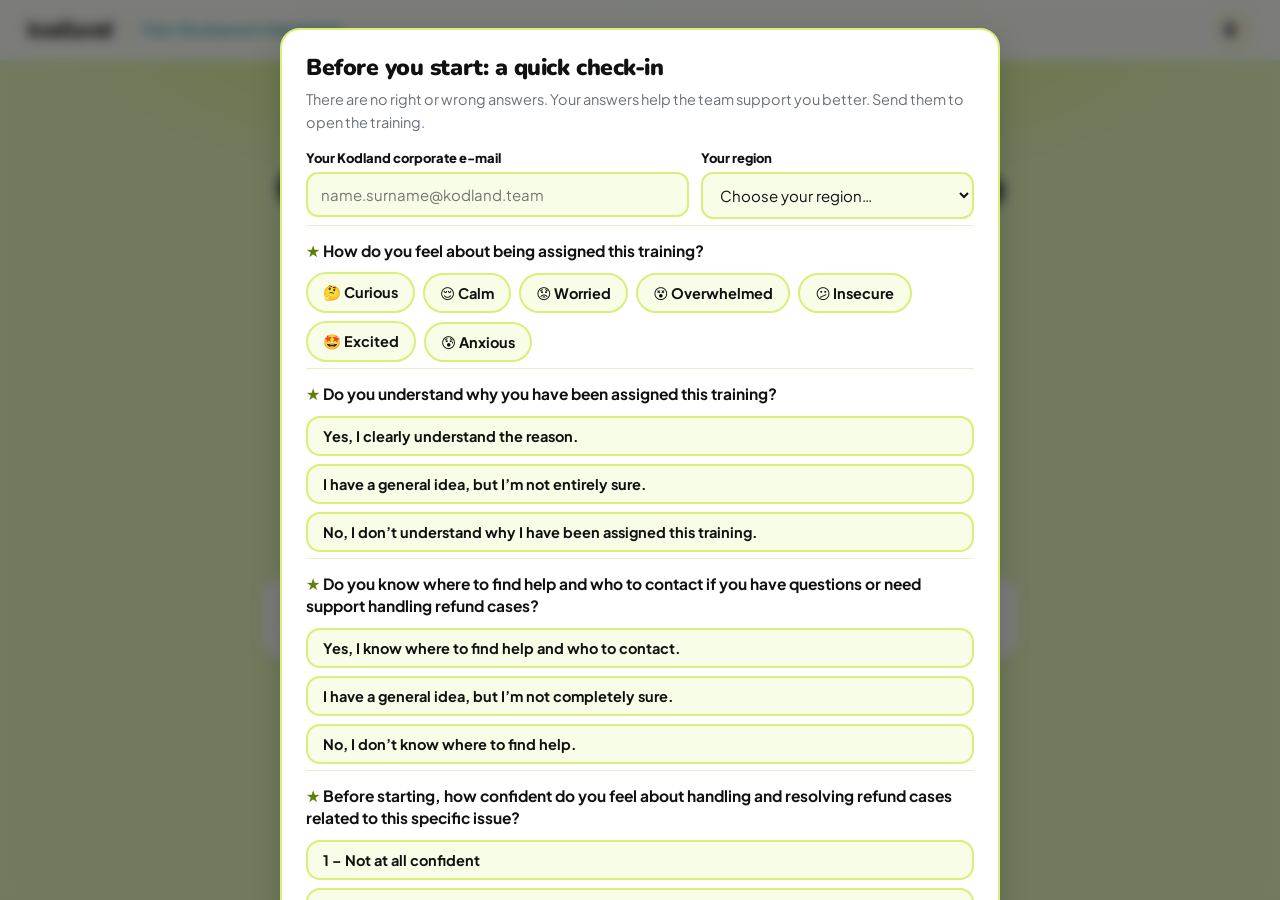
<file: index.html>
<!DOCTYPE html>
<html lang="en">
<head>
<meta charset="UTF-8">
<meta name="viewport" content="width=device-width, initial-scale=1.0">
<title>Mini-Training · Expectations — Kodland Tutor Training</title>
<link rel="preconnect" href="https://fonts.googleapis.com"><link rel="preconnect" href="https://fonts.gstatic.com" crossorigin>
<link href="https://fonts.googleapis.com/css2?family=Baloo+2:wght@600;700;800&family=Inter:wght@400;500;600;700;800&family=Nunito:wght@700;800;900&family=Plus+Jakarta+Sans:wght@400;500;600;700;800&display=swap" rel="stylesheet">
<link rel="stylesheet" href="assets/style.css">
<link rel="stylesheet" href="assets/theme.css">
<style>:root,:root[data-theme="dark"]{--pink:#0E9AA7;--pink-d:#0B7A85;--coral:#0E9AA7;--coral-d:#0B7A85}:root:not([data-theme="dark"]){--pink-l:#DDF1F3}</style>
<script src="assets/td-gate.js" defer></script>
</head>
<body>

<!-- HOME -->
<div id="screen-home" class="screen active">
  <nav class="nav">
    <a class="logo" href="#" onclick="goHome();return false;">
      <span class="logo-mark">kodland</span>
      <span class="logo-div"></span>
      <span class="logo-sub" data-i18n="logoSub"></span>
    </a>
    <div class="nav-r">
      <button class="tbtn" onclick="toggleTheme()">🌓</button>
    </div>
  </nav>
  <div class="hero">
    <div class="hero-inner">
      <div class="eyebrow" data-i18n="heroEyebrow"></div>
      <h1 data-i18n-html="heroTitle"></h1>
      <p data-i18n="heroIntro"></p>
      <div class="hero-art" id="heroArt"></div>
      <div class="hero-cards">
        <div class="hcard"><span class="hc-ic">🧑‍💻</span><div data-i18n-html="heroCard1"></div></div>
        <div class="hcard"><span class="hc-ic">🧪</span><div data-i18n-html="heroCard2"></div></div>
      </div>
      <p class="hero-work" data-i18n="heroWork" style="font-size:14.5px;font-weight:700"></p>
      <button class="start-btn" onclick="goDashboard()" data-i18n="startBtn"></button>
    </div>
  </div>
</div>

<!-- DASHBOARD -->
<div id="screen-path" class="screen">
  <nav class="nav">
    <a class="logo" href="#" onclick="goHome();return false;">
      <span class="logo-mark">kodland</span>
      <span class="logo-div"></span>
      <span class="logo-sub" data-i18n="logoSub"></span>
    </a>
    <div class="nav-r">
      <span id="ntag" style="font-size:13px;color:var(--text-muted);font-weight:700;display:none"></span>
      <button class="tbtn" onclick="devUnlockAll()" data-i18n-title="devTitle" title="">🔓</button>
      <button class="tbtn" onclick="toggleTheme()">🌓</button>
    </div>
  </nav>
  <div class="msec">
    <div class="slbl" data-i18n="pathLabel"></div>
    <div class="pbar"><b id="pbCount">0/6</b><div class="ptrack"><i id="pbFill"></i></div><span data-i18n="pbLabel"></span></div>
    <div class="grid" id="mgrid"></div>
  </div>
</div>

<!-- CONTENT -->
<div id="screen-content" class="screen">
  <nav class="nav">
    <a class="logo" href="#" onclick="goHome();return false;">
      <span class="logo-mark">kodland</span>
      <span class="logo-div"></span>
      <span class="logo-sub" data-i18n="logoSub"></span>
    </a>
    <div class="nav-r">
      <button class="tbtn" onclick="goDashboard()" data-i18n-title="backToPath" title="">🏠</button>
      <button class="tbtn" onclick="toggleTheme()">🌓</button>
    </div>
  </nav>
  <div class="cbody" id="contentBody"></div>
</div>

<!-- RESULTS -->
<div id="screen-results" class="screen">
  <nav class="nav">
    <a class="logo" href="#" onclick="goHome();return false;">
      <span class="logo-mark">kodland</span><span class="logo-div"></span><span class="logo-sub" data-i18n="logoSub"></span>
    </a>
    <div class="nav-r"><button class="tbtn" onclick="toggleTheme()">🌓</button></div>
  </nav>
  <div class="rbody" id="resultsBody"></div>
</div>


<canvas id="confetti"></canvas>

<script>window.PROG_KEY_OVERRIDE='kl-mt-course_expectations-progress'; window.HERO_ART={ill:'report',orbs:['🎯','📚','💬','🛟']};</script>
<script src="assets/content-en.js"></script>
<script src="assets/surveys-v2.js"></script>
<script src="assets/engine.js"></script>
</body>
</html>
</file>
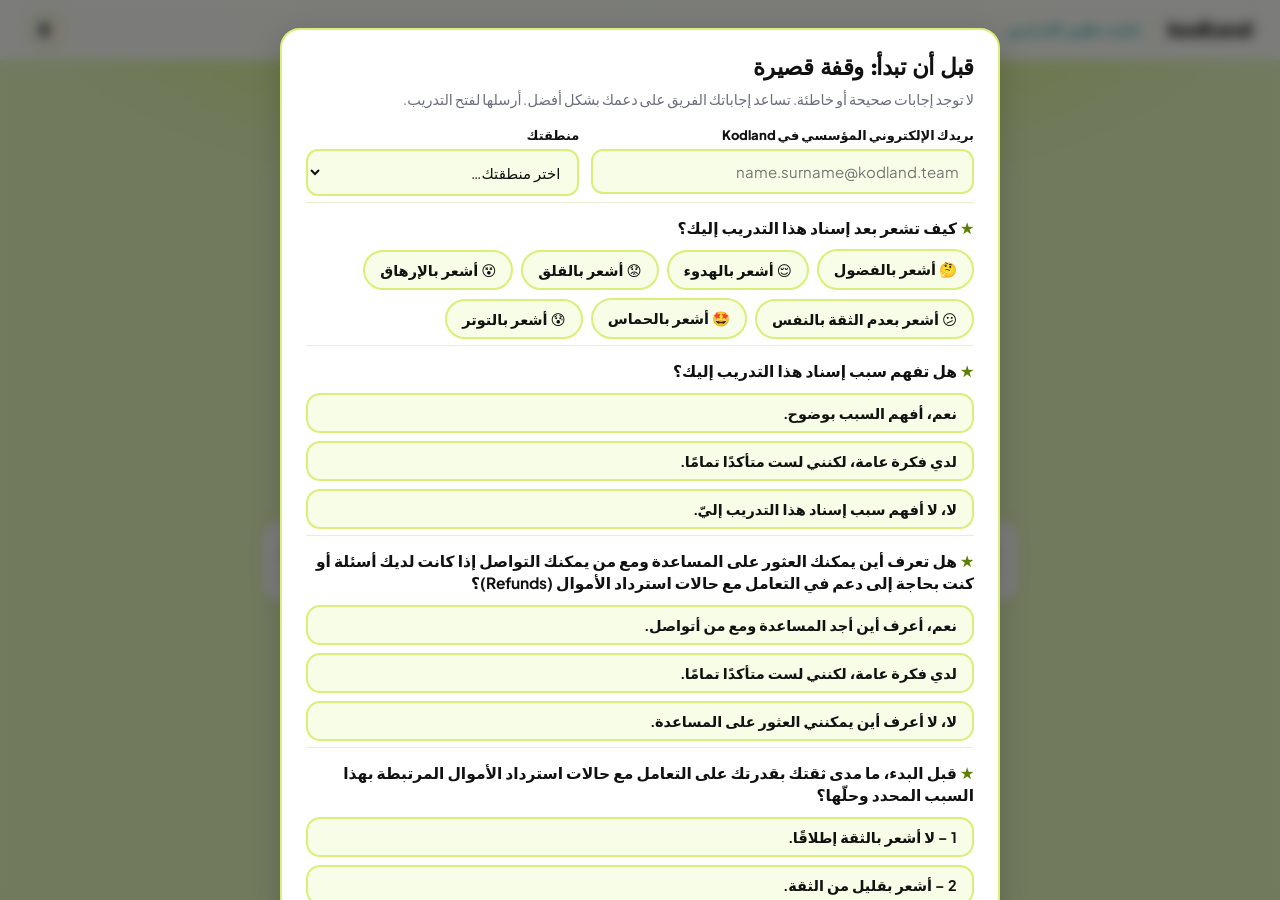
<file: ar.html>
<!DOCTYPE html>
<html lang="ar">
<head>
<meta charset="UTF-8">
<meta name="viewport" content="width=device-width, initial-scale=1.0">
<title>Mini-Training · Expectations — Kodland Tutor Training</title>
<link rel="preconnect" href="https://fonts.googleapis.com"><link rel="preconnect" href="https://fonts.gstatic.com" crossorigin>
<link href="https://fonts.googleapis.com/css2?family=Baloo+2:wght@600;700;800&family=Inter:wght@400;500;600;700;800&family=Nunito:wght@700;800;900&family=Plus+Jakarta+Sans:wght@400;500;600;700;800&display=swap" rel="stylesheet">
<link rel="stylesheet" href="assets/style.css">
<link rel="stylesheet" href="assets/theme.css">
<style>:root,:root[data-theme="dark"]{--pink:#0E9AA7;--pink-d:#0B7A85;--coral:#0E9AA7;--coral-d:#0B7A85}:root:not([data-theme="dark"]){--pink-l:#DDF1F3}</style>
<script src="assets/td-gate.js" defer></script>
</head>
<body>

<!-- HOME -->
<div id="screen-home" class="screen active">
  <nav class="nav">
    <a class="logo" href="#" onclick="goHome();return false;">
      <span class="logo-mark">kodland</span>
      <span class="logo-div"></span>
      <span class="logo-sub" data-i18n="logoSub"></span>
    </a>
    <div class="nav-r">
      <button class="tbtn" onclick="toggleTheme()">🌓</button>
    </div>
  </nav>
  <div class="hero">
    <div class="hero-inner">
      <div class="eyebrow" data-i18n="heroEyebrow"></div>
      <h1 data-i18n-html="heroTitle"></h1>
      <p data-i18n="heroIntro"></p>
      <div class="hero-art" id="heroArt"></div>
      <div class="hero-cards">
        <div class="hcard"><span class="hc-ic">🧑‍💻</span><div data-i18n-html="heroCard1"></div></div>
        <div class="hcard"><span class="hc-ic">🧪</span><div data-i18n-html="heroCard2"></div></div>
      </div>
      <p class="hero-work" data-i18n="heroWork" style="font-size:14.5px;font-weight:700"></p>
      <button class="start-btn" onclick="goDashboard()" data-i18n="startBtn"></button>
    </div>
  </div>
</div>

<!-- DASHBOARD -->
<div id="screen-path" class="screen">
  <nav class="nav">
    <a class="logo" href="#" onclick="goHome();return false;">
      <span class="logo-mark">kodland</span>
      <span class="logo-div"></span>
      <span class="logo-sub" data-i18n="logoSub"></span>
    </a>
    <div class="nav-r">
      <span id="ntag" style="font-size:13px;color:var(--text-muted);font-weight:700;display:none"></span>
      <button class="tbtn" onclick="devUnlockAll()" data-i18n-title="devTitle" title="">🔓</button>
      <button class="tbtn" onclick="toggleTheme()">🌓</button>
    </div>
  </nav>
  <div class="msec">
    <div class="slbl" data-i18n="pathLabel"></div>
    <div class="pbar"><b id="pbCount">0/6</b><div class="ptrack"><i id="pbFill"></i></div><span data-i18n="pbLabel"></span></div>
    <div class="grid" id="mgrid"></div>
  </div>
</div>

<!-- CONTENT -->
<div id="screen-content" class="screen">
  <nav class="nav">
    <a class="logo" href="#" onclick="goHome();return false;">
      <span class="logo-mark">kodland</span>
      <span class="logo-div"></span>
      <span class="logo-sub" data-i18n="logoSub"></span>
    </a>
    <div class="nav-r">
      <button class="tbtn" onclick="goDashboard()" data-i18n-title="backToPath" title="">🏠</button>
      <button class="tbtn" onclick="toggleTheme()">🌓</button>
    </div>
  </nav>
  <div class="cbody" id="contentBody"></div>
</div>

<!-- RESULTS -->
<div id="screen-results" class="screen">
  <nav class="nav">
    <a class="logo" href="#" onclick="goHome();return false;">
      <span class="logo-mark">kodland</span><span class="logo-div"></span><span class="logo-sub" data-i18n="logoSub"></span>
    </a>
    <div class="nav-r"><button class="tbtn" onclick="toggleTheme()">🌓</button></div>
  </nav>
  <div class="rbody" id="resultsBody"></div>
</div>


<canvas id="confetti"></canvas>

<script>window.PROG_KEY_OVERRIDE='kl-mt-course_expectations-progress'; window.HERO_ART={ill:'report',orbs:['🎯','📚','💬','🛟']};</script>
<script src="assets/content-ar.js"></script>
<script src="assets/surveys-v2.js"></script>
<script src="assets/engine.js"></script>
</body>
</html>
</file>
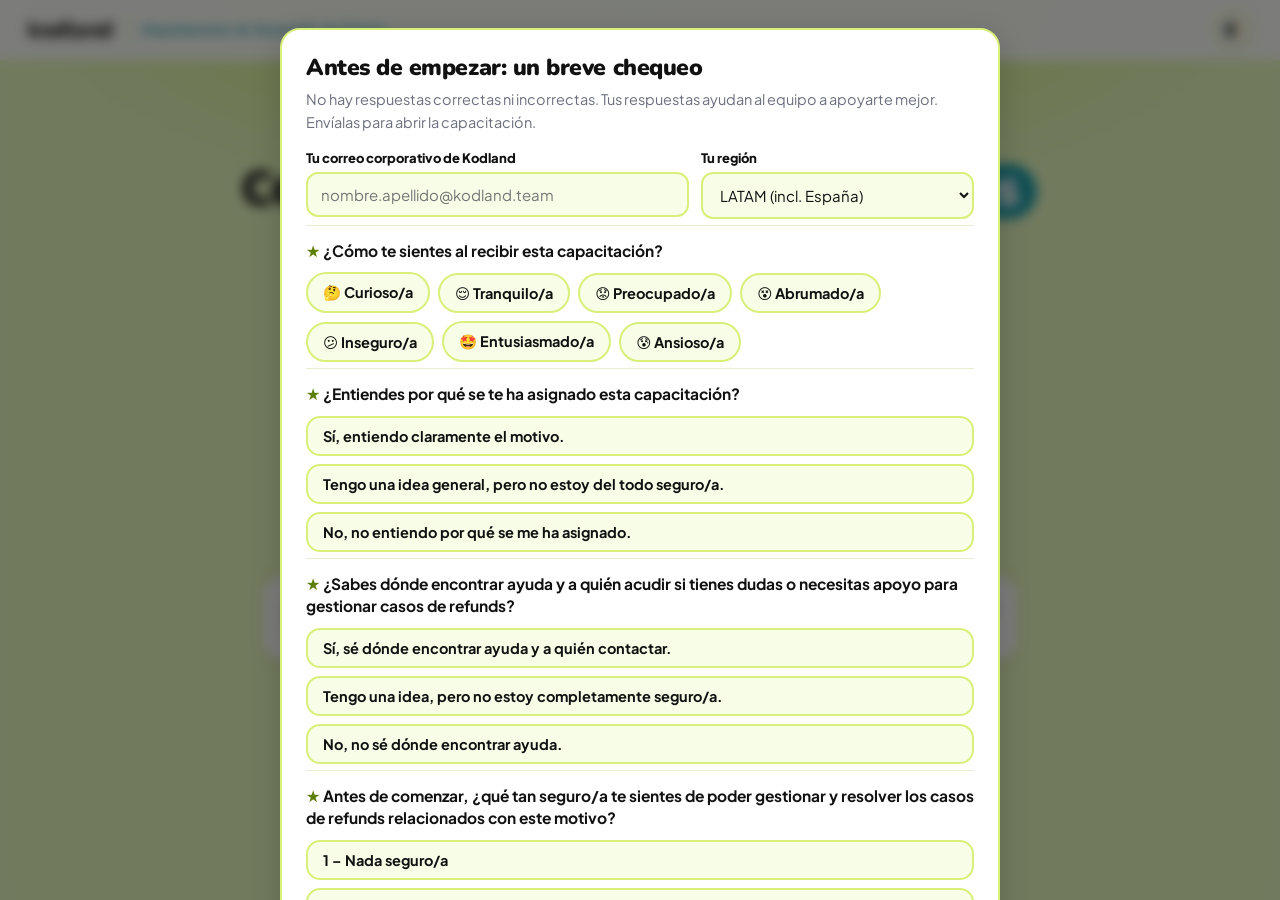
<file: es.html>
<!DOCTYPE html>
<html lang="es">
<head>
<meta charset="UTF-8">
<meta name="viewport" content="width=device-width, initial-scale=1.0">
<title>Mini-Training · Expectations — Kodland Tutor Training</title>
<link rel="preconnect" href="https://fonts.googleapis.com"><link rel="preconnect" href="https://fonts.gstatic.com" crossorigin>
<link href="https://fonts.googleapis.com/css2?family=Baloo+2:wght@600;700;800&family=Inter:wght@400;500;600;700;800&family=Nunito:wght@700;800;900&family=Plus+Jakarta+Sans:wght@400;500;600;700;800&display=swap" rel="stylesheet">
<link rel="stylesheet" href="assets/style.css">
<link rel="stylesheet" href="assets/theme.css">
<style>:root,:root[data-theme="dark"]{--pink:#0E9AA7;--pink-d:#0B7A85;--coral:#0E9AA7;--coral-d:#0B7A85}:root:not([data-theme="dark"]){--pink-l:#DDF1F3}</style>
<script src="assets/td-gate.js" defer></script>
</head>
<body>

<!-- HOME -->
<div id="screen-home" class="screen active">
  <nav class="nav">
    <a class="logo" href="#" onclick="goHome();return false;">
      <span class="logo-mark">kodland</span>
      <span class="logo-div"></span>
      <span class="logo-sub" data-i18n="logoSub"></span>
    </a>
    <div class="nav-r">
      <button class="tbtn" onclick="toggleTheme()">🌓</button>
    </div>
  </nav>
  <div class="hero">
    <div class="hero-inner">
      <div class="eyebrow" data-i18n="heroEyebrow"></div>
      <h1 data-i18n-html="heroTitle"></h1>
      <p data-i18n="heroIntro"></p>
      <div class="hero-art" id="heroArt"></div>
      <div class="hero-cards">
        <div class="hcard"><span class="hc-ic">🧑‍💻</span><div data-i18n-html="heroCard1"></div></div>
        <div class="hcard"><span class="hc-ic">🧪</span><div data-i18n-html="heroCard2"></div></div>
      </div>
      <p class="hero-work" data-i18n="heroWork" style="font-size:14.5px;font-weight:700"></p>
      <button class="start-btn" onclick="goDashboard()" data-i18n="startBtn"></button>
    </div>
  </div>
</div>

<!-- DASHBOARD -->
<div id="screen-path" class="screen">
  <nav class="nav">
    <a class="logo" href="#" onclick="goHome();return false;">
      <span class="logo-mark">kodland</span>
      <span class="logo-div"></span>
      <span class="logo-sub" data-i18n="logoSub"></span>
    </a>
    <div class="nav-r">
      <span id="ntag" style="font-size:13px;color:var(--text-muted);font-weight:700;display:none"></span>
      <button class="tbtn" onclick="devUnlockAll()" data-i18n-title="devTitle" title="">🔓</button>
      <button class="tbtn" onclick="toggleTheme()">🌓</button>
    </div>
  </nav>
  <div class="msec">
    <div class="slbl" data-i18n="pathLabel"></div>
    <div class="pbar"><b id="pbCount">0/6</b><div class="ptrack"><i id="pbFill"></i></div><span data-i18n="pbLabel"></span></div>
    <div class="grid" id="mgrid"></div>
  </div>
</div>

<!-- CONTENT -->
<div id="screen-content" class="screen">
  <nav class="nav">
    <a class="logo" href="#" onclick="goHome();return false;">
      <span class="logo-mark">kodland</span>
      <span class="logo-div"></span>
      <span class="logo-sub" data-i18n="logoSub"></span>
    </a>
    <div class="nav-r">
      <button class="tbtn" onclick="goDashboard()" data-i18n-title="backToPath" title="">🏠</button>
      <button class="tbtn" onclick="toggleTheme()">🌓</button>
    </div>
  </nav>
  <div class="cbody" id="contentBody"></div>
</div>

<!-- RESULTS -->
<div id="screen-results" class="screen">
  <nav class="nav">
    <a class="logo" href="#" onclick="goHome();return false;">
      <span class="logo-mark">kodland</span><span class="logo-div"></span><span class="logo-sub" data-i18n="logoSub"></span>
    </a>
    <div class="nav-r"><button class="tbtn" onclick="toggleTheme()">🌓</button></div>
  </nav>
  <div class="rbody" id="resultsBody"></div>
</div>


<canvas id="confetti"></canvas>

<script>window.PROG_KEY_OVERRIDE='kl-mt-course_expectations-progress'; window.HERO_ART={ill:'report',orbs:['🎯','📚','💬','🛟']};</script>
<script src="assets/content-es.js"></script>
<script src="assets/surveys-v2.js"></script>
<script src="assets/engine.js"></script>
</body>
</html>
</file>
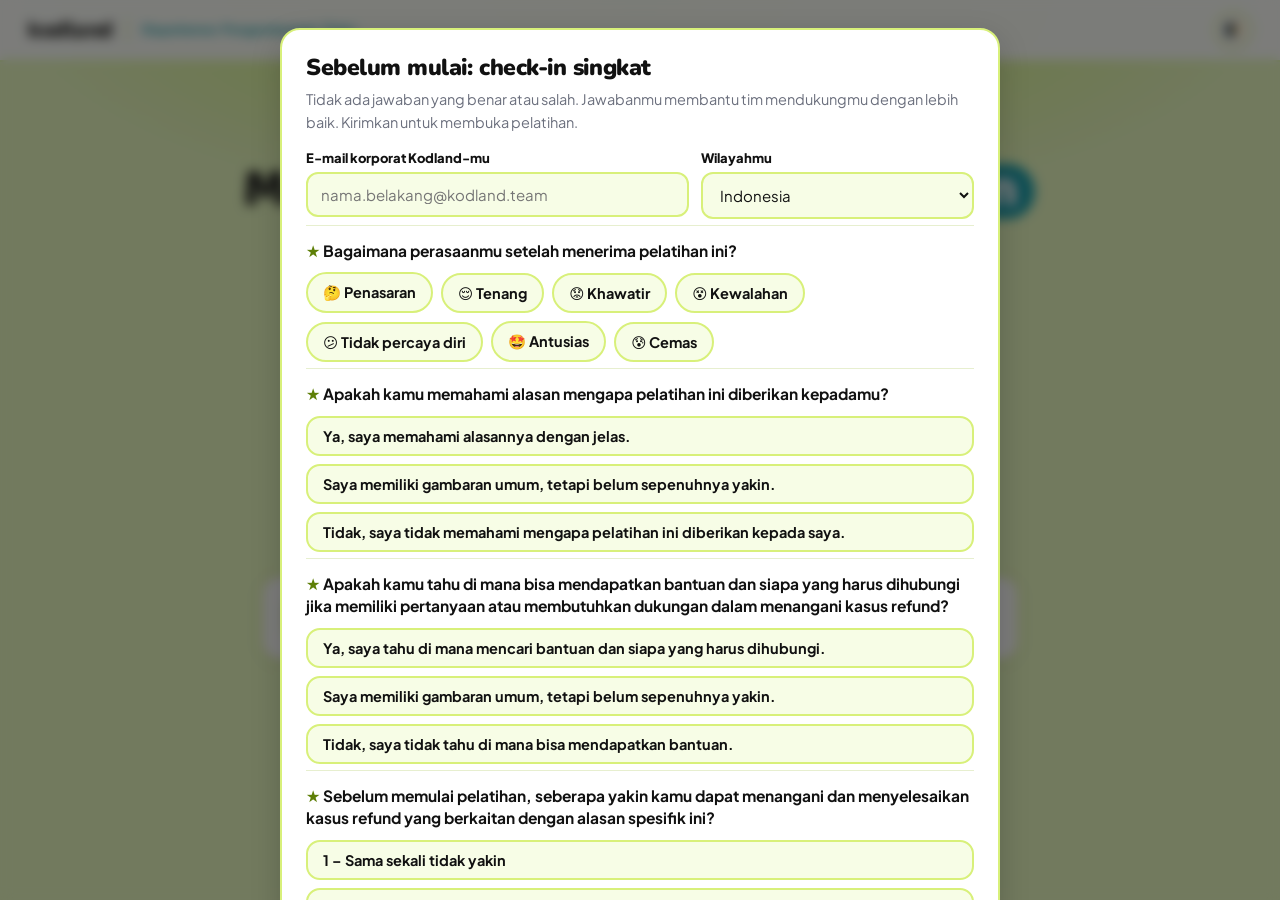
<file: id.html>
<!DOCTYPE html>
<html lang="id">
<head>
<meta charset="UTF-8">
<meta name="viewport" content="width=device-width, initial-scale=1.0">
<title>Mini-Training · Expectations — Kodland Tutor Training</title>
<link rel="preconnect" href="https://fonts.googleapis.com"><link rel="preconnect" href="https://fonts.gstatic.com" crossorigin>
<link href="https://fonts.googleapis.com/css2?family=Baloo+2:wght@600;700;800&family=Inter:wght@400;500;600;700;800&family=Nunito:wght@700;800;900&family=Plus+Jakarta+Sans:wght@400;500;600;700;800&display=swap" rel="stylesheet">
<link rel="stylesheet" href="assets/style.css">
<link rel="stylesheet" href="assets/theme.css">
<style>:root,:root[data-theme="dark"]{--pink:#0E9AA7;--pink-d:#0B7A85;--coral:#0E9AA7;--coral-d:#0B7A85}:root:not([data-theme="dark"]){--pink-l:#DDF1F3}</style>
<script src="assets/td-gate.js" defer></script>
</head>
<body>

<!-- HOME -->
<div id="screen-home" class="screen active">
  <nav class="nav">
    <a class="logo" href="#" onclick="goHome();return false;">
      <span class="logo-mark">kodland</span>
      <span class="logo-div"></span>
      <span class="logo-sub" data-i18n="logoSub"></span>
    </a>
    <div class="nav-r">
      <button class="tbtn" onclick="toggleTheme()">🌓</button>
    </div>
  </nav>
  <div class="hero">
    <div class="hero-inner">
      <div class="eyebrow" data-i18n="heroEyebrow"></div>
      <h1 data-i18n-html="heroTitle"></h1>
      <p data-i18n="heroIntro"></p>
      <div class="hero-art" id="heroArt"></div>
      <div class="hero-cards">
        <div class="hcard"><span class="hc-ic">🧑‍💻</span><div data-i18n-html="heroCard1"></div></div>
        <div class="hcard"><span class="hc-ic">🧪</span><div data-i18n-html="heroCard2"></div></div>
      </div>
      <p class="hero-work" data-i18n="heroWork" style="font-size:14.5px;font-weight:700"></p>
      <button class="start-btn" onclick="goDashboard()" data-i18n="startBtn"></button>
    </div>
  </div>
</div>

<!-- DASHBOARD -->
<div id="screen-path" class="screen">
  <nav class="nav">
    <a class="logo" href="#" onclick="goHome();return false;">
      <span class="logo-mark">kodland</span>
      <span class="logo-div"></span>
      <span class="logo-sub" data-i18n="logoSub"></span>
    </a>
    <div class="nav-r">
      <span id="ntag" style="font-size:13px;color:var(--text-muted);font-weight:700;display:none"></span>
      <button class="tbtn" onclick="devUnlockAll()" data-i18n-title="devTitle" title="">🔓</button>
      <button class="tbtn" onclick="toggleTheme()">🌓</button>
    </div>
  </nav>
  <div class="msec">
    <div class="slbl" data-i18n="pathLabel"></div>
    <div class="pbar"><b id="pbCount">0/6</b><div class="ptrack"><i id="pbFill"></i></div><span data-i18n="pbLabel"></span></div>
    <div class="grid" id="mgrid"></div>
  </div>
</div>

<!-- CONTENT -->
<div id="screen-content" class="screen">
  <nav class="nav">
    <a class="logo" href="#" onclick="goHome();return false;">
      <span class="logo-mark">kodland</span>
      <span class="logo-div"></span>
      <span class="logo-sub" data-i18n="logoSub"></span>
    </a>
    <div class="nav-r">
      <button class="tbtn" onclick="goDashboard()" data-i18n-title="backToPath" title="">🏠</button>
      <button class="tbtn" onclick="toggleTheme()">🌓</button>
    </div>
  </nav>
  <div class="cbody" id="contentBody"></div>
</div>

<!-- RESULTS -->
<div id="screen-results" class="screen">
  <nav class="nav">
    <a class="logo" href="#" onclick="goHome();return false;">
      <span class="logo-mark">kodland</span><span class="logo-div"></span><span class="logo-sub" data-i18n="logoSub"></span>
    </a>
    <div class="nav-r"><button class="tbtn" onclick="toggleTheme()">🌓</button></div>
  </nav>
  <div class="rbody" id="resultsBody"></div>
</div>


<canvas id="confetti"></canvas>

<script>window.PROG_KEY_OVERRIDE='kl-mt-course_expectations-progress'; window.HERO_ART={ill:'report',orbs:['🎯','📚','💬','🛟']};</script>
<script src="assets/content-id.js"></script>
<script src="assets/surveys-v2.js"></script>
<script src="assets/engine.js"></script>
</body>
</html>
</file>
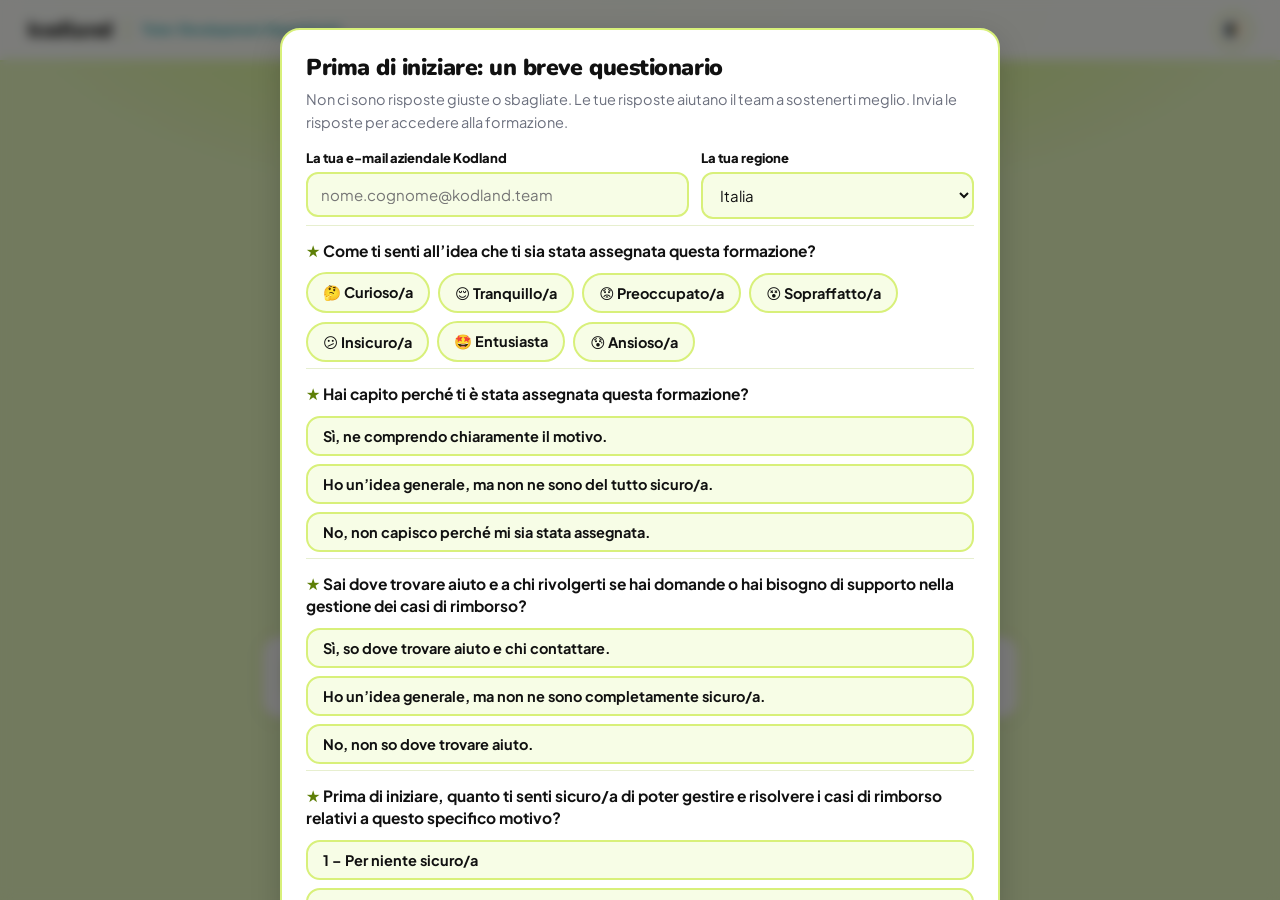
<file: it.html>
<!DOCTYPE html>
<html lang="it">
<head>
<meta charset="UTF-8">
<meta name="viewport" content="width=device-width, initial-scale=1.0">
<title>Mini-Training · Expectations — Kodland Tutor Training</title>
<link rel="preconnect" href="https://fonts.googleapis.com"><link rel="preconnect" href="https://fonts.gstatic.com" crossorigin>
<link href="https://fonts.googleapis.com/css2?family=Baloo+2:wght@600;700;800&family=Inter:wght@400;500;600;700;800&family=Nunito:wght@700;800;900&family=Plus+Jakarta+Sans:wght@400;500;600;700;800&display=swap" rel="stylesheet">
<link rel="stylesheet" href="assets/style.css">
<link rel="stylesheet" href="assets/theme.css">
<style>:root,:root[data-theme="dark"]{--pink:#0E9AA7;--pink-d:#0B7A85;--coral:#0E9AA7;--coral-d:#0B7A85}:root:not([data-theme="dark"]){--pink-l:#DDF1F3}</style>
<script src="assets/td-gate.js" defer></script>
</head>
<body>

<!-- HOME -->
<div id="screen-home" class="screen active">
  <nav class="nav">
    <a class="logo" href="#" onclick="goHome();return false;">
      <span class="logo-mark">kodland</span>
      <span class="logo-div"></span>
      <span class="logo-sub" data-i18n="logoSub"></span>
    </a>
    <div class="nav-r">
      <button class="tbtn" onclick="toggleTheme()">🌓</button>
    </div>
  </nav>
  <div class="hero">
    <div class="hero-inner">
      <div class="eyebrow" data-i18n="heroEyebrow"></div>
      <h1 data-i18n-html="heroTitle"></h1>
      <p data-i18n="heroIntro"></p>
      <div class="hero-art" id="heroArt"></div>
      <div class="hero-cards">
        <div class="hcard"><span class="hc-ic">🧑‍💻</span><div data-i18n-html="heroCard1"></div></div>
        <div class="hcard"><span class="hc-ic">🧪</span><div data-i18n-html="heroCard2"></div></div>
      </div>
      <p class="hero-work" data-i18n="heroWork" style="font-size:14.5px;font-weight:700"></p>
      <button class="start-btn" onclick="goDashboard()" data-i18n="startBtn"></button>
    </div>
  </div>
</div>

<!-- DASHBOARD -->
<div id="screen-path" class="screen">
  <nav class="nav">
    <a class="logo" href="#" onclick="goHome();return false;">
      <span class="logo-mark">kodland</span>
      <span class="logo-div"></span>
      <span class="logo-sub" data-i18n="logoSub"></span>
    </a>
    <div class="nav-r">
      <span id="ntag" style="font-size:13px;color:var(--text-muted);font-weight:700;display:none"></span>
      <button class="tbtn" onclick="devUnlockAll()" data-i18n-title="devTitle" title="">🔓</button>
      <button class="tbtn" onclick="toggleTheme()">🌓</button>
    </div>
  </nav>
  <div class="msec">
    <div class="slbl" data-i18n="pathLabel"></div>
    <div class="pbar"><b id="pbCount">0/6</b><div class="ptrack"><i id="pbFill"></i></div><span data-i18n="pbLabel"></span></div>
    <div class="grid" id="mgrid"></div>
  </div>
</div>

<!-- CONTENT -->
<div id="screen-content" class="screen">
  <nav class="nav">
    <a class="logo" href="#" onclick="goHome();return false;">
      <span class="logo-mark">kodland</span>
      <span class="logo-div"></span>
      <span class="logo-sub" data-i18n="logoSub"></span>
    </a>
    <div class="nav-r">
      <button class="tbtn" onclick="goDashboard()" data-i18n-title="backToPath" title="">🏠</button>
      <button class="tbtn" onclick="toggleTheme()">🌓</button>
    </div>
  </nav>
  <div class="cbody" id="contentBody"></div>
</div>

<!-- RESULTS -->
<div id="screen-results" class="screen">
  <nav class="nav">
    <a class="logo" href="#" onclick="goHome();return false;">
      <span class="logo-mark">kodland</span><span class="logo-div"></span><span class="logo-sub" data-i18n="logoSub"></span>
    </a>
    <div class="nav-r"><button class="tbtn" onclick="toggleTheme()">🌓</button></div>
  </nav>
  <div class="rbody" id="resultsBody"></div>
</div>


<canvas id="confetti"></canvas>

<script>window.PROG_KEY_OVERRIDE='kl-mt-course_expectations-progress'; window.HERO_ART={ill:'report',orbs:['🎯','📚','💬','🛟']};</script>
<script src="assets/content-it.js"></script>
<script src="assets/surveys-v2.js"></script>
<script src="assets/engine.js"></script>
</body>
</html>
</file>
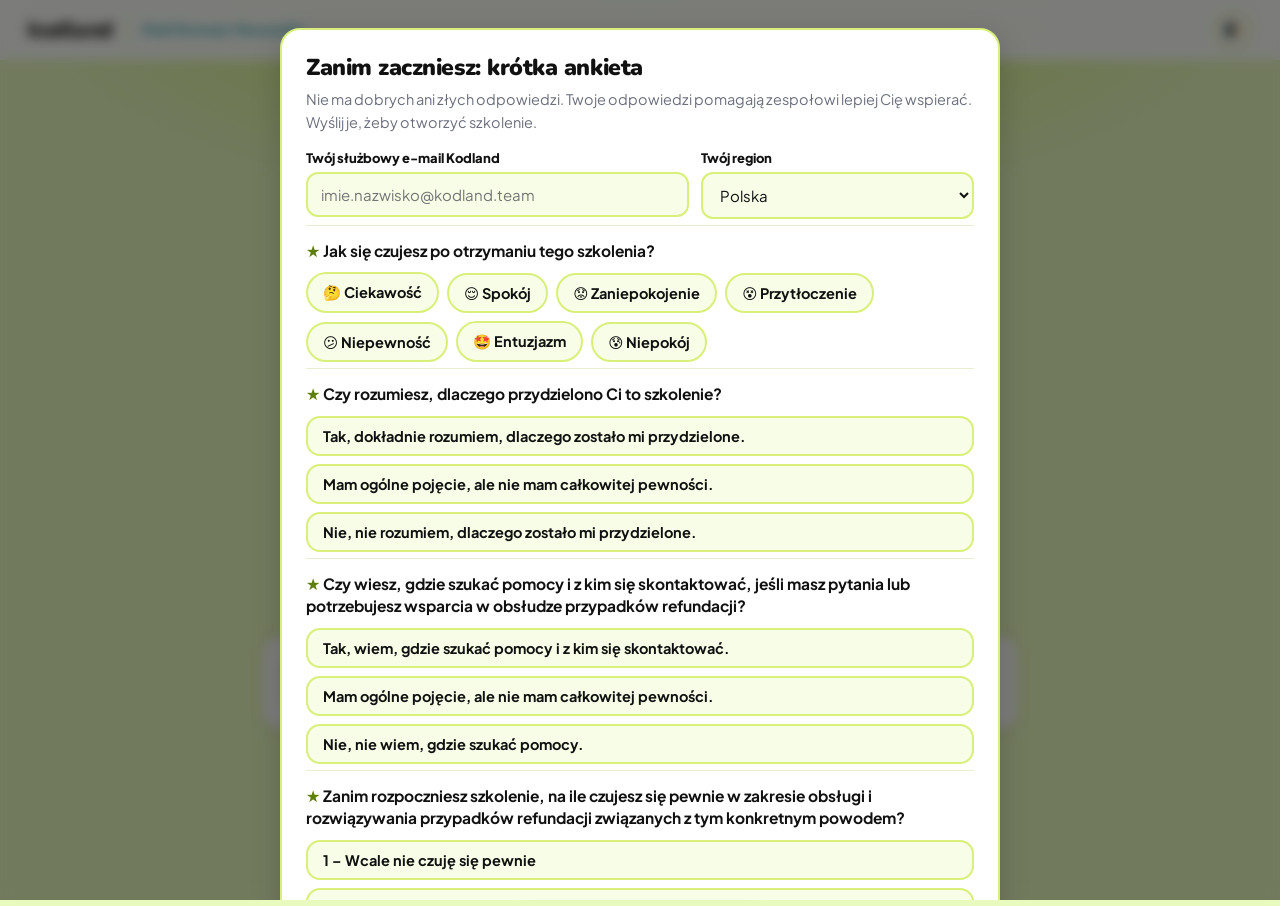
<file: pl.html>
<!DOCTYPE html>
<html lang="pl">
<head>
<meta charset="UTF-8">
<meta name="viewport" content="width=device-width, initial-scale=1.0">
<title>Mini-Training · Expectations — Kodland Tutor Training</title>
<link rel="preconnect" href="https://fonts.googleapis.com"><link rel="preconnect" href="https://fonts.gstatic.com" crossorigin>
<link href="https://fonts.googleapis.com/css2?family=Baloo+2:wght@600;700;800&family=Inter:wght@400;500;600;700;800&family=Nunito:wght@700;800;900&family=Plus+Jakarta+Sans:wght@400;500;600;700;800&display=swap" rel="stylesheet">
<link rel="stylesheet" href="assets/style.css">
<link rel="stylesheet" href="assets/theme.css">
<style>:root,:root[data-theme="dark"]{--pink:#0E9AA7;--pink-d:#0B7A85;--coral:#0E9AA7;--coral-d:#0B7A85}:root:not([data-theme="dark"]){--pink-l:#DDF1F3}</style>
<script src="assets/td-gate.js" defer></script>
</head>
<body>

<!-- HOME -->
<div id="screen-home" class="screen active">
  <nav class="nav">
    <a class="logo" href="#" onclick="goHome();return false;">
      <span class="logo-mark">kodland</span>
      <span class="logo-div"></span>
      <span class="logo-sub" data-i18n="logoSub"></span>
    </a>
    <div class="nav-r">
      <button class="tbtn" onclick="toggleTheme()">🌓</button>
    </div>
  </nav>
  <div class="hero">
    <div class="hero-inner">
      <div class="eyebrow" data-i18n="heroEyebrow"></div>
      <h1 data-i18n-html="heroTitle"></h1>
      <p data-i18n="heroIntro"></p>
      <div class="hero-art" id="heroArt"></div>
      <div class="hero-cards">
        <div class="hcard"><span class="hc-ic">🧑‍💻</span><div data-i18n-html="heroCard1"></div></div>
        <div class="hcard"><span class="hc-ic">🧪</span><div data-i18n-html="heroCard2"></div></div>
      </div>
      <p class="hero-work" data-i18n="heroWork" style="font-size:14.5px;font-weight:700"></p>
      <button class="start-btn" onclick="goDashboard()" data-i18n="startBtn"></button>
    </div>
  </div>
</div>

<!-- DASHBOARD -->
<div id="screen-path" class="screen">
  <nav class="nav">
    <a class="logo" href="#" onclick="goHome();return false;">
      <span class="logo-mark">kodland</span>
      <span class="logo-div"></span>
      <span class="logo-sub" data-i18n="logoSub"></span>
    </a>
    <div class="nav-r">
      <span id="ntag" style="font-size:13px;color:var(--text-muted);font-weight:700;display:none"></span>
      <button class="tbtn" onclick="devUnlockAll()" data-i18n-title="devTitle" title="">🔓</button>
      <button class="tbtn" onclick="toggleTheme()">🌓</button>
    </div>
  </nav>
  <div class="msec">
    <div class="slbl" data-i18n="pathLabel"></div>
    <div class="pbar"><b id="pbCount">0/6</b><div class="ptrack"><i id="pbFill"></i></div><span data-i18n="pbLabel"></span></div>
    <div class="grid" id="mgrid"></div>
  </div>
</div>

<!-- CONTENT -->
<div id="screen-content" class="screen">
  <nav class="nav">
    <a class="logo" href="#" onclick="goHome();return false;">
      <span class="logo-mark">kodland</span>
      <span class="logo-div"></span>
      <span class="logo-sub" data-i18n="logoSub"></span>
    </a>
    <div class="nav-r">
      <button class="tbtn" onclick="goDashboard()" data-i18n-title="backToPath" title="">🏠</button>
      <button class="tbtn" onclick="toggleTheme()">🌓</button>
    </div>
  </nav>
  <div class="cbody" id="contentBody"></div>
</div>

<!-- RESULTS -->
<div id="screen-results" class="screen">
  <nav class="nav">
    <a class="logo" href="#" onclick="goHome();return false;">
      <span class="logo-mark">kodland</span><span class="logo-div"></span><span class="logo-sub" data-i18n="logoSub"></span>
    </a>
    <div class="nav-r"><button class="tbtn" onclick="toggleTheme()">🌓</button></div>
  </nav>
  <div class="rbody" id="resultsBody"></div>
</div>


<canvas id="confetti"></canvas>

<script>window.PROG_KEY_OVERRIDE='kl-mt-course_expectations-progress'; window.HERO_ART={ill:'report',orbs:['🎯','📚','💬','🛟']};</script>
<script src="assets/content-pl.js"></script>
<script src="assets/surveys-v2.js"></script>
<script src="assets/engine.js"></script>
</body>
</html>
</file>
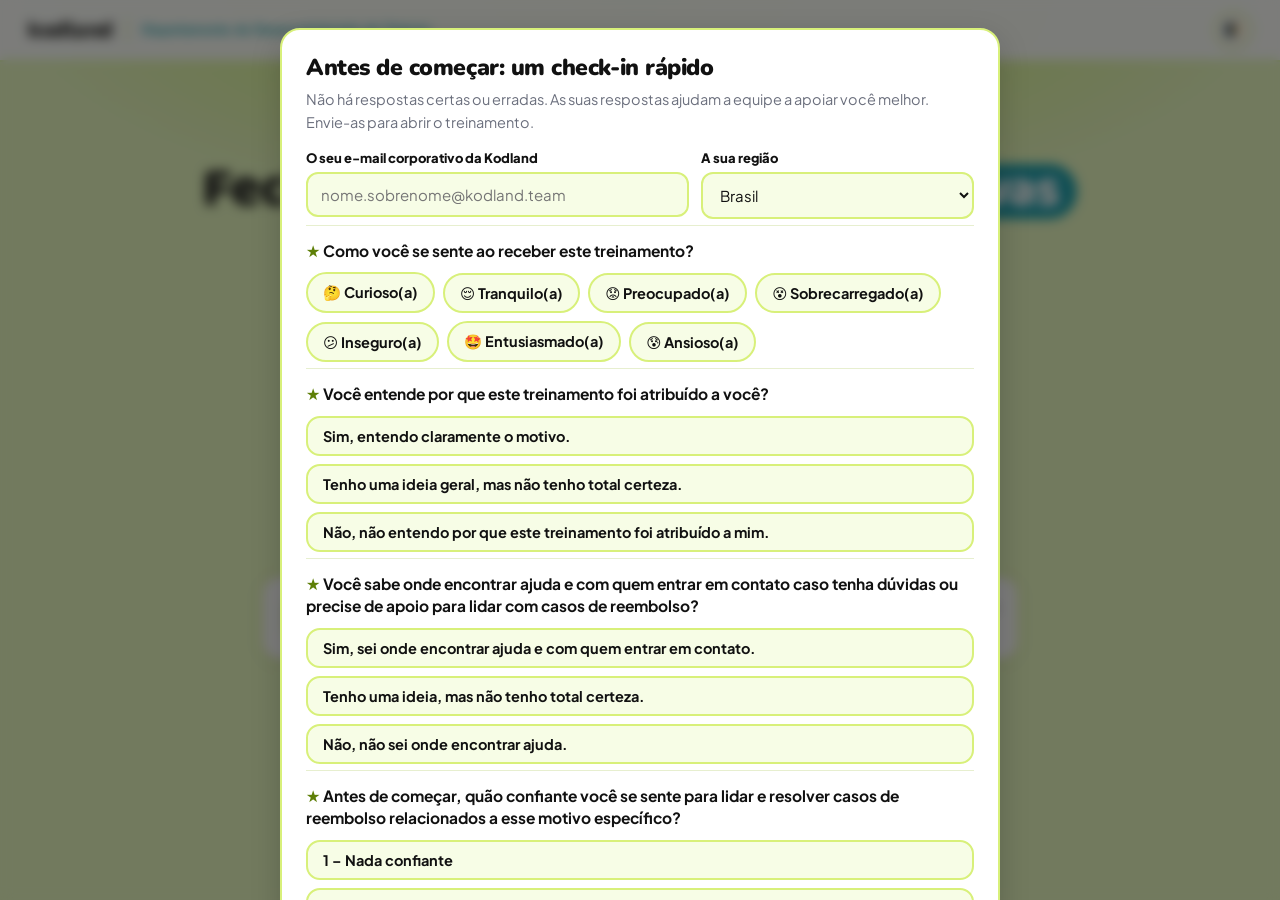
<file: pt.html>
<!DOCTYPE html>
<html lang="pt">
<head>
<meta charset="UTF-8">
<meta name="viewport" content="width=device-width, initial-scale=1.0">
<title>Mini-Training · Expectations — Kodland Tutor Training</title>
<link rel="preconnect" href="https://fonts.googleapis.com"><link rel="preconnect" href="https://fonts.gstatic.com" crossorigin>
<link href="https://fonts.googleapis.com/css2?family=Baloo+2:wght@600;700;800&family=Inter:wght@400;500;600;700;800&family=Nunito:wght@700;800;900&family=Plus+Jakarta+Sans:wght@400;500;600;700;800&display=swap" rel="stylesheet">
<link rel="stylesheet" href="assets/style.css">
<link rel="stylesheet" href="assets/theme.css">
<style>:root,:root[data-theme="dark"]{--pink:#0E9AA7;--pink-d:#0B7A85;--coral:#0E9AA7;--coral-d:#0B7A85}:root:not([data-theme="dark"]){--pink-l:#DDF1F3}</style>
<script src="assets/td-gate.js" defer></script>
</head>
<body>

<!-- HOME -->
<div id="screen-home" class="screen active">
  <nav class="nav">
    <a class="logo" href="#" onclick="goHome();return false;">
      <span class="logo-mark">kodland</span>
      <span class="logo-div"></span>
      <span class="logo-sub" data-i18n="logoSub"></span>
    </a>
    <div class="nav-r">
      <button class="tbtn" onclick="toggleTheme()">🌓</button>
    </div>
  </nav>
  <div class="hero">
    <div class="hero-inner">
      <div class="eyebrow" data-i18n="heroEyebrow"></div>
      <h1 data-i18n-html="heroTitle"></h1>
      <p data-i18n="heroIntro"></p>
      <div class="hero-art" id="heroArt"></div>
      <div class="hero-cards">
        <div class="hcard"><span class="hc-ic">🧑‍💻</span><div data-i18n-html="heroCard1"></div></div>
        <div class="hcard"><span class="hc-ic">🧪</span><div data-i18n-html="heroCard2"></div></div>
      </div>
      <p class="hero-work" data-i18n="heroWork" style="font-size:14.5px;font-weight:700"></p>
      <button class="start-btn" onclick="goDashboard()" data-i18n="startBtn"></button>
    </div>
  </div>
</div>

<!-- DASHBOARD -->
<div id="screen-path" class="screen">
  <nav class="nav">
    <a class="logo" href="#" onclick="goHome();return false;">
      <span class="logo-mark">kodland</span>
      <span class="logo-div"></span>
      <span class="logo-sub" data-i18n="logoSub"></span>
    </a>
    <div class="nav-r">
      <span id="ntag" style="font-size:13px;color:var(--text-muted);font-weight:700;display:none"></span>
      <button class="tbtn" onclick="devUnlockAll()" data-i18n-title="devTitle" title="">🔓</button>
      <button class="tbtn" onclick="toggleTheme()">🌓</button>
    </div>
  </nav>
  <div class="msec">
    <div class="slbl" data-i18n="pathLabel"></div>
    <div class="pbar"><b id="pbCount">0/6</b><div class="ptrack"><i id="pbFill"></i></div><span data-i18n="pbLabel"></span></div>
    <div class="grid" id="mgrid"></div>
  </div>
</div>

<!-- CONTENT -->
<div id="screen-content" class="screen">
  <nav class="nav">
    <a class="logo" href="#" onclick="goHome();return false;">
      <span class="logo-mark">kodland</span>
      <span class="logo-div"></span>
      <span class="logo-sub" data-i18n="logoSub"></span>
    </a>
    <div class="nav-r">
      <button class="tbtn" onclick="goDashboard()" data-i18n-title="backToPath" title="">🏠</button>
      <button class="tbtn" onclick="toggleTheme()">🌓</button>
    </div>
  </nav>
  <div class="cbody" id="contentBody"></div>
</div>

<!-- RESULTS -->
<div id="screen-results" class="screen">
  <nav class="nav">
    <a class="logo" href="#" onclick="goHome();return false;">
      <span class="logo-mark">kodland</span><span class="logo-div"></span><span class="logo-sub" data-i18n="logoSub"></span>
    </a>
    <div class="nav-r"><button class="tbtn" onclick="toggleTheme()">🌓</button></div>
  </nav>
  <div class="rbody" id="resultsBody"></div>
</div>


<canvas id="confetti"></canvas>

<script>window.PROG_KEY_OVERRIDE='kl-mt-course_expectations-progress'; window.HERO_ART={ill:'report',orbs:['🎯','📚','💬','🛟']};</script>
<script src="assets/content-pt.js"></script>
<script src="assets/surveys-v2.js"></script>
<script src="assets/engine.js"></script>
</body>
</html>
</file>
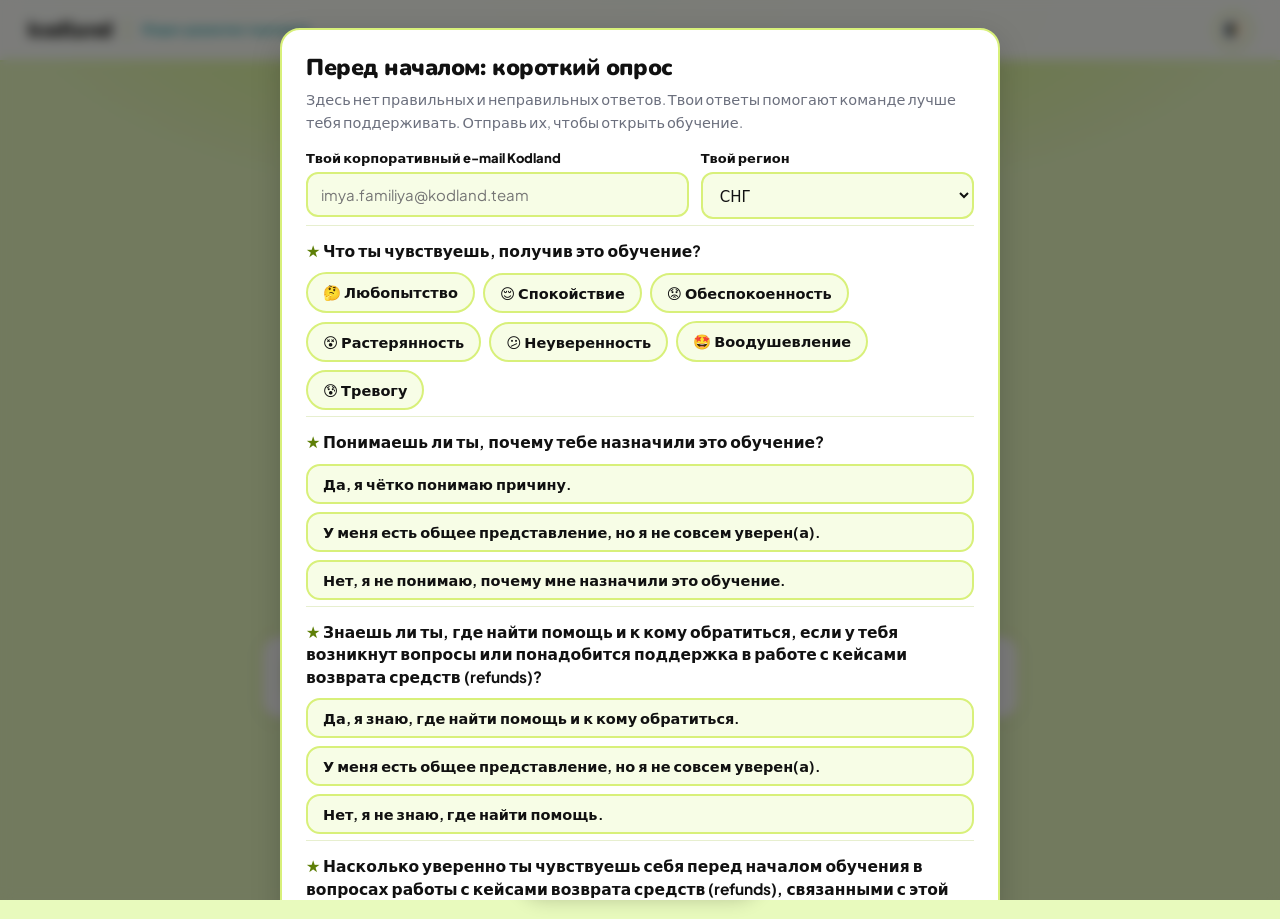
<file: ru.html>
<!DOCTYPE html>
<html lang="ru">
<head>
<meta charset="UTF-8">
<meta name="viewport" content="width=device-width, initial-scale=1.0">
<title>Mini-Training · Expectations — Kodland Tutor Training</title>
<link rel="preconnect" href="https://fonts.googleapis.com"><link rel="preconnect" href="https://fonts.gstatic.com" crossorigin>
<link href="https://fonts.googleapis.com/css2?family=Baloo+2:wght@600;700;800&family=Inter:wght@400;500;600;700;800&family=Nunito:wght@700;800;900&family=Plus+Jakarta+Sans:wght@400;500;600;700;800&display=swap" rel="stylesheet">
<link rel="stylesheet" href="assets/style.css">
<link rel="stylesheet" href="assets/theme.css">
<style>:root,:root[data-theme="dark"]{--pink:#0E9AA7;--pink-d:#0B7A85;--coral:#0E9AA7;--coral-d:#0B7A85}:root:not([data-theme="dark"]){--pink-l:#DDF1F3}</style>
<script src="assets/td-gate.js" defer></script>
</head>
<body>

<!-- HOME -->
<div id="screen-home" class="screen active">
  <nav class="nav">
    <a class="logo" href="#" onclick="goHome();return false;">
      <span class="logo-mark">kodland</span>
      <span class="logo-div"></span>
      <span class="logo-sub" data-i18n="logoSub"></span>
    </a>
    <div class="nav-r">
      <button class="tbtn" onclick="toggleTheme()">🌓</button>
    </div>
  </nav>
  <div class="hero">
    <div class="hero-inner">
      <div class="eyebrow" data-i18n="heroEyebrow"></div>
      <h1 data-i18n-html="heroTitle"></h1>
      <p data-i18n="heroIntro"></p>
      <div class="hero-art" id="heroArt"></div>
      <div class="hero-cards">
        <div class="hcard"><span class="hc-ic">🧑‍💻</span><div data-i18n-html="heroCard1"></div></div>
        <div class="hcard"><span class="hc-ic">🧪</span><div data-i18n-html="heroCard2"></div></div>
      </div>
      <p class="hero-work" data-i18n="heroWork" style="font-size:14.5px;font-weight:700"></p>
      <button class="start-btn" onclick="goDashboard()" data-i18n="startBtn"></button>
    </div>
  </div>
</div>

<!-- DASHBOARD -->
<div id="screen-path" class="screen">
  <nav class="nav">
    <a class="logo" href="#" onclick="goHome();return false;">
      <span class="logo-mark">kodland</span>
      <span class="logo-div"></span>
      <span class="logo-sub" data-i18n="logoSub"></span>
    </a>
    <div class="nav-r">
      <span id="ntag" style="font-size:13px;color:var(--text-muted);font-weight:700;display:none"></span>
      <button class="tbtn" onclick="devUnlockAll()" data-i18n-title="devTitle" title="">🔓</button>
      <button class="tbtn" onclick="toggleTheme()">🌓</button>
    </div>
  </nav>
  <div class="msec">
    <div class="slbl" data-i18n="pathLabel"></div>
    <div class="pbar"><b id="pbCount">0/6</b><div class="ptrack"><i id="pbFill"></i></div><span data-i18n="pbLabel"></span></div>
    <div class="grid" id="mgrid"></div>
  </div>
</div>

<!-- CONTENT -->
<div id="screen-content" class="screen">
  <nav class="nav">
    <a class="logo" href="#" onclick="goHome();return false;">
      <span class="logo-mark">kodland</span>
      <span class="logo-div"></span>
      <span class="logo-sub" data-i18n="logoSub"></span>
    </a>
    <div class="nav-r">
      <button class="tbtn" onclick="goDashboard()" data-i18n-title="backToPath" title="">🏠</button>
      <button class="tbtn" onclick="toggleTheme()">🌓</button>
    </div>
  </nav>
  <div class="cbody" id="contentBody"></div>
</div>

<!-- RESULTS -->
<div id="screen-results" class="screen">
  <nav class="nav">
    <a class="logo" href="#" onclick="goHome();return false;">
      <span class="logo-mark">kodland</span><span class="logo-div"></span><span class="logo-sub" data-i18n="logoSub"></span>
    </a>
    <div class="nav-r"><button class="tbtn" onclick="toggleTheme()">🌓</button></div>
  </nav>
  <div class="rbody" id="resultsBody"></div>
</div>


<canvas id="confetti"></canvas>

<script>window.PROG_KEY_OVERRIDE='kl-mt-course_expectations-progress'; window.HERO_ART={ill:'report',orbs:['🎯','📚','💬','🛟']};</script>
<script src="assets/content-ru.js"></script>
<script src="assets/surveys-v2.js"></script>
<script src="assets/engine.js"></script>
</body>
</html>
</file>
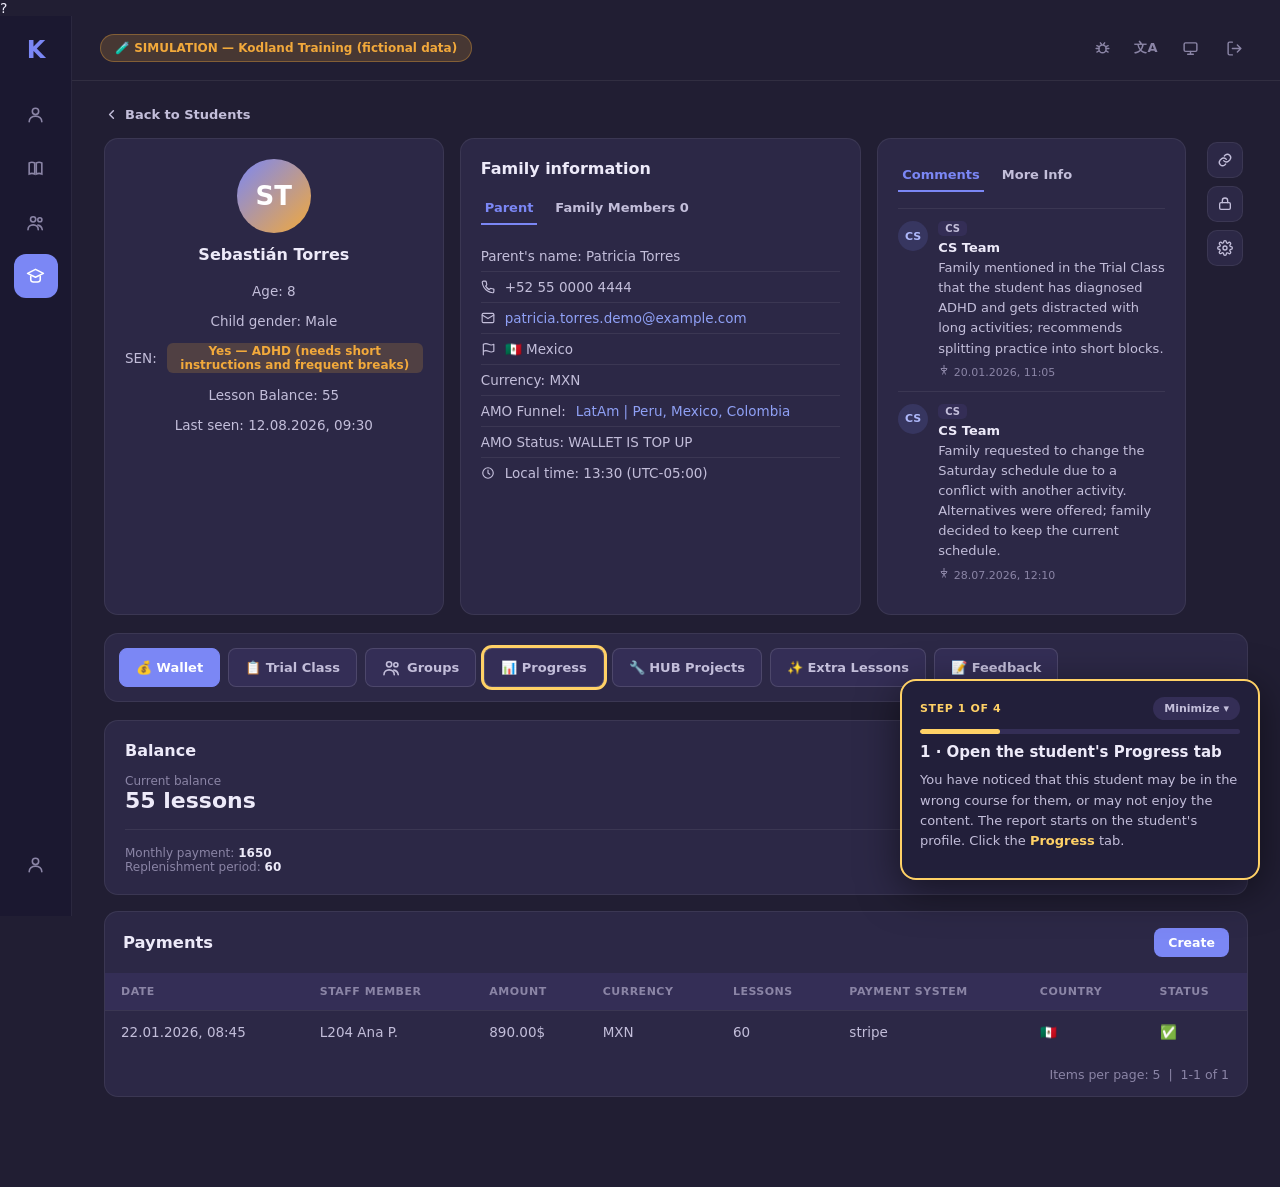
<file: Simulacion_BO_Evaluate.html>
?<!DOCTYPE html>
<html lang="en">
<head>
<meta charset="UTF-8">
<meta name="viewport" content="width=device-width, initial-scale=1.0">
<title>BO Simulation — Kodland Training</title>
<style>
:root{
  --bg:#211E33; --sidebar:#1B1830; --card:#2C2846; --card2:#342E56; --card3:#3A3460;
  --border:rgba(255,255,255,.07); --border2:rgba(255,255,255,.12);
  --text:#EDEAF9; --text2:#C3BEDA; --muted:#8B85A6;
  --accent:#7B87F5; --accent-d:#6067D8; --accent-bg:rgba(123,135,245,.15);
  --green:#34D399; --green-bg:rgba(52,211,153,.15);
  --orange:#F2A93B; --orange-bg:rgba(242,169,59,.18);
  --red:#F2716D; --red-bg:rgba(242,113,109,.15); --grey-bg:#413A66; --grey-t:#B4AFC9;
  --yellow:#F2D93B; --yellow-bg:rgba(242,217,59,.18);
  --r:14px; --rs:8px;
}
*{box-sizing:border-box;margin:0;padding:0}
body{background:var(--bg);color:var(--text);font-family:'Segoe UI',Inter,system-ui,sans-serif;min-height:100vh;font-size:14px}
button{font-family:inherit;cursor:pointer}
a{color:#8FA0F5;text-decoration:none;cursor:pointer}
a:hover{text-decoration:underline}
textarea,select,input{font-family:inherit}
.app{display:flex;min-height:100vh}
/* SIDEBAR */
.sidebar{width:72px;background:var(--sidebar);display:flex;flex-direction:column;align-items:center;padding:20px 0;flex-shrink:0;border-right:1px solid var(--border);position:sticky;top:0;height:100vh}
.side-logo{font-size:24px;font-weight:800;color:var(--accent);margin-bottom:28px;letter-spacing:-1px}
.side-icon{width:44px;height:44px;border-radius:12px;background:transparent;border:none;color:var(--muted);display:flex;align-items:center;justify-content:center;margin-bottom:10px;transition:all .15s;position:relative}
.side-icon:hover{background:var(--card2);color:var(--text)}
.side-icon.active{background:var(--accent);color:#fff}
.tour-hl{box-shadow:0 0 0 3px #FFD166 !important;animation:pulse 1.4s infinite;position:relative;z-index:30}
.side-icon.tour-hl::after{content:'';position:absolute;inset:-5px;border-radius:16px;border:2px solid #FFD166;box-shadow:0 0 0 4px rgba(255,209,102,.25);animation:pulse 1.4s infinite}
.mod-expand.tour-hl{border-radius:8px !important;box-shadow:0 0 0 3px #FFD166,0 0 0 7px rgba(255,209,102,.3) !important}
.tour-card.pos-left{right:auto;left:20px}
.side-bottom{margin-top:auto}
@keyframes pulse{0%,100%{opacity:1}50%{opacity:.5}}
/* MAIN */
.main{flex:1;display:flex;flex-direction:column;min-width:0}
.topbar{display:flex;align-items:center;justify-content:space-between;padding:14px 28px;border-bottom:1px solid var(--border)}
.sim-badge{background:var(--orange-bg);color:var(--orange);font-weight:700;font-size:12px;padding:6px 14px;border-radius:999px;border:1px solid rgba(242,169,59,.35)}
.topbar-right{display:flex;gap:8px}
.ticon{width:36px;height:36px;border-radius:10px;background:transparent;border:none;color:var(--muted);display:flex;align-items:center;justify-content:center}
.ticon:hover{background:var(--card2);color:var(--text)}
.content{flex:1;padding:26px 32px 90px;overflow-x:hidden}
h1.pagetitle{font-size:26px;font-weight:700;margin-bottom:18px}
/* CARDS / GRID */
.row3{display:grid;grid-template-columns:1.1fr 1.3fr 1fr;gap:16px;margin-bottom:18px;position:relative}
.row3-student{display:grid;grid-template-columns:1.1fr 1.3fr 1fr 46px;gap:16px;margin-bottom:18px}
.row2{display:grid;grid-template-columns:1fr 1fr;gap:16px;margin-bottom:18px}
@media(max-width:980px){.row3,.row2{grid-template-columns:1fr}.row3-student{grid-template-columns:1fr}}
.card{background:var(--card);border:1px solid var(--border);border-radius:var(--r);padding:20px}
.card h3{font-size:16px;font-weight:700;margin-bottom:14px;display:flex;align-items:center;gap:8px;justify-content:space-between;flex-wrap:wrap}
.profile-name{font-size:19px;font-weight:700;display:flex;align-items:center;gap:10px;margin-bottom:14px}
.field{display:flex;align-items:center;gap:10px;padding:7px 0;font-size:13.5px;color:var(--text2);border-bottom:1px solid var(--border)}
.field:last-child{border-bottom:none}
.field .ic{color:var(--muted);flex-shrink:0}
.tag-row{display:flex;flex-wrap:wrap;gap:8px;margin-top:12px}
.tag{background:var(--card2);border:1px solid var(--border2);color:var(--text2);font-size:12px;font-weight:600;padding:5px 12px;border-radius:999px}
.course-item{padding:12px 14px;background:var(--card2);border-radius:10px;margin-bottom:10px;font-size:13.5px;color:var(--text2)}
.course-item:last-child{margin-bottom:0}
.avail-banner{display:flex;align-items:center;gap:10px;background:var(--orange-bg);border:1px solid rgba(242,169,59,.3);border-radius:10px;padding:10px 14px;margin-bottom:14px}
.avail-banner .warn{color:var(--orange)}
.btn{border:none;border-radius:8px;padding:7px 14px;font-size:12.5px;font-weight:700;cursor:pointer}
.btn-orange{background:#8A6A2E;color:#FFE1A8}
.btn-green{background:#1E5A45;color:#7FE8BE}
.btn-accent{background:var(--accent);color:#fff}
.btn-accent:hover{background:var(--accent-d)}
.btn-ghost{background:transparent;border:1px solid var(--border2);color:var(--text2)}
.availrow{display:flex;justify-content:space-between;padding:6px 0;font-size:13.5px}
.availrow .day{color:var(--text2)}
.availrow .val{color:var(--muted);font-style:italic}
.availrow .val.set{background:var(--accent-bg);color:#AEB8FA;font-style:normal;padding:2px 10px;border-radius:999px;font-size:12px;font-weight:600}
/* TABS */
.tabs{display:flex;gap:6px;margin-bottom:18px;border-bottom:1px solid var(--border);flex-wrap:wrap}
.tab{padding:10px 18px;background:transparent;border:none;color:var(--text2);font-weight:700;font-size:13.5px;border-radius:8px 8px 0 0;position:relative;top:1px;display:flex;align-items:center;gap:6px}
.tab.active{background:var(--accent);color:#fff;border-radius:8px}
.subtabs{display:flex;gap:14px;margin-bottom:16px;flex-wrap:wrap}
.subtabs a.stlink{color:var(--text2);font-weight:700;font-size:13px;padding:8px 4px;border-bottom:2px solid transparent}
.subtabs a.stlink.active{color:var(--accent);border-color:var(--accent)}
/* TABLE */
.tablewrap{background:var(--card);border:1px solid var(--border);border-radius:var(--r);overflow:hidden;position:relative}
.tbl-toolbar{display:flex;gap:12px;padding:16px 18px;flex-wrap:wrap;align-items:center}
.tbl-input,.tbl-select{background:var(--card2);border:1px solid var(--border2);color:var(--text);padding:9px 12px;border-radius:8px;font-size:13px;min-width:160px}
table{width:100%;border-collapse:collapse}
thead th{text-align:left;font-size:11px;letter-spacing:.5px;text-transform:uppercase;color:var(--muted);padding:12px 16px;background:var(--card2);white-space:nowrap}
tbody td{padding:13px 16px;font-size:13.5px;color:var(--text2);border-top:1px solid var(--border);vertical-align:top}
tbody tr:hover{background:rgba(255,255,255,.02)}
tbody tr.clickable{cursor:pointer}
.pill{display:inline-block;padding:3px 12px;border-radius:999px;font-size:11.5px;font-weight:700}
.pill-green{background:var(--green-bg);color:var(--green)}
.pill-blue{background:var(--accent-bg);color:#AEB8FA}
.pill-grey{background:var(--grey-bg);color:var(--grey-t)}
.pill-orange{background:var(--orange-bg);color:var(--orange)}
.pill-red{background:var(--red-bg);color:var(--red)}
.pill-yellow{background:var(--yellow-bg);color:var(--yellow)}
.pill-pale{background:var(--card2);color:var(--muted);border:1px dashed var(--border2)}
.pill-click{cursor:pointer}
.pill-click:hover{filter:brightness(1.15)}
.progress-legend-ic{width:22px;height:22px;border-radius:50%;background:var(--card2);border:1px solid var(--border2);color:var(--text2);font-weight:800;font-size:12px;display:inline-flex;align-items:center;justify-content:center;cursor:pointer;margin-left:8px}
.progress-legend-ic:hover{background:var(--card3);color:#fff}
.legend-row{display:flex;align-items:center;gap:10px;padding:6px 0;font-size:13px;color:var(--text2)}
.legend-dot{width:14px;height:14px;border-radius:50%;flex-shrink:0}
/* OVAL PROGRESS/CHECK PILLS (match real BO) */
.oval-pill-wrap{display:flex;flex-direction:column;align-items:center;gap:4px}
.oval-pill-lbl{font-size:10.5px;color:var(--muted);font-weight:700}
.oval-pill{display:inline-flex;align-items:center;justify-content:center;gap:4px;min-width:64px;height:32px;padding:0 12px;border-radius:999px;font-size:12px;font-weight:800;white-space:nowrap}
.oval-pill.oval-click{cursor:pointer}
.oval-pill.oval-click:hover{filter:brightness(1.15)}
.oval-green{background:var(--green);color:#0b2a1f}
.oval-orange{background:var(--orange);color:#2a2205}
.oval-red{background:var(--red);color:#fff}
.oval-yellow{background:var(--yellow);color:#2a2205}
.oval-grey{background:var(--grey-bg);color:var(--grey-t)}
.oval-blue{background:var(--accent);color:#fff}
.oval-pale{background:#E9E7F5;color:#4A4570;border:1px solid rgba(255,255,255,.1)}
.progress-grid{margin-top:16px}
.progress-mod-row{display:flex;align-items:center;gap:18px;padding:14px 0;border-top:1px solid var(--border);flex-wrap:wrap}
.progress-mod-row:first-child{border-top:none}
.progress-mod-name{width:30px;font-weight:800;font-size:14px;color:var(--text2);flex-shrink:0}
.progress-mod-pills{display:flex;gap:14px;flex-wrap:wrap;flex:1}
.progress-mod-total{min-width:60px;text-align:right;font-size:13px;color:var(--text2);font-weight:700;flex-shrink:0}
/* FLOATING INLINE POPUP (attendance / lesson records) */
.floating-popup{position:fixed;z-index:900;background:var(--card);border:1px solid var(--border2);border-radius:12px;padding:10px;box-shadow:0 12px 34px rgba(0,0,0,.55);display:none}
.floating-popup .fp-row{display:flex;gap:6px}
.floating-popup button{border:none;border-radius:999px;padding:7px 13px;font-size:11.5px;font-weight:800;cursor:pointer;white-space:nowrap}
.floating-popup button:hover{filter:brightness(1.1)}
.floating-popup .fp-info{font-size:12.5px;color:var(--text2);display:flex;align-items:center;gap:14px;white-space:nowrap}
/* TOGGLE SWITCH */
.toggle-switch{position:relative;display:inline-block;width:36px;height:20px;flex-shrink:0}
.toggle-switch input{opacity:0;width:0;height:0}
.toggle-slider{position:absolute;cursor:pointer;inset:0;background:var(--card2);border:1px solid var(--border2);border-radius:999px;transition:.2s}
.toggle-slider::before{content:'';position:absolute;height:14px;width:14px;left:2px;top:2px;background:#fff;border-radius:50%;transition:.2s}
.toggle-switch input:checked + .toggle-slider{background:var(--accent);border-color:var(--accent)}
.toggle-switch input:checked + .toggle-slider::before{transform:translateX(16px)}
/* GROUP STUDENTS/CHECK TABLE (module-grouped columns) */
.grp-students-table{width:100%;border-collapse:collapse}
.grp-students-table th{text-align:left;padding:8px 10px;font-size:11.5px;color:var(--muted);font-weight:700;white-space:nowrap}
.grp-students-table .mod-header-row th{color:var(--text2);font-size:13px;font-weight:800;border-bottom:none;padding-bottom:2px}
.grp-students-table td{padding:10px;vertical-align:top;border-top:1px solid var(--border)}
.grp-student-cell b{display:block;font-size:13.5px}
.grp-student-cell span{font-size:11.5px;color:var(--muted)}
.grp-student-badges{display:flex;gap:6px;margin-top:6px;flex-wrap:wrap}
.grp-sqbtn{width:32px;height:32px;border-radius:8px;background:transparent;border:1px solid var(--accent);color:var(--accent);display:flex;align-items:center;justify-content:center;cursor:pointer;margin-bottom:6px}
.grp-sqbtn:hover{background:var(--accent);color:#fff}
/* GROUP DETAIL */
.grp-header{display:grid;grid-template-columns:1.5fr 1fr;gap:16px;margin-bottom:18px}
@media(max-width:900px){.grp-header{grid-template-columns:1fr}}
.grp-info-cols{display:grid;grid-template-columns:1fr 1fr;gap:0 24px;margin-top:14px}
.grp-info-row{display:flex;justify-content:space-between;gap:10px;padding:7px 0;font-size:13px;color:var(--text2);border-bottom:1px solid var(--border)}
.grp-info-row b{color:var(--text);font-weight:700}
.grp-stat{display:inline-flex;align-items:center;gap:5px;background:var(--card2);border:1px solid var(--border2);border-radius:999px;padding:4px 12px;font-size:12px;color:var(--text2);font-weight:700}
.grp-comment-empty{color:var(--muted);font-size:13px;text-align:center;padding:30px 0}
.grp-icbtn{width:30px;height:30px;border-radius:8px;background:var(--card2);border:1px solid var(--border2);color:var(--text2);display:inline-flex;align-items:center;justify-content:center;cursor:pointer;font-size:14px}
.grp-icbtn:hover{background:var(--card3);color:#fff}
.grp-addbtn{width:30px;height:30px;border-radius:8px;background:var(--accent);color:#fff;border:none;font-size:18px;font-weight:800;cursor:pointer;line-height:1}
.grp-students-row{display:flex;align-items:center;gap:14px;padding:14px 16px;border-top:1px solid var(--border);flex-wrap:wrap}
.grp-student-name{min-width:190px}
.grp-student-name b{display:block;font-size:13.5px}
.grp-student-name span{font-size:11.5px;color:var(--muted)}
.check-legend{display:flex;flex-wrap:wrap;gap:14px;padding:12px 16px;font-size:12px;color:var(--text2);border-bottom:1px solid var(--border)}
.check-legend span{display:inline-flex;align-items:center;gap:5px}
.check-dot{width:10px;height:10px;border-radius:50%;display:inline-block}
.tbl-foot{display:flex;justify-content:flex-end;align-items:center;gap:14px;padding:14px 18px;font-size:12.5px;color:var(--muted)}
.filterbtn{position:absolute;top:16px;right:18px;width:36px;height:36px;border-radius:50%;background:var(--accent);color:#fff;border:none;display:flex;align-items:center;justify-content:center}
.empty-row td{text-align:center;color:var(--muted);padding:26px;font-style:italic}
/* SCHEDULE */
.sched-nav{display:flex;justify-content:center;align-items:center;gap:14px;margin-bottom:6px}
.sched-range{text-align:center;color:var(--accent);font-size:12.5px;margin-bottom:16px}
.arrowbtn{width:34px;height:34px;border-radius:50%;border:1px solid var(--border2);background:transparent;color:var(--accent);display:flex;align-items:center;justify-content:center}
.gridcal{display:grid;grid-template-columns:70px repeat(7,1fr);border-top:1px solid var(--border);border-left:1px solid var(--border)}
.gridcal .hd{padding:10px 6px;text-align:center;font-size:12px;font-weight:700;color:var(--text2);border-right:1px solid var(--border);border-bottom:1px solid var(--border);background:var(--card2)}
.gridcal .hourlbl{padding:4px 8px;font-size:11px;color:var(--muted);border-right:1px solid var(--border);border-bottom:1px solid var(--border);height:52px}
.gridcal .cell{border-right:1px solid var(--border);border-bottom:1px solid var(--border);height:52px;position:relative}
.evt{position:absolute;inset:2px;border-radius:8px;padding:5px 7px;font-size:10.5px;font-weight:700;line-height:1.3;overflow:hidden;cursor:pointer}
.evt.avail{background:rgba(52,211,153,.18);color:#7FE8BE;border:1px solid rgba(52,211,153,.35)}
.evt.lesson{background:var(--accent);color:#fff}
.evt.lesson:hover{background:var(--accent-d)}
/* RATING + INFO TOOLTIP */
.badge-status{display:inline-block;padding:4px 14px;border-radius:999px;font-size:12px;font-weight:700}
.ratrow{display:flex;align-items:center;justify-content:space-between;padding:11px 0;border-top:1px solid var(--border)}
.ratrow:first-of-type{border-top:none}
.ratrow .lbl{color:var(--text2);font-size:13.5px;display:flex;align-items:center;gap:6px}
.ratrow .num{display:flex;align-items:center;gap:12px}
.ratrow .num b{font-size:14px}
.retperiod{background:var(--card2);border-radius:10px;padding:16px;text-align:center}
.retperiod .t{font-weight:700;font-size:13.5px;margin-bottom:8px;display:flex;align-items:center;justify-content:center;gap:6px}
.retperiod .v{font-size:20px;font-weight:800;margin-bottom:6px}
.info-wrap{position:relative;display:inline-flex;cursor:help}
.info-ic{width:15px;height:15px;border-radius:50%;background:var(--card3);color:var(--muted);font-size:10px;display:flex;align-items:center;justify-content:center;font-weight:800}
.info-pop{display:none;position:absolute;left:0;top:22px;background:#fff;color:#2a2540;border-radius:8px;padding:11px 14px;font-size:12px;font-weight:600;line-height:1.7;box-shadow:0 8px 24px rgba(0,0,0,.4);white-space:normal;width:230px;z-index:80;text-align:left}
.info-wrap:hover .info-pop{display:block}
.info-pop .def{display:block;font-weight:700;color:#413A66;margin-bottom:6px;border-bottom:1px solid #eee;padding-bottom:6px}
/* STUDENT DETAIL */
.avatar-circle{width:74px;height:74px;border-radius:50%;background:linear-gradient(135deg,#7B87F5,#F2A93B);display:flex;align-items:center;justify-content:center;font-size:26px;font-weight:800;color:#fff;margin:0 auto 12px}
.comment{display:flex;gap:10px;padding:12px 0;border-top:1px solid var(--border)}
.comment:first-child{border-top:none}
.cavatar{width:30px;height:30px;border-radius:50%;background:var(--accent-bg);color:#AEB8FA;font-size:11px;font-weight:800;display:flex;align-items:center;justify-content:center;flex-shrink:0}
.croletag{font-size:10px;font-weight:800;background:var(--card2);color:var(--text2);padding:2px 7px;border-radius:5px;margin-bottom:4px;display:inline-block}
.cname{font-weight:700;font-size:13px;margin-bottom:3px}
.ctext{font-size:13px;color:var(--text2);line-height:1.55}
.ctime{font-size:11px;color:var(--muted);margin-top:5px}
.senflag{background:var(--orange-bg);color:var(--orange);font-weight:700;padding:1px 8px;border-radius:6px;font-size:12px}
.detail-tabs{display:flex;gap:8px;flex-wrap:wrap;background:var(--card);border:1px solid var(--border);border-radius:var(--r);padding:14px;margin-bottom:18px}
.dtab{padding:9px 16px;border-radius:8px;border:1px solid var(--border2);background:var(--card2);color:var(--text2);font-weight:700;font-size:13px;display:flex;align-items:center;gap:6px}
.dtab.active{background:var(--accent);color:#fff;border-color:var(--accent)}
.balance-box{display:flex;align-items:center;justify-content:space-between;flex-wrap:wrap;gap:14px}
.balance-num{font-size:22px;font-weight:800}
.toggle{width:42px;height:24px;background:var(--accent);border-radius:999px;position:relative;display:inline-block}
.toggle::after{content:'';position:absolute;right:3px;top:3px;width:18px;height:18px;border-radius:50%;background:#fff}
.autopay-row{display:flex;justify-content:space-between;align-items:center;margin-top:16px;padding-top:16px;border-top:1px solid var(--border);flex-wrap:wrap;gap:10px}
.backlink{display:inline-flex;align-items:center;gap:6px;color:var(--text2);font-size:13px;font-weight:700;margin-bottom:16px}
.side-actions{display:flex;flex-direction:column;gap:8px;align-items:center;padding-top:4px}
.side-actions button{width:36px;height:36px;border-radius:10px;background:var(--card);border:1px solid var(--border);color:var(--text2);display:flex;align-items:center;justify-content:center}
.side-actions button:hover{background:var(--card2);color:var(--text)}
/* COURSE DETAIL */
.course-head{display:flex;gap:24px;flex-wrap:wrap;margin-bottom:18px}
.course-head-emoji{width:120px;height:100px;border-radius:14px;background:linear-gradient(135deg,#2E2A4D,#3A3460);display:flex;align-items:center;justify-content:center;font-size:48px;flex-shrink:0}
.course-badges{display:flex;gap:10px;margin-bottom:14px}
.badge-active{background:var(--green-bg);color:var(--green);font-weight:700;padding:5px 16px;border-radius:8px;font-size:13px}
.badge-type{background:var(--orange-bg);color:var(--orange);font-weight:700;padding:5px 16px;border-radius:8px;font-size:13px;text-transform:capitalize}
.modtable td{cursor:default}
.mod-expand{background:var(--accent-bg);color:#AEB8FA;border:none;width:30px;height:30px;border-radius:50%;display:flex;align-items:center;justify-content:center}
.lesson-row td{background:rgba(255,255,255,.015)}
.bug-ic{color:var(--orange);cursor:pointer;display:inline-flex}
.bug-ic:hover{color:#ffcf8a}
/* MODALS */
.modal-back{display:none;position:fixed;inset:0;background:rgba(0,0,0,.6);z-index:500;align-items:center;justify-content:center;padding:16px}
.modal-box{background:var(--card);border:1px solid var(--border2);border-radius:16px;padding:26px;width:min(480px,94vw);max-height:88vh;overflow-y:auto}
.modal-box h3{font-size:17px;margin-bottom:16px;display:flex;justify-content:space-between;align-items:center}
.modal-box label{display:block;font-size:12.5px;font-weight:700;color:var(--text2);margin-bottom:6px;margin-top:14px}
.modal-box label:first-of-type{margin-top:0}
.modal-box select,.modal-box textarea{width:100%;background:var(--card2);border:1px solid var(--border2);color:var(--text);padding:10px 12px;border-radius:8px;font-size:13.5px}
.modal-box textarea{min-height:90px;resize:vertical}
.modal-actions{display:flex;justify-content:space-between;align-items:center;margin-top:20px}
.evalentry{background:var(--card2);border-radius:10px;padding:14px 16px;margin-top:12px;font-size:13px;color:var(--text2);line-height:1.7}
.evalentry b{color:var(--text)}
/* TOUR — corner widget so it doesn't cover page content */
.tour-card{position:fixed;bottom:20px;right:20px;width:min(360px,90vw);background:#221F3A;border:2px solid #FFD166;border-radius:16px;padding:16px 18px;box-shadow:0 10px 40px rgba(0,0,0,.5);z-index:999;display:flex;flex-direction:column;gap:9px;max-height:70vh;overflow-y:auto}
.tour-top{display:flex;justify-content:space-between;align-items:center;gap:10px}
.tour-step{font-size:11px;font-weight:800;letter-spacing:.6px;text-transform:uppercase;color:#FFD166}
.tour-x{background:var(--card2);border:none;color:var(--text2);font-size:11px;font-weight:800;padding:5px 11px;border-radius:999px;white-space:nowrap}
.tour-x:hover{background:var(--card3);color:#fff}
.tour-title{font-size:15px;font-weight:800}
.tour-body{font-size:13px;color:var(--text2);line-height:1.55}
.tour-body b{color:#FFD166}
.tour-progress{height:5px;background:var(--card2);border-radius:999px;overflow:hidden}
.tour-progress i{display:block;height:100%;background:#FFD166;border-radius:999px;transition:width .3s}
.tour-actions{display:flex;justify-content:flex-end;align-items:center;margin-top:2px}
.tour-next{background:#FFD166;color:#2a2205;border:none;border-radius:8px;padding:9px 18px;font-weight:800;font-size:13px}
.toast{position:fixed;top:20px;left:50%;transform:translateX(-50%);background:#2C2846;border:1px solid var(--accent);color:var(--text);padding:12px 20px;border-radius:10px;font-size:13.5px;z-index:1000;box-shadow:0 8px 26px rgba(0,0,0,.4);max-width:440px;text-align:center}
.reflect{background:var(--accent-bg);border:1px solid rgba(123,135,245,.35);border-radius:12px;padding:16px 18px;margin-top:16px;font-size:13.5px;color:#D6DCFC;line-height:1.6}
/* COMPLETION CELEBRATION */
.celebrate-back{display:none;position:fixed;inset:0;background:rgba(10,8,25,.72);z-index:2000;align-items:center;justify-content:center;padding:16px}
.confetti-piece{position:fixed;top:-24px;width:10px;height:16px;opacity:.95;z-index:2001;animation:confetti-fall linear forwards;pointer-events:none}
@keyframes confetti-fall{0%{transform:translateY(0) rotate(0deg);opacity:1}100%{transform:translateY(108vh) rotate(560deg);opacity:.85}}
.celebrate-box{position:relative;z-index:2002;background:linear-gradient(160deg,#221F3A,#2C2750);border:2px solid #FFD166;border-radius:22px;padding:40px 34px;width:min(560px,94vw);max-height:86vh;overflow-y:auto;text-align:center;box-shadow:0 20px 70px rgba(0,0,0,.6);animation:celebrate-pop .45s cubic-bezier(.25,1.4,.4,1)}
@keyframes celebrate-pop{0%{transform:scale(.7);opacity:0}100%{transform:scale(1);opacity:1}}
.celebrate-emoji{font-size:56px;line-height:1;margin-bottom:10px}
.celebrate-title{font-size:24px;font-weight:800;color:#FFD166;margin-bottom:14px}
.celebrate-text{font-size:14.5px;line-height:1.7;color:#E5E8FF}
.celebrate-close{margin-top:24px;background:#FFD166;color:#221F3A;border:none;font-weight:800;padding:12px 26px;border-radius:999px;font-size:14px}
.celebrate-close:hover{filter:brightness(1.06)}
/* INTRO SCREEN */
.introgate{position:fixed;inset:0;background:var(--bg);z-index:1001;overflow-y:auto;padding:50px 20px}
.introwrap{max-width:680px;margin:0 auto}
.intro-eyebrow{color:var(--accent);font-weight:800;font-size:12.5px;text-transform:uppercase;letter-spacing:1px;margin-bottom:10px}
.introwrap h1{font-size:32px;margin-bottom:16px}
.introwrap>p.lead{color:var(--text2);font-size:15.5px;line-height:1.75;margin-bottom:30px}
.intro-item{display:flex;gap:16px;background:var(--card);border:1px solid var(--border);border-radius:14px;padding:18px 20px;margin-bottom:14px}
.intro-num{width:34px;height:34px;border-radius:50%;background:var(--accent);color:#fff;font-weight:800;display:flex;align-items:center;justify-content:center;flex-shrink:0}
.intro-item h4{font-size:15.5px;margin-bottom:6px}
.intro-item p{font-size:13.5px;color:var(--text2);line-height:1.6}
.intro-cta{display:block;width:100%;margin-top:28px;background:var(--accent);color:#fff;border:none;border-radius:999px;padding:16px 28px;font-weight:800;font-size:16px}
.intro-cta:hover{background:var(--accent-d)}
.intro-note{text-align:center;color:var(--muted);font-size:12.5px;margin-top:14px}
</style>
</head>
<body>

<div class="introgate" id="introgate" style="display:none">
  <div class="introwrap">
    <div class="intro-eyebrow">🎓 BO Simulation</div>
    <h1>Learn to get to know your students in BO before starting the lesson! 🖥️✨</h1>
    <button class="intro-cta" onclick="startTour()">🚀 Start the guided walkthrough</button>
  </div>
</div>

<div class="app">
  <aside class="sidebar" id="sidebar">
    <div class="side-logo">K</div>
    <button class="side-icon" data-page="profile" title="Profile" onclick="goPage('profile')"></button>
    <button class="side-icon" data-page="courses" title="Courses" onclick="goPage('courses')"></button>
    <button class="side-icon" data-page="groups" title="Groups" onclick="goPage('groups')"></button>
    <button class="side-icon" data-page="students" title="Students" onclick="goPage('students')"></button>
    <div class="side-bottom">
      <button class="side-icon" title="My account"></button>
    </div>
  </aside>

  <div class="main">
    <header class="topbar">
      <span class="sim-badge">🧪 SIMULATION — Kodland Training (fictional data)</span>
      <div class="topbar-right">
        <button class="ticon" title="Report an issue"></button>
        <button class="ticon" title="Language"></button>
        <button class="ticon" title="Device mode"></button>
        <button class="ticon" title="Log out" onclick="location.reload()"></button>
      </div>
    </header>
    <main class="content" id="content"></main>
  </div>
</div>

<div class="tour-card" id="tourCard" style="display:none">
  <div class="tour-top">
    <span class="tour-step" id="tourStepLbl">Step 1</span>
    <button class="tour-x" onclick="minimizeTour()" title="Minimize the walkthrough">Minimize ▾</button>
  </div>
  <div class="tour-progress"><i id="tourBar" style="width:3%"></i></div>
  <div class="tour-title" id="tourTitle"></div>
  <div class="tour-body" id="tourBody"></div>
  <div class="tour-actions">
    <button class="tour-next" id="tourNextBtn" onclick="nextStep()">Next →</button>
  </div>
</div>
<button id="tourReopenBtn" onclick="reopenTour()" style="display:none;position:fixed;bottom:20px;right:20px;background:#FFD166;color:#2a2205;border:none;border-radius:999px;padding:12px 20px;font-weight:800;font-size:13px;z-index:999;box-shadow:0 8px 26px rgba(0,0,0,.4)">📍 Resume guided walkthrough</button>
<div class="floating-popup" id="floatingPopup"></div>
<div class="celebrate-back" id="celebrateBack">
  <div class="celebrate-box">
    <div class="celebrate-emoji">🎉</div>
    <div class="celebrate-title">Report sent!</div>
    <div class="celebrate-text">You now know where to report a case in BO and what to include: the problem kind, the group, and a comment with facts and the student's own words. The earlier Client Service sees it, the more options stay open. Feel free to keep exploring this replica on your own.</div>
    <button class="celebrate-close" onclick="closeCelebration()">Keep exploring →</button>
  </div>
</div>

<script>
/* ---------- ICONS ---------- */
const ICONS = {
 person:'<svg width="19" height="19" viewBox="0 0 24 24" fill="none" stroke="currentColor" stroke-width="2" stroke-linecap="round"><circle cx="12" cy="8" r="4"/><path d="M4 21c0-4 3.5-7 8-7s8 3 8 7"/></svg>',
 book:'<svg width="19" height="19" viewBox="0 0 24 24" fill="none" stroke="currentColor" stroke-width="2" stroke-linecap="round"><path d="M4 5c2-1 5-1 7 0v14c-2-1-5-1-7 0V5Z"/><path d="M20 5c-2-1-5-1-7 0v14c2-1 5-1 7 0V5Z"/></svg>',
 users:'<svg width="19" height="19" viewBox="0 0 24 24" fill="none" stroke="currentColor" stroke-width="2" stroke-linecap="round"><circle cx="9" cy="8" r="3.3"/><path d="M2.5 21c0-3.5 3-6 6.5-6s6.5 2.5 6.5 6"/><circle cx="17.5" cy="8.5" r="2.6"/><path d="M15 15.3c2.7.4 4.8 2.3 5.5 5.7"/></svg>',
 grad:'<svg width="19" height="19" viewBox="0 0 24 24" fill="none" stroke="currentColor" stroke-width="2" stroke-linejoin="round"><path d="M12 3 2 8l10 5 10-5-10-5Z"/><path d="M6 11v5c0 1.7 2.7 3 6 3s6-1.3 6-3v-5"/></svg>',
 bug:'<svg width="17" height="17" viewBox="0 0 24 24" fill="none" stroke="currentColor" stroke-width="2" stroke-linecap="round"><rect x="7" y="7" width="10" height="11" rx="5"/><path d="M9 4l1.5 2M15 4l-1.5 2M3 12h4M17 12h4M4 17l3-1.5M20 17l-3-1.5M4 8l3 1.5M20 8l-3 1.5"/></svg>',
 lang:'<span style="font-size:13px;font-weight:800">文A</span>',
 monitor:'<svg width="17" height="17" viewBox="0 0 24 24" fill="none" stroke="currentColor" stroke-width="2" stroke-linecap="round" stroke-linejoin="round"><rect x="3" y="4" width="18" height="12" rx="2"/><path d="M8 20h8M12 16v4"/></svg>',
 logout:'<svg width="17" height="17" viewBox="0 0 24 24" fill="none" stroke="currentColor" stroke-width="2" stroke-linecap="round" stroke-linejoin="round"><path d="M9 21H5a2 2 0 0 1-2-2V5a2 2 0 0 1 2-2h4"/><path d="M16 17l5-5-5-5M21 12H9"/></svg>',
 filter:'<svg width="15" height="15" viewBox="0 0 24 24" fill="none" stroke="currentColor" stroke-width="2.2" stroke-linecap="round" stroke-linejoin="round"><path d="M3 5h18l-7 9v5l-4 2v-7L3 5Z"/></svg>',
 mail:'<svg width="14" height="14" viewBox="0 0 24 24" fill="none" stroke="currentColor" stroke-width="2" stroke-linecap="round" stroke-linejoin="round"><rect x="2" y="4" width="20" height="16" rx="2"/><path d="m2 7 10 6 10-6"/></svg>',
 phone:'<svg width="14" height="14" viewBox="0 0 24 24" fill="none" stroke="currentColor" stroke-width="2" stroke-linecap="round" stroke-linejoin="round"><path d="M22 16.9v3a2 2 0 0 1-2.2 2 19.8 19.8 0 0 1-8.6-3 19.5 19.5 0 0 1-6-6 19.8 19.8 0 0 1-3-8.7A2 2 0 0 1 4.1 2h3a2 2 0 0 1 2 1.7c.1 1.1.4 2.2.7 3.2a2 2 0 0 1-.5 2.1L8 10.5a16 16 0 0 0 6 6l1.5-1.5a2 2 0 0 1 2-.5c1 .3 2.1.6 3.2.7a2 2 0 0 1 1.7 2Z"/></svg>',
 flag:'<svg width="14" height="14" viewBox="0 0 24 24" fill="none" stroke="currentColor" stroke-width="2" stroke-linecap="round" stroke-linejoin="round"><path d="M4 22V4c3-1.5 6-1.5 9 0s6 1.5 9 0v12c-3 1.5-6 1.5-9 0s-6-1.5-9 0Z"/></svg>',
 globe:'<svg width="14" height="14" viewBox="0 0 24 24" fill="none" stroke="currentColor" stroke-width="2"><circle cx="12" cy="12" r="9"/><path d="M3 12h18M12 3a15 15 0 0 1 0 18 15 15 0 0 1 0-18Z"/></svg>',
 clock:'<svg width="14" height="14" viewBox="0 0 24 24" fill="none" stroke="currentColor" stroke-width="2" stroke-linecap="round" stroke-linejoin="round"><circle cx="12" cy="12" r="9"/><path d="M12 7v5l3 2"/></svg>',
 pencil:'<svg width="15" height="15" viewBox="0 0 24 24" fill="none" stroke="currentColor" stroke-width="2" stroke-linecap="round" stroke-linejoin="round"><path d="M12 20h9"/><path d="M16.5 3.5a2.1 2.1 0 0 1 3 3L7 19l-4 1 1-4Z"/></svg>',
 pin:'<svg width="12" height="12" viewBox="0 0 24 24" fill="none" stroke="currentColor" stroke-width="2"><path d="M12 2v9M9 21l3-8 3 8M6 9h12l-2 4H8L6 9Z"/></svg>',
 back:'<svg width="15" height="15" viewBox="0 0 24 24" fill="none" stroke="currentColor" stroke-width="2.4" stroke-linecap="round" stroke-linejoin="round"><path d="M15 18l-6-6 6-6"/></svg>',
 arrow:'<svg width="15" height="15" viewBox="0 0 24 24" fill="none" stroke="currentColor" stroke-width="2.4" stroke-linecap="round" stroke-linejoin="round"><path d="M9 18l6-6-6-6"/></svg>',
 link:'<svg width="16" height="16" viewBox="0 0 24 24" fill="none" stroke="currentColor" stroke-width="2" stroke-linecap="round" stroke-linejoin="round"><path d="M10 13a5 5 0 0 0 7.5.5l2-2a5 5 0 0 0-7-7l-1.5 1.5"/><path d="M14 11a5 5 0 0 0-7.5-.5l-2 2a5 5 0 0 0 7 7l1.5-1.5"/></svg>',
 lock:'<svg width="16" height="16" viewBox="0 0 24 24" fill="none" stroke="currentColor" stroke-width="2" stroke-linecap="round" stroke-linejoin="round"><rect x="4" y="10" width="16" height="10" rx="2"/><path d="M8 10V7a4 4 0 0 1 8 0v3"/></svg>',
 gear:'<svg width="16" height="16" viewBox="0 0 24 24" fill="none" stroke="currentColor" stroke-width="2" stroke-linecap="round" stroke-linejoin="round"><circle cx="12" cy="12" r="3"/><path d="M19.4 15a1.7 1.7 0 0 0 .3 1.9l.1.1a2 2 0 1 1-2.8 2.8l-.1-.1a1.7 1.7 0 0 0-1.9-.3 1.7 1.7 0 0 0-1 1.5V21a2 2 0 1 1-4 0v-.1a1.7 1.7 0 0 0-1-1.6 1.7 1.7 0 0 0-1.9.3l-.1.1a2 2 0 1 1-2.8-2.8l.1-.1a1.7 1.7 0 0 0 .3-1.9 1.7 1.7 0 0 0-1.5-1H3a2 2 0 1 1 0-4h.1a1.7 1.7 0 0 0 1.6-1 1.7 1.7 0 0 0-.3-1.9l-.1-.1a2 2 0 1 1 2.8-2.8l.1.1a1.7 1.7 0 0 0 1.9.3H9a1.7 1.7 0 0 0 1-1.5V3a2 2 0 1 1 4 0v.1a1.7 1.7 0 0 0 1 1.5 1.7 1.7 0 0 0 1.9-.3l.1-.1a2 2 0 1 1 2.8 2.8l-.1.1a1.7 1.7 0 0 0-.3 1.9V9a1.7 1.7 0 0 0 1.5 1H21a2 2 0 1 1 0 4h-.1a1.7 1.7 0 0 0-1.5 1Z"/></svg>',
 star:'<svg width="14" height="14" viewBox="0 0 24 24" fill="currentColor"><path d="M12 2l3.1 6.3 7 1-5 4.9 1.2 6.9L12 17.8 5.7 21.1 6.9 14.2l-5-4.9 7-1L12 2Z"/></svg>',
 chevdown:'<svg width="14" height="14" viewBox="0 0 24 24" fill="none" stroke="currentColor" stroke-width="2.4" stroke-linecap="round" stroke-linejoin="round"><path d="M6 9l6 6 6-6"/></svg>',
 calendar:'<svg width="17" height="17" viewBox="0 0 24 24" fill="none" stroke="currentColor" stroke-width="2" stroke-linecap="round" stroke-linejoin="round"><rect x="3" y="5" width="18" height="16" rx="2"/><path d="M3 10h18M8 3v4M16 3v4"/></svg>',
 checklist:'<svg width="17" height="17" viewBox="0 0 24 24" fill="none" stroke="currentColor" stroke-width="2" stroke-linecap="round" stroke-linejoin="round"><rect x="3" y="4" width="18" height="17" rx="2"/><path d="M7 9h10M7 13h10M7 17h6"/></svg>',
};
document.querySelector('[data-page="profile"]').innerHTML = ICONS.person;
document.querySelector('[data-page="courses"]').innerHTML = ICONS.book;
document.querySelector('[data-page="groups"]').innerHTML = ICONS.users;
document.querySelector('[data-page="students"]').innerHTML = ICONS.grad;
document.querySelectorAll('.ticon')[0].innerHTML = ICONS.bug;
document.querySelectorAll('.ticon')[1].innerHTML = ICONS.lang;
document.querySelectorAll('.ticon')[2].innerHTML = ICONS.monitor;
document.querySelectorAll('.ticon')[3].innerHTML = ICONS.logout;
document.querySelector('.side-bottom .side-icon').innerHTML = ICONS.person;

/* ---------- FAKE DATA (100% fictional, for training purposes only) ---------- */
const TEACHER = {
  name:'Camila Reyes', status:'Active', email:'c.reyes.demo@kodland.team', phone:'+57 300 000 0000',
  country:'🇨🇴 Colombia', telegram:'@Camila_Reyes_demo', region:'LatAm', tz:'America/Bogota (UTC-05:00)',
  extra:'Assigned to: Demo Team', tags:['Micro-group','Small group','Regular group','+2 more']
};
const COURSES = [
 {id:1200,title:'[1200] Python Programming [2025][8-9][60 min][40L][LatAm][in progress]',branch:'LatAm',active:'Yes',lessons:40,date:'12.03.2026'},
 {id:1450,title:'[1450] Graphic Design [2025][6-7][60 min][30L][LatAm][in progress]',branch:'LatAm',active:'Yes',lessons:30,date:'02.02.2026'},
 {id:1330,title:'[1330] Creative Minecraft [2025][5-7][40 min][60L][LatAm][in progress]',branch:'LatAm',active:'Yes',lessons:60,date:'19.01.2026'},
];
const COURSE_DETAIL = {
 1200:{emoji:'🐍',type:'coding',branch:'LatAm',language:'Spanish',courseType:'Paid courses',lessonsCount:40,modulesCount:10,courseGroup:'Python',courseSet:'—',excluded:'No',certificate:'LATAM_Python_Level1_1200',intCert:'—',
   modules:[
     {id:3900,num:1,title:'M1. First steps',lessons:[
        {id:38871,num:1,title:'M1.L1 Introduction',topic:'Introduction to the Python course',type:'DEFAULT_LESSON'},
        {id:38872,num:2,title:'M1.L2 Variables',topic:'Storing information in the program',type:'DEFAULT_LESSON'},
     ]},
     {id:3904,num:5,title:'M5. Loops and conditionals',lessons:[
        {id:39011,num:11,title:'M5.L11 Nested conditionals',topic:'Making decisions within decisions',type:'DEFAULT_LESSON'},
        {id:39012,num:12,title:'M5.L12 Loops and conditionals',topic:'Repeating actions with for and while',type:'DEFAULT_LESSON'},
     ]},
   ]},
 1450:{emoji:'🎨',type:'creativity',branch:'LatAm',language:'Spanish',courseType:'Paid courses',lessonsCount:30,modulesCount:8,courseGroup:'Design',courseSet:'—',excluded:'No',certificate:'LATAM_Design_Level1_1450',intCert:'—',
   modules:[{id:9001,num:1,title:'M1. Design fundamentals',lessons:[{id:91001,num:1,title:'M1.L1 Introduction to design',topic:'What graphic design is',type:'DEFAULT_LESSON'}]}]},
 1330:{emoji:'🧱',type:'coding',branch:'LatAm',language:'Spanish',courseType:'Paid courses',lessonsCount:60,modulesCount:12,courseGroup:'Minecraft',courseSet:'—',excluded:'No',certificate:'LATAM_Minecraft_Level1_1330',intCert:'—',
   modules:[{id:9101,num:1,title:'M1. My first world',lessons:[{id:91101,num:1,title:'M1.L1 Introduction to Minecraft',topic:'Exploring creative mode',type:'DEFAULT_LESSON'}]}]},
};
const LESSON_ASSIGNMENTS = {
 39012:{inClass:[{num:1,title:'Challenge: loop counter',type:'Project',score:100}],homework:[{num:1,title:'Homework: multiplication table with for',type:'Project',score:100}],guides:[{id:75427,title:'Lesson manual'},{id:75428,title:'Presentation'}]},
};
const DEFAULT_ASSIGNMENTS = {inClass:[],homework:[],guides:[{id:70000,title:'Lesson manual'}]};
const TEACHER_GROUPS = [
 {name:'PRM_DEMO_MA-01',course:'[1200] Python Programming',students:'3/3',sched:'Tu, Th 14:00',start:'05.02.2026',nextDate:'20.08.2026',next:'M5L12. Loops and conditionals',status:'Active'},
 {name:'DEMO_MI-02',course:'[1450] Graphic Design',students:'2/2',sched:'We 16:00',start:'12.03.2026',nextDate:'19.08.2026',next:'M3L8. Composition and color',status:'Active'},
 {name:'PRM_DEMO_SA-03',course:'[1330] Creative Minecraft',students:'4/4',sched:'Sa 09:00',start:'22.01.2026',nextDate:'22.08.2026',next:'M6L15. My first video game',status:'Active'},
];
const AVAILABILITY = [
 ['Monday',null],['Tuesday','14:00-18:00'],['Wednesday',null],['Thursday','14:00-18:00'],
 ['Friday',null],['Saturday','09:00-12:00'],['Sunday',null]
];
const ALL_GROUPS = [
 {id:88291,title:'PRM_DEMO_SA-03',tutor:'Camila Reyes',course:'[1330] Creative Minecraft',courseId:1330,start:'22.01.2026',sp:'4/4',prev:'M6L14. Redstone basics',next:'M6L15. My first video game',type:'[26] Premium Group 4, 4 students, 40 minutes',branch:'LatAm',funnel:'LatAm | Peru, Mexico, Colombia',tz:'America/Bogota',premium:'Yes'},
 {id:88342,title:'DEMO_MI-02',tutor:'Camila Reyes',course:'[1450] Graphic Design',courseId:1450,start:'12.03.2026',sp:'2/2',prev:'M3L7. Color theory',next:'M3L8. Composition and color',type:'[3] Micro-group, 2 students, 60 minutes',branch:'LatAm',funnel:'LatAm | Peru, Mexico, Colombia',tz:'America/Bogota',premium:'No'},
 {id:88410,title:'PRM_DEMO_MA-01',tutor:'Camila Reyes',course:'[1200] Python Programming',courseId:1200,start:'05.02.2026',sp:'3/3',prev:'M5L11. Nested conditionals',next:'M5L12. Loops and conditionals',type:'[26] Premium Group 3, 3 students, 60 minutes',branch:'LatAm',funnel:'LatAm | Peru, Mexico, Colombia',tz:'America/Bogota',premium:'Yes',tourTarget:true},
 {id:88477,title:'PRM_DEMO_LU-04',tutor:'Diego Salas',course:'[1200] Python Programming',courseId:1200,start:'10.02.2026',sp:'1/1',prev:'',next:'M1L1. Welcome to the course',type:'[12] Mini-group, 4 students, 40 minutes',branch:'LatAm',funnel:'LatAm | Peru, Mexico, Colombia',tz:'America/Bogota',premium:'Yes'},
];
const PROBLEM_KIND_OPTIONS = [
 'Client wants to take a break/freeze their account',
 'Student wants to drop the studies/asks for refund',
 'Technical issue, please, get in touch with the student',
 "Client is not replying/ doesn't attend lessons (tutor tried to get in touch first)",
 'Edit the students personal information (Name, email, phone number)',
 'An extra class is needed',
 'Client wants to change the schedule',
 'Other',
];
const STUDENTS = [
 {id:1,name:'Mateo Fernández',active:'PRM_DEMO_MA-01',inactive:'',email:'mateo.demo@example.com',currency:'COP',balance:'32 lessons',region:'LatAm | Colombia',funnel:'LatAm|Parallel+Inst sale demo',crm:'WALLET IS TOP UP',
   age:9,gender:'Male',sen:'No',last:'11.08.2026, 18:20',
   parent:{name:'Laura Fernández',phone:'+57 300 111 2222',email:'laura.fernandez.demo@example.com',country:'🇨🇴 Colombia',currency:'COP',funnel:'LatAm | Peru, Mexico, Colombia',status:'WALLET IS TOP UP',local:'14:32 (UTC-05:00)'},
   comments:[
     {role:'CS',name:'CS Team',text:'Family happy with the course, no issues. Last follow-up call, nothing new to report.',time:'22.07.2026, 16:40'},
   ],
   balanceNum:32, monthly:1200, period:40,
   payments:[{date:'02.02.2026, 09:10',staff:'L204 Ana P.',amt:'560.00$',ccy:'COP',lessons:40,sys:'stripe',country:'🇨🇴',branch:'LatAm',status:'✅'}]
 },
 {id:2,name:'Valentina Ríos',active:'DEMO_MI-02',inactive:'',email:'valentina.demo@example.com',currency:'USD',balance:'18 lessons',region:'LatAm | Peru',funnel:'LatAm|Parallel+Inst sale demo',crm:'BACKLOG',
   age:11,gender:'Female',sen:'No',last:'10.08.2026, 17:05',
   parent:{name:'Jorge Ríos',phone:'+51 900 222 3333',email:'jorge.rios.demo@example.com',country:'🇵🇪 Peru',currency:'USD',funnel:'LatAm | Peru, Mexico, Colombia',status:'BACKLOG',local:'14:05 (UTC-05:00)'},
   comments:[
   ],
   balanceNum:18, monthly:900, period:30,
   payments:[{date:'12.03.2026, 11:00',staff:'L112 Marco V.',amt:'390.00$',ccy:'USD',lessons:30,sys:'stripe',country:'🇵🇪',branch:'LatAm',status:'✅'}]
 },
 {id:3,name:'Sebastián Torres',active:'PRM_DEMO_SA-03',inactive:'',email:'sebastian.demo@example.com',currency:'MXN',balance:'55 lessons',region:'LatAm | Mexico',funnel:'LatAm|Parallel+Inst sale demo',crm:'WALLET IS TOP UP',
   age:8,gender:'Male',sen:'Yes — ADHD (needs short instructions and frequent breaks)',last:'12.08.2026, 09:30',
   parent:{name:'Patricia Torres',phone:'+52 55 0000 4444',email:'patricia.torres.demo@example.com',country:'🇲🇽 Mexico',currency:'MXN',funnel:'LatAm | Peru, Mexico, Colombia',status:'WALLET IS TOP UP',local:'13:30 (UTC-05:00)'},
   comments:[
     {role:'CS',name:'CS Team',text:'Family mentioned in the Trial Class that the student has diagnosed ADHD and gets distracted with long activities; recommends splitting practice into short blocks.',time:'20.01.2026, 11:05'},
     {role:'CS',name:'CS Team',text:'Family requested to change the Saturday schedule due to a conflict with another activity. Alternatives were offered; family decided to keep the current schedule.',time:'28.07.2026, 12:10'},
   ],
   balanceNum:55, monthly:1650, period:60,
   payments:[{date:'22.01.2026, 08:45',staff:'L204 Ana P.',amt:'890.00$',ccy:'MXN',lessons:60,sys:'stripe',country:'🇲🇽',branch:'LatAm',status:'✅'}],
   tourTarget:true,
 },
 {id:4,name:'Isabella Gómez',active:'PRM_DEMO_MA-01',inactive:'',email:'isabella.demo@example.com',currency:'COP',balance:'6 lessons',region:'LatAm | Colombia',funnel:'LatAm|Parallel+Inst sale demo',crm:'FREEZE',
   age:10,gender:'Female',sen:'No',last:'02.08.2026, 14:00',
   parent:{name:'Andrés Gómez',phone:'+57 300 555 6666',email:'andres.gomez.demo@example.com',country:'🇨🇴 Colombia',currency:'COP',funnel:'LatAm | Peru, Mexico, Colombia',status:'FREEZE',local:'14:00 (UTC-05:00)'},
   comments:[
     {role:'CS',name:'CS Team',text:'Family mentions the student has seemed unmotivated lately. Follow-up call scheduled to check in.',time:'30.07.2026, 17:22'},
   ],
   balanceNum:6, monthly:1200, period:40,
   payments:[{date:'05.02.2026, 10:30',staff:'L204 Ana P.',amt:'560.00$',ccy:'COP',lessons:40,sys:'stripe',country:'🇨🇴',branch:'LatAm',status:'✅'}]
 },
];
const LESSON_MODAL = {topic:'Loops and conditionals', module:5, lesson:12, course:'[1200] Python Programming', group:'PRM_DEMO_MA-01 - 3 students', time:'14:00 - 15:00'};

/* ---------- STATE ---------- */
let state = {page:'profile', ttab:'groups', sid:null, dtab:'wallet', courseId:null, expandedModuleId:null};

function tourStudent(){ return STUDENTS.find(s=>s.tourTarget) || STUDENTS[0]; }

function goPage(p){ state.page=p; if(p!=='studentDetail') state.sid=null; render(); fire('go-'+p); }
function goTeacherTab(t){ state.ttab=t; render(); fire('open-'+t+'-tab'); }
function openStudent(id){ state.page='studentDetail'; state.sid=id; state.dtab='wallet'; render(); fire('open-student'); }
function goDetailTab(t){ state.dtab=t; render(); fire('open-detail-tab-'+t); }
function openCourseDetail(courseId){ state.page='courseDetail'; state.courseId=courseId; state.courseTab='lessons'; state.expandedModuleId=null; render(); fire('open-course-detail'); }
function expandModule(modId){ state.expandedModuleId = (state.expandedModuleId===modId?null:modId); render(); fire('expand-module'); }
function openLessonAssignments(courseId,lessonId){ state.courseId=courseId; state.courseTab='assignments'; state.selectedLessonId=lessonId; render(); fire('open-lesson-assignments'); }
function goCourseTab(t){ state.courseTab=t; render(); }

function openLessonModal(){ document.getElementById('lessonModal').style.display='flex'; fire('open-lesson-modal'); }
function closeLessonModal(){ const m=document.getElementById('lessonModal'); if(m) m.style.display='none'; fire('close-lesson-modal'); }
function reportContentIssue(lessonId){
  const url = 'https://product-surveys.kodland.com/coding?lang=en&lesson_id='+lessonId+'&user_id=DEMO2026&email='+encodeURIComponent(TEACHER.email);
  window.open(url, '_blank');
  toast('🐞 In the real BO, this opens the content-quality survey in a new tab: '+url);
  fire('open-bug-report');
}
function openEvalModal(){ document.getElementById('evalModal').style.display='flex'; fire('open-evaluate-modal'); }
function closeEvalModal(){ const m=document.getElementById('evalModal'); if(m) m.style.display='none'; }
function confirmEvalModal(){ closeEvalModal(); toast('✅ Evaluation sent. Your Team Lead will review it.'); fire('confirm-evaluate-modal'); }
function requestExtraLesson(){ toast('🧪 This is a simulation — in the real BO this opens the form to schedule the extra lesson. Remember to include a clear justification so your Team Leader can approve it.'); fire('click-add-lesson'); }
function clickLoginLink(){ toast('🔗 Link copied — it lets the student log into the platform already signed in, useful if they run into a technical issue mid-class.'); fire('click-login-link'); }
function clickCopyCreds(){ toast('🔒 Student username and password copied to the clipboard.'); fire('click-copy-credentials'); }

function toast(msg){
  const t=document.createElement('div'); t.className='toast'; t.textContent=msg;
  document.body.appendChild(t); setTimeout(()=>t.remove(),3400);
}
function showFloatingPopup(anchorEl, html){
  const fp = document.getElementById('floatingPopup');
  fp.innerHTML = html;
  fp.style.display = 'block';
  const r = anchorEl.getBoundingClientRect();
  let left = r.left;
  fp.style.top = (r.bottom+8)+'px';
  fp.style.left = left+'px';
  requestAnimationFrame(()=>{
    const fw = fp.offsetWidth;
    if(left+fw > window.innerWidth-10) fp.style.left = Math.max(10,window.innerWidth-fw-10)+'px';
  });
}
function hideFloatingPopup(){ document.getElementById('floatingPopup').style.display='none'; }
document.addEventListener('click', e=>{
  const fp = document.getElementById('floatingPopup');
  if(fp && fp.style.display==='block' && !fp.contains(e.target) && !e.target.closest('[data-fp-trigger]')) hideFloatingPopup();
});
function simClick(label){ toast('🧪 This is a simulation — in the real BO, this would: "'+label+'".'); }

/* ---------- RENDER HELPERS ---------- */
function badge(status){
  const map={'Active':'pill-green','WALLET IS TOP UP':'pill-orange','BACKLOG':'pill-grey','FREEZE':'pill-grey'};
  return `<span class="pill ${map[status]||'pill-grey'}">${status}</span>`;
}
function info(def,scale){ return `<span class="info-wrap"><span class="info-ic">i</span><span class="info-pop"><span class="def">${def}</span>${scale}</span></span>`; }
function tierPill(pct,tiers){
  for(const t of tiers){ if(pct>=t.min){ return `<span class="pill ${t.cls}">${t.label}</span>`; } }
  return `<span class="pill pill-grey">—</span>`;
}

function render(){
  const c = document.getElementById('content');
  document.querySelectorAll('.side-icon[data-page]').forEach(b=>b.classList.toggle('active',
    b.dataset.page===state.page ||
    (state.page==='studentDetail' && b.dataset.page==='students') ||
    (state.page==='courseDetail' && b.dataset.page==='groups') ||
    (state.page==='groupDetail' && b.dataset.page==='groups')
  ));
  if(state.page==='profile') c.innerHTML = renderProfile();
  else if(state.page==='courses') c.innerHTML = renderCourses();
  else if(state.page==='groups') c.innerHTML = renderGroups();
  else if(state.page==='students') c.innerHTML = renderStudents();
  else if(state.page==='studentDetail') c.innerHTML = renderStudentDetail();
  else if(state.page==='courseDetail') c.innerHTML = renderCourseDetail();
  else if(state.page==='groupDetail') c.innerHTML = renderGroupDetail();
  applyTourHighlights();
}

function renderProfile(){
  return `
  <h1 class="pagetitle">Profile</h1>
  <div class="row3">
    <div class="card">
      <div class="profile-name">${TEACHER.name} ${badge(TEACHER.status)}</div>
      <div class="field">${ICONS.mail}<a>${TEACHER.email}</a></div>
      <div class="field">${ICONS.phone}${TEACHER.phone}</div>
      <div class="field">${ICONS.flag}${TEACHER.country}</div>
      <div class="field">${ICONS.mail}<a>${TEACHER.telegram}</a></div>
      <div class="field">${ICONS.globe}${TEACHER.region}</div>
      <div class="field">${ICONS.clock}${TEACHER.tz}</div>
      <div class="field">${ICONS.person}${TEACHER.extra}</div>
      <div class="tag-row">${TEACHER.tags.map(t=>`<span class="tag">${t}</span>`).join('')}</div>
    </div>
    <div class="card">
      <h3>Teacher courses</h3>
      ${COURSES.map(c=>`<div class="course-item">${c.title}</div>`).join('')}
    </div>
    <div class="card">
      <h3>Availability hours ${ICONS.pencil}</h3>
      <div class="avail-banner"><span class="warn">⚠️</span><button class="btn btn-orange">Update Hours</button><button class="btn btn-green">Hours Are Current</button></div>
      ${AVAILABILITY.map(([d,v])=>`<div class="availrow"><span class="day">${d}:</span><span class="val ${v?'set':''}">${v||'Not assigned'}</span></div>`).join('')}
    </div>
  </div>
  <div class="tabs" id="teacherTabs">
    <button class="tab ${state.ttab==='groups'?'active':''}" data-ttab="groups" onclick="goTeacherTab('groups')">${ICONS.users} Groups</button>
    <button class="tab ${state.ttab==='schedule'?'active':''}" data-ttab="schedule" onclick="goTeacherTab('schedule')">${ICONS.clock} Schedule</button>
    <button class="tab ${state.ttab==='rating'?'active':''}" data-ttab="rating" onclick="goTeacherTab('rating')">${ICONS.book} Rating</button>
  </div>
  ${state.ttab==='groups'?renderTeacherGroups():state.ttab==='schedule'?renderSchedule():renderRating()}
  `;
}

function renderTeacherGroups(){
  return `
  <div class="tablewrap" id="groupsTable">
    <div class="tbl-toolbar">
      <input class="tbl-input" placeholder="Group name/ID" disabled>
      <select class="tbl-select" disabled><option>Courses</option></select>
      <select class="tbl-select" disabled><option>Active</option></select>
    </div>
    <table><thead><tr><th>Group name</th><th>Course</th><th>Students</th><th>Schedule</th><th>Start date</th><th>Next lesson date</th><th>Next lesson</th><th>Status</th></tr></thead>
    <tbody>
    ${TEACHER_GROUPS.map(g=>`<tr><td><a>${g.name}</a></td><td>${g.course}</td><td>${g.students}</td><td>${g.sched}</td><td>${g.start}</td><td>${g.nextDate}</td><td><a>${g.next}</a></td><td>${badge(g.status)}</td></tr>`).join('')}
    </tbody></table>
    <div class="tbl-foot">Items per page: 10 &nbsp;|&nbsp; 1-3 of 3</div>
  </div>`;
}

function renderSchedule(){
  const days=['Monday','Tuesday','Wednesday','Thursday','Friday','Saturday','Sunday'];
  const hours=['08:00 AM','09:00 AM','10:00 AM','11:00 AM','01:00 PM','02:00 PM','03:00 PM','04:00 PM'];
  return `
  <div class="sched-nav"><button class="arrowbtn">${ICONS.back}</button><button class="btn btn-ghost">Current Week</button><button class="arrowbtn">${ICONS.arrow}</button></div>
  <div class="sched-range">10.08 - 16.08.2026 📅</div>
  <div class="tablewrap" style="padding-bottom:6px" id="scheduleGrid">
    <div class="gridcal">
      <div class="hd"></div>${days.map(d=>`<div class="hd">${d}</div>`).join('')}
      ${hours.map((h,i)=>`<div class="hourlbl">${h}</div>${days.map((d)=>{
        let content='';
        if((d==='Tuesday'||d==='Thursday')&&i===0) content=`<div class="evt avail">14:00-18:00<br>Available</div>`;
        if(d==='Saturday'&&i===2) content=`<div class="evt avail">09:00-12:00<br>Available</div>`;
        if(d==='Tuesday'&&i===4) content=`<div class="evt lesson" onclick="openLessonModal()">14:00-15:00 M5L12<br>PRM_DEMO_MA-01</div>`;
        return `<div class="cell">${content}</div>`;
      }).join('')}`).join('')}
    </div>
  </div>
  <div class="modal-back" id="lessonModal">
    <div class="modal-box" style="width:min(460px,92vw)">
      <h3>🕐 Lesson Information</h3>
      <div class="field"><b style="color:var(--text)">Lesson topic:</b>&nbsp;${LESSON_MODAL.topic}</div>
      <div class="row2" style="margin:10px 0 0">
        <div class="field">#&nbsp;Module: ${LESSON_MODAL.module}</div>
        <div class="field">#&nbsp;Lesson: ${LESSON_MODAL.lesson}</div>
      </div>
      <div class="field"><a>${LESSON_MODAL.course}</a></div>
      <div class="field"><a>${LESSON_MODAL.group}</a></div>
      <div class="field">${ICONS.clock}&nbsp;Session Time: ${LESSON_MODAL.time}</div>
      <div class="modal-actions">
        <a onclick="closeLessonModal()">Exit</a>
        <button class="btn btn-accent" onclick="simClick('Start the lesson / open the virtual classroom');closeLessonModal();">Start lesson</button>
      </div>
    </div>
  </div>`;
}

function renderRating(){
  const RET_SCALE = '<b>Amazing:</b> ≥86%<br><b>Good:</b> ≥77%<br><b>OK:</b> ≥71%<br><b>Bad:</b> &lt;71%';
  const RET_TIERS = [{min:86,cls:'pill-green',label:'Amazing'},{min:77,cls:'pill-blue',label:'Good'},{min:71,cls:'pill-orange',label:'OK'},{min:-1,cls:'pill-red',label:'Bad'}];
  return `
  <div style="display:flex;gap:10px;align-items:center;margin-bottom:16px">
    <select class="tbl-select" disabled><option>Current</option></select>
    <span class="badge-status" style="background:var(--grey-bg);color:var(--grey-t)">New Tutor (Good)</span>
  </div>
  <div class="card" style="margin-bottom:16px" id="retentionCard">
    <h3>Retention ${info('% of your students who stay enrolled after a given period.',RET_SCALE)} <span class="badge-status" style="background:var(--accent-bg);color:#AEB8FA;font-size:11px">Good</span></h3>
    <div class="row3">
      <div class="retperiod"><div class="t">Period 1</div><div class="v">88%</div>${tierPill(88,RET_TIERS)}</div>
      <div class="retperiod"><div class="t">Period 2</div><div class="v">79%</div>${tierPill(79,RET_TIERS)}</div>
      <div class="retperiod"><div class="t">Period 3</div><div class="v">72%</div>${tierPill(72,RET_TIERS)}</div>
    </div>
  </div>
  <div class="card" style="margin-bottom:16px" id="disciplineCard">
    <h3>Discipline <span class="badge-status" style="background:var(--green-bg);color:var(--green);font-size:11px">Amazing</span></h3>
    <div class="ratrow" id="attendanceRow"><span class="lbl">Attendance ${info('% of your student cases with attendance at or above the expected threshold per lesson.','<b>Amazing:</b> ≥85%<br><b>Good:</b> ≥75%<br><b>OK:</b> ≥70%<br><b>Bad:</b> &lt;70%')}</span><div class="num"><b>92%</b><span class="pill pill-green">Amazing</span></div></div>
    <div class="ratrow" id="replRow"><span class="lbl">Replacements/Cancellations ${info('% of your scheduled lessons that get rescheduled or cancelled.','<b>Amazing:</b> &lt;3%<br><b>Good:</b> 3-5%<br><b>Bad:</b> &gt;5%')}</span><div class="num"><b>0%</b><span class="pill pill-green">Amazing</span></div></div>
    <div class="ratrow" id="cwhwRow"><span class="lbl">CW/HW Submitted ${info('% of classwork (CW) and homework (HW) your students actually submit.','<b>CW target:</b> ≥60%<br><b>HW target:</b> ≥40%')}</span><div class="num"><b style="color:var(--orange)">78%</b>&nbsp;/&nbsp;<b>85%</b></div></div>
    <div class="ratrow"><span class="lbl">CW/HW Corrected</span><div class="num"><b>95%</b>&nbsp;/&nbsp;<b>100%</b></div></div>
  </div>
  <div class="card" style="margin-bottom:16px" id="lessonQualityCard">
    <h3>Lesson Quality ${info('Average quality score of your lessons, from audits/AutoQA.','<b>Amazing:</b> ≥90%<br><b>Good:</b> 65-89%<br><b>OK:</b> 35-64%<br><b>Bad:</b> 15-34%<br><b>Terrible:</b> &lt;15%')} <span class="badge-status" style="background:var(--green-bg);color:var(--green);font-size:11px">Great</span></h3>
    <div class="ratrow"><span class="lbl">Average score</span><div class="num"><b>90%</b></div></div>
  </div>
  <div class="card" id="refundsCard">
    <h3>Refunds ${info('Number of refund requests linked to your students in the period.','<b>Amazing:</b> 0<br><b>Good:</b> 1<br><b>Bad:</b> ≥2')} <span class="badge-status" style="background:var(--green-bg);color:var(--green);font-size:11px">Amazing</span></h3>
    <div class="ratrow"><span class="lbl">Refunds count</span><div class="num"><b>0</b></div></div>
  </div>
  `;
}

function renderCourses(){
  return `<h1 class="pagetitle">Courses</h1>
  <div class="tablewrap">
    <button class="filterbtn">${ICONS.filter}</button>
    <table><thead><tr><th>ID</th><th>Title</th><th>Business branch</th><th>Active</th><th>Number of lessons</th><th>Change date</th></tr></thead>
    <tbody>${COURSES.map(c=>`<tr><td>${c.id}</td><td><a onclick="openCourseDetail(${c.id})">${c.title}</a></td><td>${c.branch}</td><td>${c.active}</td><td>${c.lessons}</td><td>${c.date}</td></tr>`).join('')}</tbody></table>
    <div class="tbl-foot">Items per page: 100 &nbsp;|&nbsp; 1-3 of 3</div>
  </div>`;
}

function renderGroups(){
  return `<h1 class="pagetitle">Groups</h1>
  <div style="display:flex;gap:10px;margin-bottom:16px">
    <button class="btn btn-ghost">Extra Lessons</button>
    <button class="btn btn-ghost">Parallel Groups</button>
  </div>
  <div class="tablewrap" id="allGroupsTable">
    <button class="filterbtn">${ICONS.filter}</button>
    <table><thead><tr><th>ID</th><th>Title</th><th>Tutor</th><th>Current course</th><th>Start</th><th>Students/Paid</th><th>Previous lesson</th><th>Next lesson</th><th>Type</th><th>Business branch</th><th>Timezone</th><th>Premium</th></tr></thead>
    <tbody>${ALL_GROUPS.map(g=>`<tr><td>${g.id}</td><td><a class="${g.id===88291?'tour-group-target':''}" style="cursor:pointer;color:var(--accent)" onclick="openGroupDetail(${g.id})">${g.title}</a></td><td>${g.tutor}</td><td><a class="${g.tourTarget?'tour-course-target':''}" onclick="openCourseDetail(${g.courseId})">${g.course}</a></td><td>${g.start}</td><td>${g.sp}</td><td>${g.prev||'—'}</td><td><a>${g.next}</a></td><td>${g.type}</td><td>${g.branch}</td><td>${g.tz}</td><td>${g.premium}</td></tr>`).join('')}</tbody></table>
    <div class="tbl-foot">Items per page: 100 &nbsp;|&nbsp; 1-4 of 4</div>
  </div>`;
}

/* ---------- GROUP DETAIL ---------- */
const GROUP_DETAIL_MODULES = [
  {name:'M1', lessons:['L1','L2','L3','L4']},
  {name:'M2', lessons:['L5','L6']},
  {name:'M3', lessons:['L7','L8']},
];
const GROUP_DETAIL_LESSONS = GROUP_DETAIL_MODULES.flatMap(m=>m.lessons);
const GROUP_CHECK_TASKS = [{key:'T1',type:'house'},{key:'T2',type:'asterisk'},{key:'T3',type:'theory'},{key:'T4',type:'project'}];
let GROUP_RUNTIME = {};
const GROUP_FILLER_NAMES = [
  {name:'Ethan Smith', email:'ethan.smith.demo@example.com'},
  {name:'Olivia Jones', email:'olivia.jones.demo@example.com'},
  {name:'Lucas Brown', email:'lucas.brown.demo@example.com'},
  {name:'Mia Taylor', email:'mia.taylor.demo@example.com'},
];
function buildGroupDetailData(gid){
  const g = ALL_GROUPS.find(x=>x.id===gid) || ALL_GROUPS[0];
  const roster = STUDENTS.filter(s=>s.active===g.title).map(s=>({name:s.name,email:s.email}));
  const targetSize = parseInt((g.sp||'3/3').split('/')[0],10) || 3;
  let fillerIdx = 0;
  while(roster.length<targetSize) roster.push(GROUP_FILLER_NAMES[fillerIdx++ % GROUP_FILLER_NAMES.length]);
  const attColors = ['green','green','orange','red','blue','pale','pale','pale'];
  const students = roster.map((n,i)=>({
    name:n.name, email:n.email,
    package: g.premium==='Yes' ? 'Premium package' : 'Standard package',
    tasksDone: 2+(i%2), checked: i%2===0,
    cells: GROUP_DETAIL_LESSONS.map((l,li)=>{
      const att = attColors[(li+i)%attColors.length];
      return {lesson:l, att, score: (att==='green'||att==='orange') ? (40+((li+i)%3)*5)+'/40' : '—'};
    })
  }));
  const statuses = ['green','yellow','orange','red','grey'];
  const checkGridByLesson = GROUP_DETAIL_LESSONS.map((l,li)=>students.map((s,si)=>GROUP_CHECK_TASKS.map((t,ti)=>{
    const st = statuses[(li+si+ti)%statuses.length];
    return {status:st, score:(st==='grey'||st==='red') ? '—' : (ti+2)+'/5'};
  })));
  return {
    group:g, students, checkTasks:GROUP_CHECK_TASKS, checkGridByLesson,
    schedule:[
      {num:1,title:g.prev||'M5L10. For loops',tutor:g.tutor,date:'23.07.2026',day:'Th',status:'completed',rec:{time:'23.07.2026, 14:02 - 15:00',link:'https://s3.kodland-demo.com/rec/'+gid+'-10.mp4',duration:58}},
      {num:2,title:'M5L11. Nested conditionals',tutor:g.tutor,date:'30.07.2026',day:'Th',status:'completed',rec:{time:'30.07.2026, 14:01 - 14:59',link:'https://s3.kodland-demo.com/rec/'+gid+'-11.mp4',duration:58}},
      {num:3,title:g.next,tutor:g.tutor,date:'20.08.2026',day:'Th',status:'completed',rec:{time:'20.08.2026, 14:00 - 15:03',link:'https://s3.kodland-demo.com/rec/'+gid+'-12.mp4',duration:63}},
      {num:4,title:'M5L13. Functions basics',tutor:g.tutor,date:'27.08.2026',day:'Th',status:'upcoming'},
    ],
  };
}
function getGroupData(gid){
  if(!GROUP_RUNTIME[gid]) GROUP_RUNTIME[gid] = buildGroupDetailData(gid);
  return GROUP_RUNTIME[gid];
}
function openGroupDetail(id){ state.page='groupDetail'; state.gid=id; state.groupTab='students'; state.checkLessonIdx=0; state.checkOnlyReview=false; render(); fire('open-group-detail'); }
function goGroupTab(t){ state.groupTab=t; render(); fire('open-group-tab-'+t); }
function copyGroupName(name){ toast('📋 Group name "'+name+'" copied to the clipboard.'); }

function openAttPopup(si,ci,ev){
  ev.stopPropagation();
  state.attTarget={si,ci};
  showFloatingPopup(ev.currentTarget, `
    <div class="fp-row">
      <button style="background:var(--green);color:#0b2a1f" onclick="markAttendance('green')">Attended</button>
      <button style="background:var(--red);color:#fff" onclick="markAttendance('red')">No-show</button>
      <button style="background:var(--orange);color:#2a2205" onclick="showAbsentReasons(event)">Absent</button>
    </div>`);
  fire('open-att-popup');
}
const ABSENCE_REASONS = ['Health issues','Content issues','Vacation','Technical issues','Scheduling issues','Other'];
function showAbsentReasons(ev){
  ev.stopPropagation();
  const fp = document.getElementById('floatingPopup');
  fp.innerHTML = `
    <div style="display:flex;flex-direction:column;gap:6px">
      ${ABSENCE_REASONS.map(r=>`<button style="background:var(--yellow);color:#2a2205" onclick="markAttendance('orange','${r}')">${r}</button>`).join('')}
    </div>`;
  fire('open-absence-reasons');
}
function markAttendance(status, reason){
  if(!state.attTarget) return;
  const data = getGroupData(state.gid);
  const cell = data.students[state.attTarget.si].cells[state.attTarget.ci];
  cell.att = status;
  cell.score = status==='green' ? '40/40' : '—';
  const name = data.students[state.attTarget.si].name, lesson = cell.lesson;
  hideFloatingPopup();
  render();
  toast(reason ? '✅ Absence logged for '+name+' — '+lesson+' ('+reason+').' : '✅ Attendance updated for '+name+' — '+lesson);
  if(reason) fire('pick-absence-reason');
}
function openGroupEvalModal(name){ state.groupEvalTarget=name; document.getElementById('groupEvalModal').style.display='flex'; }
function closeGroupEvalModal(){ document.getElementById('groupEvalModal').style.display='none'; }
function confirmGroupEvalModal(){
  const name = state.groupEvalTarget || 'the student';
  closeGroupEvalModal();
  toast('✅ Evaluation sent for '+name+'. Your Team Lead will review it.');
}
function openLessonRecords(li,ev){
  ev.stopPropagation();
  const data = getGroupData(state.gid);
  const l = data.schedule[li];
  if(!l.rec) return;
  showFloatingPopup(ev.currentTarget, `
    <div class="fp-info">
      <span>${ICONS.clock} ${l.rec.time}</span>
      <a href="${l.rec.link}" target="_blank" style="color:var(--accent)">Link - S3</a>
      <span>Duration: ${l.rec.duration} min.</span>
    </div>`);
}
function setCheckLesson(idx){ state.checkLessonIdx = +idx; render(); }
function toggleCheckReview(){ state.checkOnlyReview = !state.checkOnlyReview; render(); }
function gradeCheckCell(si,ti){
  const data = getGroupData(state.gid);
  const cell = data.checkGridByLesson[state.checkLessonIdx||0][si][ti];
  if(cell.status==='grey'){ toast('— No assignment for this lesson.'); return; }
  if(cell.status==='red'){ toast('⚠️ Nothing submitted yet — there is nothing to grade.'); return; }
  cell.status='green'; cell.score='5/5';
  render();
  toast('📄 Simulation: this would open the platform where the student submitted this task, so you can review and grade it.');
}
function checkTaskIcon(type){ return {house:'🏠',asterisk:'✱',theory:'T',project:'⭐'}[type] || '🏠'; }
function renderScheduleStatus(l){
  if(l.status==='completed') return `<span class="pill pill-green">Completed</span>`;
  return `<button class="btn btn-accent" onclick="simClick('Start lesson')">Start lesson</button>`;
}

function renderGroupDetail(){
  const data = getGroupData(state.gid);
  const g = data.group;
  const durMatch = g.type.match(/(\d+) minutes/);
  const completedCount = data.schedule.filter(l=>l.status==='completed').length;
  return `
  <h1 class="pagetitle">${g.title}</h1>
  <div class="grp-header">
    <div class="card">
      <div style="display:flex;align-items:center;gap:10px;flex-wrap:wrap">
        <h3 style="margin:0">${g.title}</h3>
        <span class="grp-icbtn" title="Copy group name" onclick="copyGroupName('${g.title}')">📋</span>
        <span class="badge-status" style="background:var(--green-bg);color:var(--green)">Active</span>
      </div>
      <div class="grp-info-cols">
        <div>
          <div class="grp-info-row"><span>Tutor</span><b>${g.tutor}</b></div>
          <div class="grp-info-row"><span>Supervisor</span><b>Rodrigo Salas</b></div>
          <div class="grp-info-row"><span>Tech Support</span><b>Ana Belén Ruiz</b></div>
          <div class="grp-info-row"><span>Business Branch</span><b>${g.branch}</b></div>
          <div class="grp-info-row"><span>AMO Funnel</span><a style="cursor:pointer" onclick="simClick('Open AMO funnel')"><b style="color:var(--accent)">${g.funnel}</b></a></div>
          <div class="grp-info-row"><span>Language</span><b>🇪🇸 Spanish</b></div>
          <div class="grp-info-row" style="border-bottom:none"><span>Timezone</span><b>${g.tz}</b></div>
        </div>
        <div>
          <div class="grp-info-row"><span>Course</span><a style="cursor:pointer" onclick="openCourseDetail(${g.courseId})"><b style="color:var(--accent)">${g.course}</b></a></div>
          <div class="grp-info-row"><span>Group type</span><b>${g.type}</b></div>
          <div class="grp-info-row"><span>Students</span><b>${g.sp}</b></div>
          <div class="grp-info-row"><span>Session duration</span><b>${durMatch?durMatch[1]:'60'} min</b></div>
          <div class="grp-info-row"><span>Age range</span><b>7–12</b></div>
          <div class="grp-info-row"><span>Lessons completed</span><b>${completedCount}/${data.schedule.length}</b></div>
          <div class="grp-info-row" style="border-bottom:none"><span>Start date</span><b>${g.start}</b></div>
        </div>
      </div>
      <div style="display:flex;gap:10px;margin-top:14px">
        <span class="grp-stat">${ICONS.star} 4.9</span>
        <span class="grp-stat">${ICONS.clock} ${data.schedule.length} lessons</span>
      </div>
    </div>
    <div class="card">
      <div style="display:flex;justify-content:space-between;align-items:center">
        <h3 style="margin:0">Comments</h3>
        <div style="display:flex;gap:8px">
          <button class="grp-addbtn" title="Add comment" onclick="simClick('Add group comment')">+</button>
          <span class="grp-icbtn" title="Export comments" onclick="simClick('Export group comments')">⬇</span>
        </div>
      </div>
      <div class="grp-comment-empty">No description</div>
    </div>
  </div>
  <div class="detail-tabs" id="groupTabs">
    <button class="dtab ${state.groupTab==='students'?'active':''}" data-grouptab="students" onclick="goGroupTab('students')">${ICONS.grad} Students</button>
    <button class="dtab ${state.groupTab==='schedule'?'active':''}" data-grouptab="schedule" onclick="goGroupTab('schedule')">${ICONS.calendar} Schedule</button>
    <button class="dtab ${state.groupTab==='check'?'active':''}" data-grouptab="check" onclick="goGroupTab('check')">${ICONS.checklist} Check</button>
  </div>
  ${state.groupTab==='schedule' ? renderGroupScheduleTab(data) : state.groupTab==='check' ? renderGroupCheckTab(data) : renderGroupStudentsTab(data)}
  ${renderGroupModals()}
  `;
}
function renderGroupStudentsTab(data){
  return `
  <div class="tablewrap" style="overflow-x:auto">
    <table class="grp-students-table">
      <thead>
        <tr class="mod-header-row">
          <th></th>
          ${GROUP_DETAIL_MODULES.map(m=>`<th colspan="${m.lessons.length}">${m.name}</th>`).join('')}
          <th></th>
        </tr>
        <tr>
          <th>List of students</th>
          ${GROUP_DETAIL_LESSONS.map(l=>`<th>${l}</th>`).join('')}
          <th></th>
        </tr>
      </thead>
      <tbody>
        ${data.students.map((s,si)=>`
        <tr>
          <td class="grp-student-cell">
            <b>${s.name}</b><span>${s.email}</span>
            <div class="grp-student-badges">
              <span class="pill pill-blue">${ICONS.book} ${s.tasksDone} lessons</span>
              <span class="pill ${s.checked?'pill-green':'pill-grey'}">${s.checked?'✓':'—'}</span>
            </div>
          </td>
          ${s.cells.map((c,ci)=>`<td><div class="oval-pill-wrap">
            <span class="oval-pill-lbl">${c.lesson}</span>
            <span class="oval-pill oval-${c.att} oval-click${si===0&&ci===0?' tour-att-target':''}" onclick="openAttPopup(${si},${ci},event)">${c.score}</span>
          </div></td>`).join('')}
          <td>
            <button class="grp-sqbtn" title="Login link to the platform" onclick="clickLoginLink()">${ICONS.lock}</button><br>
            <button class="grp-sqbtn" title="Evaluate the student" onclick="openGroupEvalModal('${s.name}')">${ICONS.star}</button>
          </td>
        </tr>`).join('')}
      </tbody>
    </table>
  </div>`;
}
function renderGroupScheduleTab(data){
  return `
  <div class="tablewrap">
    <table><thead><tr><th>Nº</th><th>Lesson</th><th>Tutor</th><th>Date</th><th>Classroom</th><th>Status</th><th>Records</th></tr></thead>
    <tbody>${data.schedule.map((l,li)=>`<tr>
      <td>${l.num}</td><td>${l.title}</td>
      <td><select><option>${l.tutor}</option></select></td>
      <td>${l.date}</td><td>${l.day}</td>
      <td>${renderScheduleStatus(l)}</td>
      <td>${l.rec?`<a style="cursor:pointer;color:var(--accent);display:inline-flex;align-items:center;gap:5px" onclick="openLessonRecords(${li},event)">${ICONS.book} Lesson records</a>`:'—'}</td>
    </tr>`).join('')}</tbody></table>
  </div>`;
}
function renderGroupCheckTab(data){
  const li = state.checkLessonIdx || 0;
  const onlyReview = !!state.checkOnlyReview;
  return `
  <div class="tablewrap">
    <div class="tbl-toolbar" style="gap:18px;flex-wrap:wrap;align-items:center">
      <select class="tbl-select" onchange="setCheckLesson(this.value)">${GROUP_DETAIL_LESSONS.map((l,i)=>`<option value="${i}" ${i===li?'selected':''}>${l}</option>`).join('')}</select>
      <label style="display:flex;align-items:center;gap:8px;font-size:13px;color:var(--text2);cursor:pointer">
        <span class="toggle-switch"><input type="checkbox" ${onlyReview?'checked':''} onchange="toggleCheckReview()"><span class="toggle-slider"></span></span>
        Only awaiting review
      </label>
    </div>
    <div class="check-legend">
      <span><i class="check-dot" style="background:${PROGRESS_LEGEND_HEX.green}"></i>Reviewed</span>
      <span><i class="check-dot" style="background:${PROGRESS_LEGEND_HEX.red}"></i>Not submitted</span>
      <span><i class="check-dot" style="background:${PROGRESS_LEGEND_HEX.orange}"></i>Submitted late</span>
      <span><i class="check-dot" style="background:${PROGRESS_LEGEND_HEX.yellow}"></i>To be reviewed</span>
      <span><i class="check-dot" style="background:${PROGRESS_LEGEND_HEX.grey}"></i>No assignment</span>
      <span>🏠 Homework &nbsp; ✱ Additional task &nbsp; T Theory &nbsp; ⭐ Project</span>
    </div>
    <table class="grp-students-table">
      <thead><tr><th>Student</th>${data.checkTasks.map(t=>`<th>${t.key}</th>`).join('')}</tr></thead>
      <tbody>${data.students.map((s,si)=>{
        const cells = data.checkTasks.map((t,ti)=>{
          const cg = data.checkGridByLesson[li][si][ti];
          if(onlyReview && cg.status!=='yellow') return `<td></td>`;
          return `<td><div class="oval-pill-wrap">
            <span class="oval-pill-lbl">${t.key}</span>
            <span class="oval-pill oval-${cg.status} oval-click" onclick="gradeCheckCell(${si},${ti})">${checkTaskIcon(t.type)} ${cg.score}</span>
          </div></td>`;
        }).join('');
        return `<tr><td class="grp-student-cell"><b>${s.name}</b></td>${cells}</tr>`;
      }).join('')}</tbody>
    </table>
  </div>`;
}
function renderGroupModals(){
  return `
  <div class="modal-back" id="groupEvalModal">
    <div class="modal-box">
      <h3>⭐ Evaluate the student</h3>
      <label>Problem Kind</label>
      <select>${PROBLEM_KIND_OPTIONS.map(o=>`<option>${o}</option>`).join('')}</select>
      <label>Write comment</label>
      <textarea placeholder="E.g.: Explained the concept again with a shorter activity, family agreed to reinforce at home..."></textarea>
      <div class="modal-actions"><a onclick="closeGroupEvalModal()">Cancel</a><button class="btn btn-accent" onclick="confirmGroupEvalModal()">Confirm</button></div>
    </div>
  </div>
  `;
}

function renderCourseDetail(){
  const cd = COURSE_DETAIL[state.courseId];
  const base = COURSES.find(c=>c.id===state.courseId) || {title:'Demo course'};
  return `
  <a class="backlink" onclick="goPage('groups')">${ICONS.back} Back to Groups</a>
  <div class="course-head">
    <div class="course-head-emoji">${cd.emoji}</div>
    <div style="flex:1;min-width:260px">
      <h1 class="pagetitle" style="margin-bottom:10px">${base.title}</h1>
      <div class="course-badges"><span class="badge-active">Active</span><span class="badge-type">${cd.type}</span></div>
      <div class="row2" style="margin-bottom:0">
        <div>
          <div class="field">${ICONS.users}Business branch: ${cd.branch}</div>
          <div class="field">${ICONS.lang}Language: ${cd.language}</div>
          <div class="field">${ICONS.clock}Course type: ${cd.courseType}</div>
        </div>
        <div>
          <div class="field">${ICONS.book}Number of lessons: ${cd.lessonsCount}</div>
          <div class="field">${ICONS.book}Number of modules: ${cd.modulesCount}</div>
          <div class="field">${ICONS.grad}Certificate: <a>${cd.certificate}</a></div>
        </div>
      </div>
    </div>
  </div>
  <div class="tabs">
    <button class="tab ${state.courseTab==='lessons'?'active':''}" onclick="goCourseTab('lessons')">${ICONS.book} Lessons</button>
    <button class="tab ${state.courseTab==='assignments'?'active':''}" onclick="goCourseTab('assignments')">${ICONS.grad} Assignments</button>
  </div>
  ${state.courseTab==='lessons' ? renderModulesTable(cd) : renderAssignmentsTab(cd)}
  `;
}

function renderModulesTable(cd){
  return `
  <div class="tablewrap" id="modulesTable">
    <h3 style="padding:16px 18px 0">Modules</h3>
    <table class="modtable"><thead><tr><th>ID</th><th>Title</th><th>Nº</th><th>Skills</th><th>Review</th><th>Actions</th></tr></thead>
    <tbody>
    ${cd.modules.map(m=>`
      <tr><td>${m.id}</td><td>${m.title}</td><td>${m.num}</td><td>—</td><td>—</td>
      <td><button class="mod-expand ${m.id===state.expandedModuleId?'tour-course-target':''}" data-mod="${m.id}" onclick="expandModule(${m.id})">${ICONS.chevdown}</button></td></tr>
      ${m.id===state.expandedModuleId ? `
      <tr><td colspan="6" style="padding:0">
        <table style="width:100%"><thead><tr><th>ID</th><th>Nº</th><th>Lesson title</th><th>Topic</th><th>Type</th><th>Actions</th></tr></thead>
        <tbody>
        ${m.lessons.map(l=>`<tr class="lesson-row"><td>${l.id}</td><td>${l.num}</td><td><a onclick="openLessonAssignments(${state.courseId},${l.id})">${l.title}</a></td><td>${l.topic}</td><td>${l.type}</td><td><span class="bug-ic" title="Evaluate content quality" onclick="reportContentIssue(${l.id})">${ICONS.bug}</span></td></tr>`).join('')}
        </tbody></table>
      </td></tr>` : ''}
    `).join('')}
    </tbody></table>
    <div class="tbl-foot">Items per page: 100 &nbsp;|&nbsp; 1-${cd.modules.length} of ${cd.modules.length}</div>
  </div>`;
}

function renderAssignmentsTab(cd){
  const allLessons = cd.modules.flatMap(m=>m.lessons);
  const lid = state.selectedLessonId || (allLessons[0] && allLessons[0].id);
  const lesson = allLessons.find(l=>l.id===lid) || allLessons[0];
  const data = LESSON_ASSIGNMENTS[lid] || DEFAULT_ASSIGNMENTS;
  return `
  <div class="tablewrap" id="studyGuidesTable">
    <div style="padding:16px 18px 0">
      <label style="font-size:12px;color:var(--muted);font-weight:700">Lesson</label>
      <select class="tbl-select" style="margin-top:6px;width:100%;max-width:340px">${allLessons.map(l=>`<option ${l.id===lid?'selected':''}>${l.title}</option>`).join('')}</select>
    </div>
    <h3 style="padding:20px 18px 0">In-class assignments</h3>
    <table><thead><tr><th>Nº</th><th>Title</th><th>Type</th><th>Max score</th></tr></thead>
    <tbody>${data.inClass.length?data.inClass.map(a=>`<tr><td>${a.num}</td><td>${a.title}</td><td>${a.type}</td><td>${a.score}</td></tr>`).join(''):'<tr class="empty-row"><td colspan="4">No data available</td></tr>'}</tbody></table>
    <h3 style="padding:20px 18px 0">Homework assignments</h3>
    <table><thead><tr><th>Nº</th><th>Title</th><th>Type</th><th>Max score</th></tr></thead>
    <tbody>${data.homework.length?data.homework.map(a=>`<tr><td>${a.num}</td><td>${a.title}</td><td>${a.type}</td><td>${a.score}</td></tr>`).join(''):'<tr class="empty-row"><td colspan="4">No data available</td></tr>'}</tbody></table>
    <h3 style="padding:20px 18px 0">Study guides</h3>
    <table><thead><tr><th>ID</th><th>Title</th></tr></thead>
    <tbody>${data.guides.map(g=>`<tr><td>${g.id}</td><td><a onclick="simClick('Open '+'${g.title}'+' (the lesson\'s real manual)')">${g.title}</a></td></tr>`).join('')}</tbody></table>
    <div class="tbl-foot">This is where you'll find the lesson's step-by-step manual and the presentation you'll use in class.</div>
  </div>`;
}

function renderStudents(){
  return `<h1 class="pagetitle">Students</h1>
  <button class="btn btn-accent" style="margin-bottom:16px" onclick="simClick('Add a new student')">+ Add</button>
  <div class="tablewrap" id="studentsTable">
    <button class="filterbtn">${ICONS.filter}</button>
    <table><thead><tr><th>Student's name</th><th>Active groups</th><th>Inactive groups</th><th>E-mail address</th><th>Currency</th><th>Balance</th><th>Region</th><th>Sales funnel</th><th>CRM status</th></tr></thead>
    <tbody>${STUDENTS.map(s=>`<tr class="clickable ${s.tourTarget?'tour-student-target':''}" onclick="openStudent(${s.id})"><td><a>${s.name}</a></td><td>${s.active}</td><td>${s.inactive||'—'}</td><td>${s.email}</td><td>${s.currency}</td><td>${s.balance}</td><td>${s.region}</td><td>${s.funnel}</td><td>${badge(s.crm)}</td></tr>`).join('')}</tbody></table>
    <div class="tbl-foot">Items per page: 100 &nbsp;|&nbsp; 1-${STUDENTS.length} of ${STUDENTS.length}</div>
  </div>`;
}

function renderStudentDetail(){
  const s = STUDENTS.find(x=>x.id===state.sid) || tourStudent();
  const initials = s.name.split(' ').map(w=>w[0]).slice(0,2).join('');
  return `
  <a class="backlink" onclick="goPage('students')">${ICONS.back} Back to Students</a>
  <div class="row3-student">
    <div class="card" style="text-align:center">
      <div class="avatar-circle">${initials}</div>
      <div style="font-weight:700;font-size:16px;margin-bottom:12px">${s.name}</div>
      <div class="field" style="justify-content:center;border:none">Age: ${s.age}</div>
      <div class="field" style="justify-content:center;border:none">Child gender: ${s.gender}</div>
      <div class="field" id="senField" style="justify-content:center;border:none">SEN: ${s.sen==='No'?'No':`<span class="senflag">${s.sen}</span>`}</div>
      <div class="field" style="justify-content:center;border:none">Lesson Balance: ${s.balanceNum}</div>
      <div class="field" style="justify-content:center;border:none">Last seen: ${s.last}</div>
    </div>
    <div class="card">
      <h3>Family information</h3>
      <div class="subtabs"><a class="stlink active">Parent</a><a class="stlink">Family Members&nbsp;0</a></div>
      <div class="field">Parent's name: ${s.parent.name}</div>
      <div class="field">${ICONS.phone}${s.parent.phone}</div>
      <div class="field">${ICONS.mail}<a>${s.parent.email}</a></div>
      <div class="field">${ICONS.flag}${s.parent.country}</div>
      <div class="field">Currency: ${s.parent.currency}</div>
      <div class="field">AMO Funnel: <a>${s.parent.funnel}</a></div>
      <div class="field">AMO Status: ${s.parent.status}</div>
      <div class="field">${ICONS.clock}Local time: ${s.parent.local}</div>
    </div>
    <div class="card">
      <div class="subtabs"><a class="stlink active">Comments</a><a class="stlink">More Info</a></div>
      ${s.comments.length?s.comments.map(c=>`<div class="comment"><div class="cavatar">${c.role}</div><div><span class="croletag">${c.role}</span><div class="cname">${c.name}</div><div class="ctext">${c.text}</div><div class="ctime">${ICONS.pin} ${c.time}</div></div></div>`).join(''):`<div style="color:var(--muted);font-size:13px;padding:14px 0">No description</div>`}
    </div>
    <div class="side-actions">
      <button id="loginLinkBtn" title="Login link to the platform" onclick="clickLoginLink()">${ICONS.link}</button>
      <button id="copyCredsBtn" title="Copy login and password" onclick="clickCopyCreds()">${ICONS.lock}</button>
      <button title="Settings" onclick="simClick('Open advanced student settings')">${ICONS.gear}</button>
    </div>
  </div>
  <div class="detail-tabs" id="detailTabs">
    <button class="dtab ${state.dtab==='wallet'?'active':''}" data-dtab="wallet" onclick="goDetailTab('wallet')">💰 Wallet</button>
    <button class="dtab" onclick="simClick('View Trial Class information')">📋 Trial Class</button>
    <button class="dtab" onclick="simClick('View the student\'s Groups')">${ICONS.users} Groups</button>
    <button class="dtab ${state.dtab==='progress'?'active':''}" data-dtab="progress" onclick="goDetailTab('progress')">📊 Progress</button>
    <button class="dtab" onclick="simClick('View HUB Projects')">🔧 HUB Projects</button>
    <button class="dtab ${state.dtab==='extra'?'active':''}" data-dtab="extra" onclick="goDetailTab('extra')">✨ Extra Lessons</button>
    <button class="dtab" onclick="simClick('View lesson Feedback')">📝 Feedback</button>
  </div>
  ${state.dtab==='wallet' ? renderWalletTab(s) : state.dtab==='progress' ? renderProgressTab(s) : state.dtab==='extra' ? renderExtraTab(s) : renderWalletTab(s)}
  `;
}

function renderWalletTab(s){
  return `
  <div class="card" style="margin-bottom:16px" id="walletCard">
    <h3>Balance</h3>
    <div class="balance-box">
      <div><div style="font-size:12px;color:var(--muted)">Current balance</div><div class="balance-num">${s.balanceNum} lessons</div></div>
      <div style="display:flex;gap:8px">
        <button class="btn btn-accent" onclick="simClick('Top up lessons (Top Up)')">Top Up</button>
        <button class="btn btn-ghost" onclick="simClick('Subtract lessons (Substract)')">Substract</button>
        <button class="btn btn-ghost" onclick="simClick('Generate an invoice')">Invoice</button>
      </div>
    </div>
    <div class="autopay-row">
      <div><div style="font-size:12px;color:var(--muted)">Monthly payment: <b style="color:var(--text)">${s.monthly}</b></div><div style="font-size:12px;color:var(--muted)">Replenishment period: <b style="color:var(--text)">${s.period}</b></div></div>
      <div style="display:flex;align-items:center;gap:10px"><span style="font-size:12.5px;color:var(--text2)">Enable autopayments in SimplePay</span><span class="toggle"></span></div>
    </div>
  </div>
  <div class="tablewrap">
    <div class="tbl-toolbar" style="justify-content:space-between"><h3 style="margin:0">Payments</h3><button class="btn btn-accent" onclick="simClick('Log a new payment')">Create</button></div>
    <table><thead><tr><th>Date</th><th>Staff member</th><th>Amount</th><th>Currency</th><th>Lessons</th><th>Payment system</th><th>Country</th><th>Status</th></tr></thead>
    <tbody>${s.payments.map(p=>`<tr><td>${p.date}</td><td>${p.staff}</td><td>${p.amt}</td><td>${p.ccy}</td><td>${p.lessons}</td><td>${p.sys}</td><td>${p.country}</td><td>${p.status}</td></tr>`).join('')}</tbody></table>
    <div class="tbl-foot">Items per page: 5 &nbsp;|&nbsp; 1-1 of 1</div>
  </div>`;
}

const PROGRESS_LEGEND_HEX = {green:'#34D399',orange:'#F2A93B',red:'#F2716D',blue:'#7B87F5',pale:'#8B85A6',yellow:'#F2D93B',grey:'#B4AFC9'};
const PROGRESS_CLASS_MODULES = [
  {name:'M1', total:'140/280', lessons:[
    {lbl:'L1',v:'60/60',c:'green'},{lbl:'L2',v:'80/80',c:'green'},{lbl:'L3',v:'—',c:'orange'},{lbl:'L4',v:'—',c:'red'},
  ]},
  {name:'M2', total:'0/260', lessons:[
    {lbl:'L5',v:'—',c:'blue'},{lbl:'L6',v:'—',c:'pale'},{lbl:'L7',v:'—',c:'pale'},{lbl:'L8',v:'—',c:'pale'},
  ]},
];
const PROGRESS_HOME_MODULES = [
  {name:'M1', total:'140/220', lessons:[
    {lbl:'L1',v:'60/60',c:'green',hasScore:true},{lbl:'L2',v:'70/80',c:'yellow',hasScore:true},{lbl:'L3',v:'40/60',c:'orange',hasScore:true},{lbl:'L4',v:'—',c:'red',hasScore:false},
  ]},
  {name:'M2', total:'80/140', lessons:[
    {lbl:'L5',v:'—',c:'grey',hasScore:false},{lbl:'L6',v:'80/80',c:'green',hasScore:true},{lbl:'L7',v:'—',c:'red',hasScore:false},{lbl:'L8',v:'0/60',c:'orange',hasScore:true},
  ]},
];
function setProgressSub(sub){ state.progressSub = sub; render(); }
function openProgressLegend(){ document.getElementById('progressLegendModal').style.display='flex'; }
function closeProgressLegend(){ document.getElementById('progressLegendModal').style.display='none'; }
function gradeHomework(lbl, hasScore){
  if(!hasScore){ toast('⚠️ '+lbl+' — nothing was submitted yet, so there is nothing to grade.'); return; }
  toast('📄 Simulation: this would open the platform where the student submitted '+lbl+', so you can review and grade it.');
}
function renderProgressLegend(){
  return `
  <div class="modal-back" id="progressLegendModal">
    <div class="modal-box" style="width:min(620px,94vw)">
      <h3>Legend<a onclick="closeProgressLegend()" style="cursor:pointer;font-weight:800">✕</a></h3>
      <div style="display:flex;gap:30px;flex-wrap:wrap">
        <div style="flex:1;min-width:220px">
          <b style="font-size:13px;display:block;margin-bottom:8px">In the class:</b>
          <div class="legend-row"><span class="legend-dot" style="background:${PROGRESS_LEGEND_HEX.red}"></span>Student was absent from the lesson</div>
          <div class="legend-row"><span class="legend-dot" style="background:${PROGRESS_LEGEND_HEX.orange}"></span>Absent for well-founded reasons</div>
          <div class="legend-row"><span class="legend-dot" style="background:${PROGRESS_LEGEND_HEX.green}"></span>Student attended the lesson</div>
          <div class="legend-row"><span class="legend-dot" style="background:${PROGRESS_LEGEND_HEX.blue}"></span>Student's presence was not marked</div>
          <div class="legend-row"><span class="legend-dot" style="background:${PROGRESS_LEGEND_HEX.pale};border:1px solid var(--border2)"></span>Next lesson</div>
        </div>
        <div style="flex:1;min-width:220px">
          <b style="font-size:13px;display:block;margin-bottom:8px">Assignments:</b>
          <div class="legend-row"><span class="legend-dot" style="background:${PROGRESS_LEGEND_HEX.green}"></span>Assignment reviewed</div>
          <div class="legend-row"><span class="legend-dot" style="background:${PROGRESS_LEGEND_HEX.red}"></span>Assignment not submitted</div>
          <div class="legend-row"><span class="legend-dot" style="background:${PROGRESS_LEGEND_HEX.orange}"></span>Assignment submitted after deadline</div>
          <div class="legend-row"><span class="legend-dot" style="background:${PROGRESS_LEGEND_HEX.yellow}"></span>Assignment to be reviewed</div>
          <div class="legend-row"><span class="legend-dot" style="background:${PROGRESS_LEGEND_HEX.grey}"></span>No assignments in the lesson</div>
          <div class="legend-row">— &nbsp;Not graded assignment</div>
          <div class="legend-row">✱ &nbsp;Additional task</div>
          <div class="legend-row">T &nbsp;Theory</div>
          <div class="legend-row">★ &nbsp;Project</div>
        </div>
      </div>
    </div>
  </div>`;
}
function renderProgressModules(modules, isHome){
  return `<div class="progress-grid">
    ${modules.map(m=>`
      <div class="progress-mod-row">
        <div class="progress-mod-name">${m.name}</div>
        <div class="progress-mod-pills">${m.lessons.map(l=>`
          <div class="oval-pill-wrap">
            <span class="oval-pill-lbl">${l.lbl}</span>
            <span class="oval-pill oval-${l.c}${isHome?' oval-click':''}" ${isHome?`onclick="gradeHomework('${m.name}·${l.lbl}',${!!l.hasScore})"`:''}>${l.v}</span>
          </div>`).join('')}
        </div>
        <div class="progress-mod-total">${m.total}</div>
      </div>`).join('')}
  </div>`;
}
function renderProgressTab(s){
  const sub = state.progressSub || 'class';
  return `
  <div class="card" style="margin-bottom:16px" id="progressHeader">
    <div style="display:flex;justify-content:space-between;align-items:flex-start;flex-wrap:wrap;gap:14px">
      <div>
        <h3 style="margin-bottom:10px">Progress</h3>
        <label style="font-size:11px;color:var(--muted);font-weight:700;display:block;margin-bottom:4px">Choose the group</label>
        <select class="tbl-select" onchange="toast('🧪 This is a simulation — switching groups would reload this Progress view for the new group.')">
          <option>${s.active}</option>
        </select>
      </div>
      <div style="text-align:right;font-size:12.5px;color:var(--muted);font-weight:600">
        Status: <b style="color:var(--green)">Admitted</b> &nbsp; Points: <b style="color:var(--text)">210/260</b> &nbsp; Rating: <b style="color:var(--text)">3/4</b>
      </div>
    </div>
    <div class="subtabs" style="margin-top:18px;align-items:center;justify-content:space-between">
      <div style="display:flex;gap:14px">
        <a class="stlink ${sub==='class'?'active':''}" onclick="setProgressSub('class')">In The Class</a>
        <a class="stlink ${sub==='home'?'active':''}" onclick="setProgressSub('home')">At Home</a>
      </div>
      <span class="progress-legend-ic" onclick="openProgressLegend()" title="What do the colors mean?">i</span>
    </div>
    <p style="font-size:12px;color:var(--muted);margin:10px 0 0">
      ${sub==='class'
        ? 'Attendance and in-lesson participation, module by module.'
        : 'Homework: how many tasks were submitted and whether each was reviewed on time. Click a task to open it for grading.'}
    </p>
    ${sub==='class' ? renderProgressModules(PROGRESS_CLASS_MODULES,false) : renderProgressModules(PROGRESS_HOME_MODULES,true)}
  </div>
  ${renderProgressLegend()}
  <div class="tablewrap" id="tutorsEvalPanel">
    <div class="tbl-toolbar" style="justify-content:space-between">
      <h3 style="margin:0">Tutors' Evaluations</h3>
      <button class="btn btn-accent" id="evalStudentBtn" onclick="openEvalModal()">${ICONS.star} Evaluate The Student</button>
    </div>
    <div style="padding:0 18px 20px">
      <div class="evalentry">
        <b>Jan 20, 2026, 11:10 AM, Camila Reyes (you)</b><br>
        Please review this case — the family mentioned in the Trial Class that the student has diagnosed ADHD.<br>
        <b>Problem Kind:</b> Edit the students personal information (Name, email, phone number)<br>
        <b>Comment:</b> Suggest confirming with CS whether the 60-minute lesson length is appropriate, or if an individual class with shorter blocks would work better.
      </div>
    </div>
  </div>
  <div class="modal-back" id="evalModal">
    <div class="modal-box">
      <h3>⭐ Evaluate the student</h3>
      <label>Problem Kind</label>
      <select id="problemKindSel">${PROBLEM_KIND_OPTIONS.map(o=>`<option>${o}</option>`).join('')}</select>
      <label>Choose the group</label>
      <select><option>${s.active}</option></select>
      <label>Write comment</label>
      <textarea placeholder="E.g.: I contacted the parent with empathy, explained I noticed the absence, offered the recording and an extra lesson..."></textarea>
      <div class="modal-actions"><a onclick="closeEvalModal()">Cancel</a><button class="btn btn-accent" onclick="confirmEvalModal()">Confirm</button></div>
    </div>
  </div>
  `;
}

function renderExtraTab(s){
  return `
  <div class="tablewrap" id="extraLessonsPanel">
    <div class="tbl-toolbar" style="justify-content:space-between">
      <h3 style="margin:0">Extra Lessons</h3>
      <button class="btn btn-accent" id="addLessonBtn" onclick="requestExtraLesson()">+ Add Lesson</button>
    </div>
    <table><thead><tr><th>ID</th><th>Request date</th><th>Initiator</th><th>Lesson type</th><th>Status</th><th>Actions</th></tr></thead>
    <tbody><tr class="empty-row"><td colspan="6">No data available</td></tr></tbody></table>
  </div>`;
}

/* ---------- GUIDED TOUR ---------- */
const STEPS = [
 {page:'studentDetail',sel:'#detailTabs [data-dtab="progress"]',hl:['#detailTabs [data-dtab="progress"]'],title:'1 · Open the student\'s Progress tab',body:'You have noticed that this student may be in the wrong course for them, or may not enjoy the content. The report starts on the student\'s profile. Click the <b>Progress</b> tab.',advance:'progress',waitFor:'open-detail-tab-progress'},
 {page:'studentDetail',dtab:'progress',sel:'#tutorsEvalPanel',title:'2 · Tutors\' Evaluations',body:'This is where you report a case to Client Service. Do it <b>the same day</b> you notice the signal: the earlier they see it, the more options stay open — a motivational lesson, a leveling lesson or advising session, another course. The entry shown here is an example from a real-looking report.',advance:'next'},
 {page:'studentDetail',dtab:'progress',sel:'#evalStudentBtn',hl:['#evalStudentBtn'],title:'3 · Evaluate the student',body:'Click <b>Evaluate The Student</b> to open the form.',advance:'evalopen',waitFor:'open-evaluate-modal'},
 {page:'studentDetail',dtab:'progress',sel:'#evalModal .modal-box',title:'4 · The evaluation form',body:'Pick the <b>Problem Kind</b> that fits best — if none matches exactly (for example "the course isn\'t what they expected"), choose <b>Other</b>. Then choose the group and write the comment: what you saw, when, and the student\'s own words. Click <b>Confirm</b> to send it.',advance:'evalsent',waitFor:'confirm-evaluate-modal',hl:['#evalModal .btn-accent']},
];let stepIdx = -1;

function startTour(){
  document.getElementById('introgate').style.display='none';
  stepIdx = 0;
  goToStepPage();
  showStepCard();
}
function goToStepPage(){
  const st = STEPS[stepIdx];
  const keepEvalOpen = !!(st.sel && st.sel.indexOf('#evalModal')!==-1);
  const keepLessonOpen = !!(st.sel && st.sel.indexOf('#lessonModal')!==-1);
  if(!keepLessonOpen) closeLessonModal();
  if(!keepEvalOpen) closeEvalModal();
  state.page = st.page;
  if(st.ttab) state.ttab = st.ttab;
  if(st.dtab) state.dtab = st.dtab;
  if(st.gid) state.gid = st.gid;
  if(st.groupTab) state.groupTab = st.groupTab;
  if(st.courseId) state.courseId = st.courseId;
  if(st.courseTab) state.courseTab = st.courseTab;
  if(st.expandModule!==undefined) state.expandedModuleId = st.expandModule;
  if(st.page==='studentDetail' && !state.sid) state.sid = tourStudent().id;
  render();
  if(keepEvalOpen){ const m=document.getElementById('evalModal'); if(m) m.style.display='flex'; }
  if(keepLessonOpen){ const m=document.getElementById('lessonModal'); if(m) m.style.display='flex'; }
}
function showStepCard(){
  const st = STEPS[stepIdx];
  const card = document.getElementById('tourCard');
  card.style.display='flex';
  card.classList.toggle('pos-left', st.cardPos==='left');
  document.getElementById('tourReopenBtn').style.display='none';
  document.getElementById('tourStepLbl').textContent = `Step ${stepIdx+1} of ${STEPS.length}`;
  document.getElementById('tourBar').style.width = Math.round(((stepIdx+1)/STEPS.length)*100)+'%';
  document.getElementById('tourTitle').innerHTML = st.title;
  document.getElementById('tourBody').innerHTML = st.body;
  const nb = document.getElementById('tourNextBtn');
  if(st.advance==='next'){ nb.style.display='inline-block'; nb.textContent = 'Next →'; }
  else { nb.style.display='none'; }
}
function nextStep(){
  stepIdx++;
  if(stepIdx>=STEPS.length){ endTour(); return; }
  goToStepPage();
  showStepCard();
}
function minimizeTour(){
  document.getElementById('tourCard').style.display='none';
  document.getElementById('tourReopenBtn').style.display='block';
}
function reopenTour(){
  document.getElementById('tourReopenBtn').style.display='none';
  document.getElementById('tourCard').style.display='flex';
}
function endTour(){
  document.getElementById('tourCard').style.display='none';
  document.getElementById('tourReopenBtn').style.display='none';
  document.querySelectorAll('.tour-hl').forEach(e=>e.classList.remove('tour-hl'));
  celebrateCompletion();
}
function celebrateCompletion(){
  const colors = ['#FFD166','#7B87F5','#4ADE80','#F2A93B','#FF6B6B','#38BDF8'];
  for(let i=0;i<90;i++){
    const p = document.createElement('div');
    p.className='confetti-piece';
    p.style.left = Math.random()*100+'vw';
    p.style.background = colors[i%colors.length];
    p.style.animationDuration = (2.4+Math.random()*1.8)+'s';
    p.style.animationDelay = (Math.random()*0.6)+'s';
    p.style.borderRadius = Math.random()<0.5 ? '50%' : '2px';
    document.body.appendChild(p);
    setTimeout(()=>p.remove(), 5000);
  }
  document.getElementById('celebrateBack').style.display='flex';
}
function closeCelebration(){
  document.getElementById('celebrateBack').style.display='none';
}
function fire(action){
  if(stepIdx<0 || stepIdx>=STEPS.length) return;
  if(STEPS[stepIdx].waitFor===action){
    setTimeout(()=>{
      stepIdx++;
      if(stepIdx>=STEPS.length){ endTour(); } else { goToStepPage(); showStepCard(); }
    }, 300);
  }
}
function applyTourHighlights(){
  document.querySelectorAll('.tour-hl').forEach(e=>e.classList.remove('tour-hl'));
  if(stepIdx<0 || stepIdx>=STEPS.length) return;
  const st = STEPS[stepIdx];
  const targets = st.hl || [st.sel];
  targets.forEach(sel=>{
    if(!sel) return;
    document.querySelectorAll(sel).forEach(el=>el.classList.add('tour-hl'));
  });
  // Inside the training page, scroll only after the tutor has used the simulation: scrolling on load would also move the training page to the simulation.
  if(!window.__simActedInit){ window.__simActedInit=true; ['pointerdown','keydown'].forEach(function(ev){ document.addEventListener(ev,function(){ window.__simActed=true; },true); }); }
  if(st.sel && (window.parent===window || window.__simActed)){ const el=document.querySelector(st.sel); if(el) el.scrollIntoView({behavior:'smooth',block:'center'}); }
}

render();
startTour();
</script>
<script src="assets/sim-i18n.js"></script>
</body>
</html>
</file>
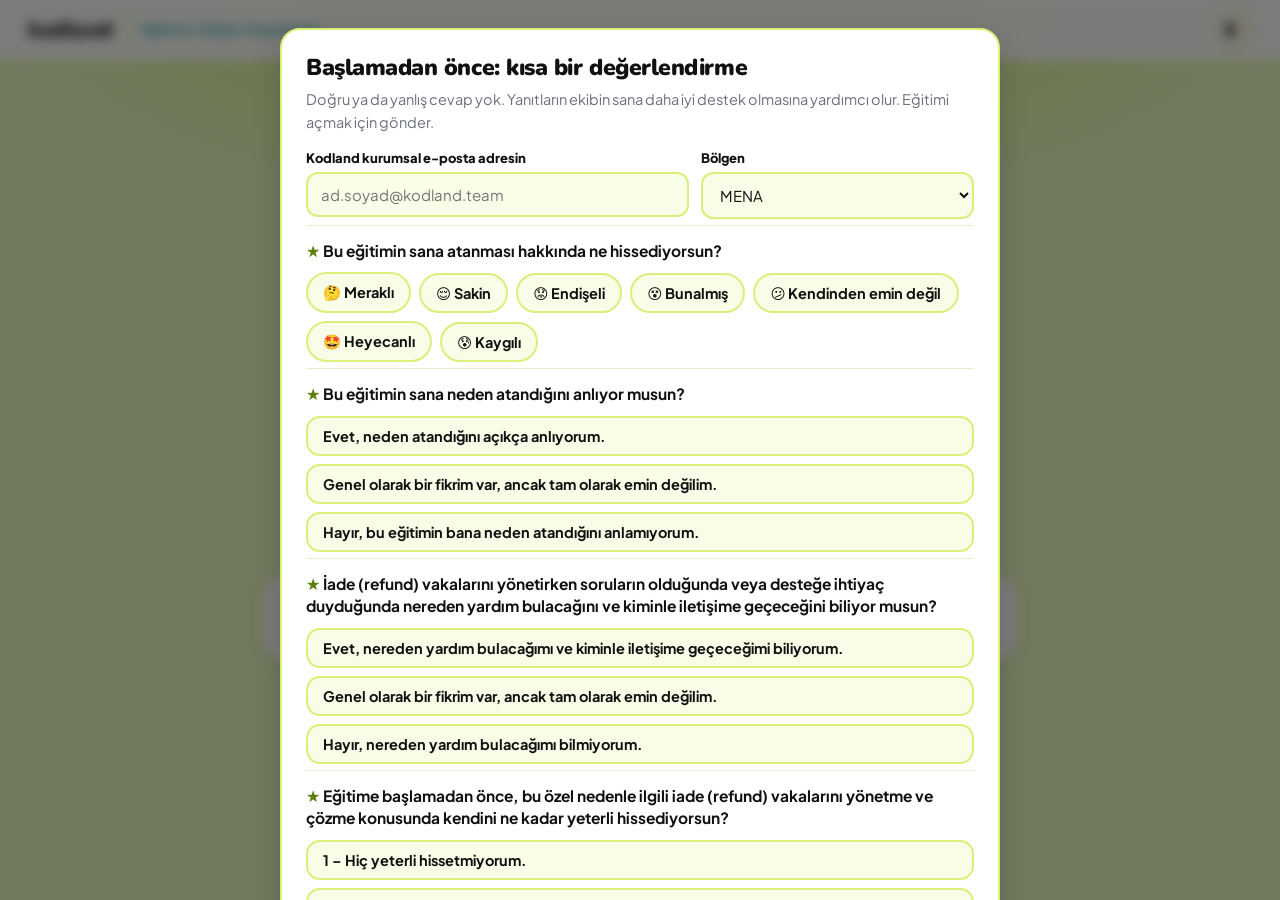
<file: tr.html>
<!DOCTYPE html>
<html lang="tr">
<head>
<meta charset="UTF-8">
<meta name="viewport" content="width=device-width, initial-scale=1.0">
<title>Mini-Training · Expectations — Kodland Tutor Training</title>
<link rel="preconnect" href="https://fonts.googleapis.com"><link rel="preconnect" href="https://fonts.gstatic.com" crossorigin>
<link href="https://fonts.googleapis.com/css2?family=Baloo+2:wght@600;700;800&family=Inter:wght@400;500;600;700;800&family=Nunito:wght@700;800;900&family=Plus+Jakarta+Sans:wght@400;500;600;700;800&display=swap" rel="stylesheet">
<link rel="stylesheet" href="assets/style.css">
<link rel="stylesheet" href="assets/theme.css">
<style>:root,:root[data-theme="dark"]{--pink:#0E9AA7;--pink-d:#0B7A85;--coral:#0E9AA7;--coral-d:#0B7A85}:root:not([data-theme="dark"]){--pink-l:#DDF1F3}</style>
<script src="assets/td-gate.js" defer></script>
</head>
<body>

<!-- HOME -->
<div id="screen-home" class="screen active">
  <nav class="nav">
    <a class="logo" href="#" onclick="goHome();return false;">
      <span class="logo-mark">kodland</span>
      <span class="logo-div"></span>
      <span class="logo-sub" data-i18n="logoSub"></span>
    </a>
    <div class="nav-r">
      <button class="tbtn" onclick="toggleTheme()">🌓</button>
    </div>
  </nav>
  <div class="hero">
    <div class="hero-inner">
      <div class="eyebrow" data-i18n="heroEyebrow"></div>
      <h1 data-i18n-html="heroTitle"></h1>
      <p data-i18n="heroIntro"></p>
      <div class="hero-art" id="heroArt"></div>
      <div class="hero-cards">
        <div class="hcard"><span class="hc-ic">🧑‍💻</span><div data-i18n-html="heroCard1"></div></div>
        <div class="hcard"><span class="hc-ic">🧪</span><div data-i18n-html="heroCard2"></div></div>
      </div>
      <p class="hero-work" data-i18n="heroWork" style="font-size:14.5px;font-weight:700"></p>
      <button class="start-btn" onclick="goDashboard()" data-i18n="startBtn"></button>
    </div>
  </div>
</div>

<!-- DASHBOARD -->
<div id="screen-path" class="screen">
  <nav class="nav">
    <a class="logo" href="#" onclick="goHome();return false;">
      <span class="logo-mark">kodland</span>
      <span class="logo-div"></span>
      <span class="logo-sub" data-i18n="logoSub"></span>
    </a>
    <div class="nav-r">
      <span id="ntag" style="font-size:13px;color:var(--text-muted);font-weight:700;display:none"></span>
      <button class="tbtn" onclick="devUnlockAll()" data-i18n-title="devTitle" title="">🔓</button>
      <button class="tbtn" onclick="toggleTheme()">🌓</button>
    </div>
  </nav>
  <div class="msec">
    <div class="slbl" data-i18n="pathLabel"></div>
    <div class="pbar"><b id="pbCount">0/6</b><div class="ptrack"><i id="pbFill"></i></div><span data-i18n="pbLabel"></span></div>
    <div class="grid" id="mgrid"></div>
  </div>
</div>

<!-- CONTENT -->
<div id="screen-content" class="screen">
  <nav class="nav">
    <a class="logo" href="#" onclick="goHome();return false;">
      <span class="logo-mark">kodland</span>
      <span class="logo-div"></span>
      <span class="logo-sub" data-i18n="logoSub"></span>
    </a>
    <div class="nav-r">
      <button class="tbtn" onclick="goDashboard()" data-i18n-title="backToPath" title="">🏠</button>
      <button class="tbtn" onclick="toggleTheme()">🌓</button>
    </div>
  </nav>
  <div class="cbody" id="contentBody"></div>
</div>

<!-- RESULTS -->
<div id="screen-results" class="screen">
  <nav class="nav">
    <a class="logo" href="#" onclick="goHome();return false;">
      <span class="logo-mark">kodland</span><span class="logo-div"></span><span class="logo-sub" data-i18n="logoSub"></span>
    </a>
    <div class="nav-r"><button class="tbtn" onclick="toggleTheme()">🌓</button></div>
  </nav>
  <div class="rbody" id="resultsBody"></div>
</div>


<canvas id="confetti"></canvas>

<script>window.PROG_KEY_OVERRIDE='kl-mt-course_expectations-progress'; window.HERO_ART={ill:'report',orbs:['🎯','📚','💬','🛟']};</script>
<script src="assets/content-tr.js"></script>
<script src="assets/surveys-v2.js"></script>
<script src="assets/engine.js"></script>
</body>
</html>
</file>
<file: assets/style.css>
:root{
  --blue:#498BFF;--blue-d:#2E6FDB;--blue-l:#8FB8FF;
  --coral:#0E9AA7;--coral-d:#0B7A85;--pink-hover:#6CCBD4;--pink-hover-d:#0B7A85;
  --green:#D3FF5F;--green-d:#6B9A1E;--green-l:#E9FFB0;
  --ink:#262626;--ink2:#4A4A4A;--muted:#8A8A8A;
  --bg:#EAF7C8;--surface:#FFFFFF;--surface2:#F4FCE0;--border:#D8F07A;
  --text:var(--ink);--text2:var(--ink2);--text-muted:var(--muted);
  --nav-bg:rgba(255,255,255,0.94);--nav-b:#D8F07A;
  --shadow:0 2px 14px rgba(11,31,69,.08);--shadow-h:0 10px 30px rgba(18,59,132,.16);
  --hi-bg:#EEF5FF;--hi-b:#AECBF7;--hi-t:#123B9A;
  --opt-h:#EEF5FF;
  --ok-bg:#EAFBF1;--ok-b:#8FE3B4;--ok-t:#0F7A45;
  --no-bg:#FFF1EF;--no-b:#FFC3B8;--no-t:#B23A26;
  --cute-bg:#FFF9E1;--cute-b:#F6DE94;--cute-t:#8A6412;
  --onbg:var(--ink);--onbg2:var(--ink2);--onbg-muted:var(--muted);
  --r:16px;--rsm:10px;--rpill:999px;
}
[data-theme="dark"]{
  --ink:#ECECEC;--ink2:#B7B7C2;--muted:#8D8D99;
  --bg:#12141A;
  --coral:#3CC3CF;--coral-d:#0E9AA7;
  --surface:#1C1F27;--surface2:#242830;--border:#333A4A;
  --nav-bg:rgba(18,20,26,0.92);--nav-b:#2A2E3A;
  --shadow:0 2px 14px rgba(0,0,0,.45);--shadow-h:0 10px 30px rgba(0,0,0,.55);
  --hi-bg:rgba(73,139,255,.12);--hi-b:rgba(73,139,255,.4);--hi-t:#8FB8FF;
  --opt-h:#232838;
  --ok-bg:rgba(15,122,69,.15);--ok-b:rgba(15,122,69,.45);--ok-t:#6FE3A4;
  --no-bg:rgba(178,58,38,.15);--no-b:rgba(178,58,38,.45);--no-t:#FF8B76;
  --cute-bg:rgba(138,100,18,.18);--cute-b:rgba(138,100,18,.45);--cute-t:#F6DE94;
  --onbg:var(--ink);--onbg2:var(--ink2);--onbg-muted:var(--muted);
}
*{box-sizing:border-box;margin:0;padding:0}
html{scroll-behavior:smooth}
body{background:var(--bg);color:var(--text);font-family:'Inter',sans-serif;min-height:100vh;overflow-x:hidden;transition:background .25s,color .25s}
.screen{display:none;min-height:100vh;flex-direction:column}
.screen.active{display:flex}
.nav{display:flex;align-items:center;justify-content:space-between;padding:0 28px;height:66px;background:var(--nav-bg);backdrop-filter:blur(14px);border-bottom:2px solid var(--nav-b);position:sticky;top:0;z-index:100}
.logo{display:flex;align-items:center;gap:9px;text-decoration:none;flex-shrink:0}
.logo-mark{font-family:'Baloo 2',sans-serif;font-weight:800;font-size:22px;letter-spacing:-.5px;color:var(--blue);line-height:1;white-space:nowrap}
.logo-sub{font-family:'Inter',sans-serif;font-weight:700;font-size:12.5px;color:var(--coral);white-space:nowrap;line-height:1.3;max-width:180px}
.logo-div{width:1px;height:26px;background:var(--border);margin:0 5px}
.nav-r{display:flex;align-items:center;gap:8px;position:relative}
.tbtn{display:flex;align-items:center;justify-content:center;width:38px;height:38px;border-radius:50%;background:var(--surface);border:2px solid var(--border);color:var(--text2);font-size:15px;cursor:pointer;transition:all .15s;flex-shrink:0}
.tbtn:hover{border-color:var(--blue-l);background:var(--surface2)}
/* HERO */
.hero{padding:56px 40px 40px;text-align:center;position:relative;overflow:hidden}
.hero-inner{position:relative;max-width:640px;margin:0 auto}
.eyebrow{display:inline-flex;align-items:center;gap:6px;background:var(--surface);border:2px solid var(--border);border-radius:var(--rpill);padding:6px 16px;font-family:'Inter',sans-serif;font-size:12.5px;font-weight:800;color:var(--blue-d);margin-bottom:22px;text-transform:uppercase;letter-spacing:.5px}
.hero h1{font-family:'Baloo 2',sans-serif;font-size:clamp(32px,5.2vw,52px);font-weight:800;line-height:1.08;letter-spacing:-1px;color:var(--onbg);margin-bottom:16px}
.h-pill{display:inline-block;background:#0E9AA7;color:#fff;border-radius:var(--rpill);padding:2px 20px;margin:0 2px;font-size:.92em}
.hero p{color:#16261c;font-size:16px;line-height:1.65;margin-bottom:22px;max-width:560px;margin-left:auto;margin-right:auto;position:relative;z-index:1}
[data-theme="dark"] .hero p{color:var(--onbg2)}
.hero-reasons{max-width:560px;margin:0 auto 24px;text-align:left;display:flex;flex-direction:column;gap:10px}
.hr-item{display:flex;gap:13px;align-items:center;background:var(--surface);border:2px solid var(--border);border-radius:14px;padding:13px 17px;font-size:14.5px;color:var(--text2);line-height:1.55;box-shadow:var(--shadow)}
.hr-item .hr-ic{flex-shrink:0;font-size:18px;line-height:1;width:38px;height:38px;border-radius:50%;background:var(--hi-bg);display:flex;align-items:center;justify-content:center}
.hr-item:nth-child(2) .hr-ic{background:#E4F5D3}
.hr-item:nth-child(3) .hr-ic{background:#FFE9F2}
.start-btn{display:inline-block;padding:16px 38px;background:var(--blue);color:#fff;border:none;border-radius:var(--rpill);font-family:'Baloo 2',sans-serif;font-size:18px;font-weight:700;cursor:pointer;transition:all .15s;box-shadow:0 6px 20px rgba(20,120,60,.3);margin-top:4px}
.start-btn:hover{background:var(--pink-hover-d);transform:translateY(-2px);box-shadow:0 8px 24px rgba(212,160,23,.4)}
/* DASHBOARD */
.msec{padding:8px 32px 70px;max-width:1080px;margin:0 auto;width:100%}
.slbl{font-family:'Baloo 2',sans-serif;font-size:13px;font-weight:700;text-transform:uppercase;letter-spacing:1.5px;color:var(--onbg-muted);margin-bottom:16px;margin-top:4px}
.grid{display:grid;grid-template-columns:repeat(auto-fill,minmax(290px,1fr));gap:16px}
.mc{background:var(--surface);border:2px solid var(--border);border-radius:var(--r);overflow:hidden;cursor:pointer;transition:transform .2s,box-shadow .2s,border-color .2s;box-shadow:var(--shadow)}
.mc:hover:not(.locked){transform:translateY(-4px);box-shadow:var(--shadow-h)}
.mc.locked{opacity:.5;cursor:not-allowed}
.mc.done{border-color:var(--blue)}
.mc-stripe{height:7px}
.mc-body{padding:22px}
.mc-top{display:flex;align-items:center;justify-content:space-between;margin-bottom:9px}
.mc-num{font-size:12px;font-weight:800;letter-spacing:.8px;text-transform:uppercase;color:var(--text-muted)}
.mc-em{font-size:32px}
.mc-title{font-family:'Baloo 2',sans-serif;font-size:22px;font-weight:700;letter-spacing:-.2px;color:var(--text);margin-bottom:7px;line-height:1.15}
.mc-desc{font-size:14.5px;color:var(--text2);line-height:1.6}
.mc-foot{margin-top:16px;display:flex;align-items:center;justify-content:space-between}
.badge{font-family:'Inter',sans-serif;font-size:11px;font-weight:800;letter-spacing:.3px;padding:5px 13px;border-radius:var(--rpill);text-transform:uppercase}
.bd{background:#E4F5D3;color:var(--green-d);border:1.5px solid var(--green)}
.bs{background:var(--coral);color:#fff;border:1.5px solid var(--coral-d)}
.bl{background:var(--surface2);color:var(--text-muted);border:1.5px solid var(--border)}
.br{background:#DCEBFF;color:var(--blue-d);border:1.5px solid var(--blue-l)}
[data-theme="dark"] .bd{background:rgba(211,255,95,.15);color:var(--green);border-color:rgba(211,255,95,.4)}
[data-theme="dark"] .br{background:rgba(73,139,255,.15);color:var(--blue-l);border-color:rgba(73,139,255,.4)}
.stag{font-size:12.5px;color:var(--text-muted);font-weight:600}
.stag b{color:var(--text)}
/* CONTENT */
.cbody{padding:38px 40px 60px;max-width:820px;margin:0 auto;width:100%;flex:1}
.meyebrow{font-size:11.5px;font-weight:800;text-transform:uppercase;letter-spacing:1px;color:var(--onbg-muted);margin-bottom:9px}
.mh1{font-family:'Baloo 2',sans-serif;font-size:clamp(26px,4vw,38px);font-weight:800;letter-spacing:-.6px;line-height:1.12;color:var(--onbg);margin-bottom:16px}
.mobj{background:var(--surface);border:2px solid var(--border);border-left:5px solid var(--coral);border-radius:0 var(--rsm) var(--rsm) 0;padding:14px 18px;font-size:14.5px;color:var(--text2);line-height:1.6;margin-bottom:34px}
.mobj strong{color:var(--text)}
.sch{font-family:'Baloo 2',sans-serif;font-size:24px;font-weight:800;margin:44px 0 18px;color:var(--onbg);display:flex;align-items:center;gap:12px;letter-spacing:-.3px}
.sch::before{content:'';width:12px;height:12px;border-radius:4px;background:var(--coral);flex-shrink:0;transform:rotate(45deg)}
.sch::after{content:'';flex:1;height:3px;background:var(--coral);border-radius:2px;opacity:.4}
.card{background:var(--surface);border:2px solid var(--border);border-radius:var(--r);padding:19px 21px;margin-bottom:12px;box-shadow:var(--shadow)}
.card h4{font-family:'Baloo 2',sans-serif;font-size:15px;font-weight:700;color:var(--text);margin-bottom:8px}
.card p,.card li{font-size:14.5px;color:var(--text2);line-height:1.7}
.card ul,.card ol{padding-left:18px}
.card li{margin-bottom:6px}
.card p strong,.card li strong{color:var(--text)}
.card p{margin-bottom:10px}
.card p:last-child{margin-bottom:0}
.tbl-wrap{overflow-x:auto;margin-top:4px}
.card table{width:100%;border-collapse:collapse;font-size:13.6px;line-height:1.55}
.card th{text-align:left;padding:9px 11px;border-bottom:2px solid var(--border);font-family:'Baloo 2',sans-serif;font-size:12.8px;color:var(--text)}
.card td{padding:9px 11px;border-bottom:1px solid var(--border);color:var(--text2);vertical-align:top}
.card tr:last-child td{border-bottom:none}
.card.hi{background:var(--hi-bg);border-color:var(--hi-b)}
.card.hi h4{color:var(--hi-t);font-size:16.5px}
.card.hi p,.card.hi li{color:var(--hi-t);opacity:.92}
.card.ok{background:var(--ok-bg);border-color:var(--ok-b)}
.card.ok h4{color:var(--ok-t)}
.card.ok p,.card.ok li{color:var(--ok-t);opacity:.92}
.card.danger{background:var(--no-bg);border-color:var(--no-b)}
.card.danger h4{color:var(--no-t)}
.card.danger p,.card.danger li{color:var(--no-t);opacity:.92}
.card.danger th{color:var(--no-t);border-color:var(--no-b)}
.card.danger td{color:var(--no-t);opacity:.9;border-color:var(--no-b)}
.card.cute{background:var(--cute-bg);border-color:var(--cute-b)}
.card.cute h4{color:var(--cute-t);font-size:16.5px}
.card.cute p,.card.cute li{color:var(--cute-t);opacity:.92}
.acc-item{background:var(--surface);border:2px solid var(--border);border-radius:var(--r);margin-bottom:12px;box-shadow:var(--shadow);overflow:hidden}
.acc-item summary{cursor:pointer;list-style:none;padding:18px 22px;font-family:'Baloo 2',sans-serif;font-weight:700;font-size:16px;display:flex;align-items:center;justify-content:space-between;gap:10px}
.acc-item summary::-webkit-details-marker{display:none}
.acc-item summary::after{content:'▾';font-size:14px;color:var(--text-muted);flex-shrink:0;transition:transform .2s}
.acc-item[open] summary::after{transform:rotate(180deg)}
.acc-item .acc-body{padding:0 22px 20px}
.acc-big-title{font-family:'Baloo 2',sans-serif;font-weight:800;font-size:23px;margin:30px 0 16px;text-align:center}
.sib{padding:16px 18px}
.sib-head{display:flex;align-items:center;gap:14px;margin-bottom:10px}
.sib-ic{font-size:38px;line-height:1;flex-shrink:0;width:52px;height:52px;display:flex;align-items:center;justify-content:center;background:var(--surface2);border-radius:50%}
.sib-head h4{font-family:'Baloo 2',sans-serif;font-size:19px;font-weight:800;line-height:1.25;color:var(--text)}
.sib-body{font-size:13.5px;line-height:1.55}
.sib-body ul,.sib-body ol{margin:0;padding-left:20px}
.sib-body li{margin-bottom:5px}
.sib-body p{margin-bottom:6px}
.notice-line{display:flex;align-items:flex-start;gap:10px;background:var(--surface2);border-radius:var(--rsm);padding:12px 14px;margin-bottom:12px;font-size:13.5px;line-height:1.5}
.notice-line .nl-ic{font-size:22px;flex-shrink:0}
.doavoid{display:grid;grid-template-columns:1fr 1fr;gap:14px;margin-bottom:14px}
@media(max-width:600px){.doavoid{grid-template-columns:1fr}}
.doavoid .dobox,.doavoid .avoidbox{border-radius:var(--r);padding:18px 19px;box-shadow:var(--shadow)}
.doavoid .dobox{background:var(--ok-bg);border:2px solid var(--ok-b)}
.doavoid .avoidbox{background:var(--no-bg);border:2px solid var(--no-b)}
.doavoid h5{font-family:'Baloo 2',sans-serif;font-weight:800;font-size:14.5px;margin-bottom:11px;display:flex;align-items:center;gap:7px}
.doavoid .dobox h5{color:var(--ok-t)}
.doavoid .avoidbox h5{color:var(--no-t)}
.doavoid ul{list-style:none;padding:0;margin:0;display:flex;flex-direction:column;gap:10px}
.doavoid li{display:flex;gap:8px;font-size:13.6px;line-height:1.55}
.doavoid .dobox li{color:var(--ok-t)}
.doavoid .avoidbox li{color:var(--no-t)}
.doavoid li .lic{flex-shrink:0}
.doavoid em{opacity:.85}
.pattern-row{display:grid;grid-template-columns:repeat(3,1fr);gap:14px;margin-bottom:14px}
@media(max-width:760px){.pattern-row{grid-template-columns:1fr}}
.pattern-card{background:var(--surface);border:2px solid var(--border);border-radius:var(--r);padding:22px 20px;box-shadow:var(--shadow);text-align:center;display:flex;flex-direction:column}
.pattern-ic{font-size:38px;margin-bottom:10px}
.pattern-title{font-family:'Baloo 2',sans-serif;font-weight:800;font-size:16px;margin-bottom:9px;color:var(--text)}
.pattern-desc{font-size:12.8px;color:var(--text2);margin-bottom:12px;line-height:1.5;font-style:italic}
.pattern-note{font-size:12.8px;color:var(--text2);line-height:1.55;text-align:left;background:var(--surface2);border-radius:10px;padding:11px 13px;margin-top:auto}
.mobj-box{display:flex;gap:16px;align-items:flex-start;background:var(--surface);border:2px solid var(--border);border-radius:var(--r);padding:18px 20px;margin-bottom:34px;box-shadow:var(--shadow)}
.mobj-ic{width:46px;height:46px;border-radius:50%;background:var(--hi-bg);display:flex;align-items:center;justify-content:center;font-size:21px;flex-shrink:0}
.mobj-txt strong{font-family:'Baloo 2',sans-serif;font-size:11.5px;text-transform:uppercase;letter-spacing:.6px;color:var(--coral);display:block;margin-bottom:5px}
.mobj-txt p{font-size:14.5px;color:var(--text2);line-height:1.6;margin:0}
.mc-em-circle{width:54px;height:54px;border-radius:50%;display:flex;align-items:center;justify-content:center;font-size:27px;flex-shrink:0}
.co-star{background:#FFF6DC;border-color:#F4D883;color:#8A6412}
[data-theme="dark"] .co-star{background:rgba(244,216,131,.15);border-color:rgba(244,216,131,.4);color:#F4D883}
.step-flow{display:flex;align-items:stretch;gap:8px;margin-bottom:14px;flex-wrap:wrap}
.step-box{flex:1;min-width:160px;background:var(--surface);border:2px solid var(--border);border-radius:var(--r);padding:18px 15px;text-align:center;box-shadow:var(--shadow);display:flex;flex-direction:column;align-items:center;justify-content:flex-start}
.step-ic{font-size:32px;margin-bottom:9px}
.step-lbl{font-size:13px;color:var(--text2);line-height:1.45;font-weight:600}
.step-arrow{display:flex;align-items:center;justify-content:center;font-size:22px;color:var(--coral);flex:0 0 auto;font-weight:800}
@media(max-width:700px){.step-flow{flex-direction:column}.step-arrow{transform:rotate(90deg);margin:-4px auto}}
.bigstat{display:flex;gap:22px;align-items:center;background:var(--surface);border:2px solid var(--border);border-radius:var(--r);padding:24px 26px;margin-bottom:14px;box-shadow:var(--shadow)}
.bigstat-num{font-family:'Baloo 2',sans-serif;font-size:54px;font-weight:800;color:var(--blue-d);flex-shrink:0;line-height:1;min-width:110px;text-align:center}
.bigstat-txt{font-size:14px;color:var(--text2);line-height:1.65}
.bigstat-txt strong{color:var(--text)}
@media(max-width:560px){.bigstat{flex-direction:column;text-align:center}}
.ck-list{display:flex;flex-direction:column;gap:11px;background:var(--surface);border:2px solid var(--border);border-radius:var(--r);padding:18px 20px;margin-bottom:12px;box-shadow:var(--shadow)}
.ck-row{display:flex;gap:11px;align-items:flex-start;font-size:14px;color:var(--text2);line-height:1.55}
.ck-box{flex-shrink:0;font-size:18px;color:var(--blue-d);margin-top:-1px}
.nc-list{display:flex;flex-direction:column;gap:12px;margin-bottom:12px}
.nc-row{display:flex;gap:14px;align-items:flex-start;background:var(--surface);border:2px solid var(--border);border-radius:var(--r);padding:15px 18px;box-shadow:var(--shadow)}
.nc-num{flex-shrink:0;width:32px;height:32px;border-radius:50%;background:var(--blue-l);color:var(--blue-d);display:flex;align-items:center;justify-content:center;font-family:'Baloo 2',sans-serif;font-weight:800;font-size:15px}
.nc-txt{font-size:14px;color:var(--text2);line-height:1.6;padding-top:4px}
.mt-pic-crop{position:relative;overflow:hidden;border-radius:var(--r);border:2px solid var(--border);box-shadow:var(--shadow);margin:4px 0 14px;background:var(--surface)}
.mt-pic-crop img{position:absolute;display:block;max-width:none;height:auto}
.sib-strat{display:inline-flex;align-items:center;gap:6px;font-family:'Baloo 2',sans-serif;font-weight:800;font-size:15px;color:var(--coral-d);text-transform:uppercase;letter-spacing:.5px;margin:0 0 6px}
.dt{margin-bottom:16px;scroll-margin-top:90px}
.dt-bar{display:grid;grid-template-columns:repeat(auto-fit,minmax(150px,1fr));gap:10px;margin-bottom:14px}
@media(max-width:700px){.dt-bar{grid-template-columns:repeat(2,1fr)}}
.dt-btn{display:flex;flex-direction:column;align-items:center;gap:6px;background:var(--surface);border:2px solid var(--border);border-radius:var(--r);padding:14px 8px 12px;font-family:'Baloo 2',sans-serif;font-weight:800;font-size:14.5px;color:var(--text2);cursor:pointer;box-shadow:var(--shadow);transition:transform .15s,border-color .15s,background .15s}
.dt-btn:hover{transform:translateY(-2px)}
.dt-btn.on{border-color:var(--coral);background:var(--hi-bg);color:var(--text)}
.dt-btn-ic{font-size:36px;line-height:1}
.dt-btn-lbl{line-height:1.2;text-align:center}
.dt-panel{display:none}
.dt-panel.on{display:block;animation:dtIn .25s ease}
@keyframes dtIn{from{opacity:0;transform:translateY(6px)}to{opacity:1;transform:none}}
.dt-intro{display:flex;gap:16px;align-items:flex-start;background:var(--surface);border:2px solid var(--border);border-left:6px solid var(--coral);border-radius:var(--r);padding:18px 20px;margin-bottom:12px;box-shadow:var(--shadow)}
.dt-intro-ic{font-size:46px;line-height:1;flex-shrink:0}
.dt-intro-t{font-family:'Baloo 2',sans-serif;font-weight:800;font-size:20px;color:var(--text);margin-bottom:4px}
.dt-intro p{font-size:14.5px;color:var(--text2);line-height:1.65;margin:0}
.dt-intro p strong{color:var(--text)}
.dt-panel .icon-grid{grid-template-columns:repeat(auto-fit,minmax(300px,1fr))}
.dt-panel .icon-grid-item{padding:16px 16px}
.dt-panel .igi-ic{width:56px;height:56px;font-size:30px}
.dt-panel .igi-txt{font-size:14px}
.dt-next{display:block;margin:6px 0 0 auto;background:var(--coral);color:#fff;border:none;border-radius:999px;padding:11px 22px;font-family:'Baloo 2',sans-serif;font-weight:800;font-size:14.5px;cursor:pointer;box-shadow:var(--shadow)}
.dt-next:hover{background:var(--pink-hover-d)}
.dt-done{text-align:right;font-family:'Baloo 2',sans-serif;font-weight:800;font-size:14.5px;color:var(--green-d);margin-top:6px}
.co-body .cv-see{display:flex;gap:8px;align-items:flex-start;margin-bottom:8px}
.co-body .cv-do{display:flex;gap:8px;align-items:flex-start}
.co-body .cv-lbl{flex-shrink:0;font-size:15px}
.icon-grid{display:grid;grid-template-columns:repeat(auto-fit,minmax(220px,1fr));gap:12px;margin-bottom:12px}
.icon-grid-item{display:flex;gap:12px;align-items:flex-start;background:var(--surface);border:2px solid var(--border);border-radius:var(--r);padding:15px 16px;box-shadow:var(--shadow)}
.igi-ic{font-size:24px;flex-shrink:0;width:36px;height:36px;border-radius:50%;background:var(--hi-bg);display:flex;align-items:center;justify-content:center}
.igi-txt{font-size:13.5px;color:var(--text2);line-height:1.55}
.igi-txt strong{color:var(--text)}
.tl-wrap{display:flex;flex-direction:column;margin-bottom:14px}
.tl-item{display:flex;gap:14px;background:var(--surface);border:2px solid var(--border);border-radius:var(--r);padding:16px 18px;box-shadow:var(--shadow)}
.tl-ic{width:42px;height:42px;border-radius:50%;background:var(--hi-bg);display:flex;align-items:center;justify-content:center;font-size:20px;flex-shrink:0}
.tl-lbl{font-family:'Baloo 2',sans-serif;font-weight:800;font-size:12.5px;color:var(--coral-d);text-transform:uppercase;letter-spacing:.4px;margin-bottom:7px}
.tl-body{flex:1}
.tl-body ul{padding-left:18px;margin:0}
.tl-body li{font-size:13.5px;color:var(--text2);line-height:1.6;margin-bottom:5px}
.tl-body li:last-child{margin-bottom:0}
.tl-connector{width:2px;height:16px;background:var(--border);margin-left:39px}
.tbl-full{width:100vw;position:relative;left:50%;right:50%;margin-left:-50vw;margin-right:-50vw;padding:0 max(20px,calc(50vw - 570px));overflow-x:auto;box-sizing:border-box}
.tbl-full table{min-width:1100px}
.tbl-full .card{margin:0}
.tbl-full table tr:nth-child(even){background:var(--surface2)}
.tbl-full table th{position:sticky;top:0;background:var(--blue);color:#fff}
.rule-row{display:flex;flex-direction:column;gap:10px;margin-bottom:14px}
.rule-card{display:flex;gap:14px;align-items:flex-start;background:var(--surface);border:2px solid var(--border);border-left:5px solid var(--blue);border-radius:var(--r);padding:15px 18px;box-shadow:var(--shadow)}
.rule-num{width:32px;height:32px;border-radius:50%;background:var(--blue);color:#fff;font-family:'Baloo 2',sans-serif;font-weight:800;font-size:14px;display:flex;align-items:center;justify-content:center;flex-shrink:0}
.rule-ic{font-size:22px;flex-shrink:0}
.rule-txt{font-size:13.8px;color:var(--text2);line-height:1.55}
.rule-txt strong{color:var(--text)}
.bo-mock{background:#211E33;border-radius:16px;padding:22px 22px 18px;color:#EDEAF9;font-family:'Segoe UI',Inter,sans-serif;margin-bottom:14px;box-shadow:var(--shadow-h);position:relative;margin-top:10px}
.bo-mock-tag{position:absolute;top:-12px;left:18px;background:var(--coral);color:#fff;font-family:'Baloo 2',sans-serif;font-size:11px;font-weight:800;padding:5px 13px;border-radius:999px;text-transform:uppercase;letter-spacing:.4px;box-shadow:0 3px 8px rgba(0,0,0,.25)}
/* BO SIMULATION EMBED (breaks out of the content column on purpose) */
.sim-embed{position:relative;left:50%;right:50%;margin-left:-50vw;margin-right:-50vw;width:100vw;max-width:100vw;margin-top:18px;margin-bottom:22px}
.sim-embed-inner{max-width:1440px;margin:0 auto;padding:0 16px}
.sim-embed-tag{display:inline-block;background:var(--coral);color:#fff;font-family:'Baloo 2',sans-serif;font-size:11px;font-weight:800;padding:5px 13px;border-radius:999px;text-transform:uppercase;letter-spacing:.4px;margin-bottom:10px}
.sim-embed iframe{width:100%;height:480px;border:2px solid var(--border);border-radius:16px;box-shadow:var(--shadow-h);display:block;background:#211E33}
@media(max-width:760px){.sim-embed iframe{height:420px}}
.bo-tabs{display:flex;gap:8px;margin-bottom:14px;flex-wrap:wrap}
.bo-tab{padding:8px 16px;border-radius:8px;border:1px solid #3A3460;background:#2C2846;color:#C3BEDA;font-size:12.5px;font-weight:700;cursor:pointer;font-family:inherit}
.bo-tab.active{background:#498BFF;color:#fff;border-color:#498BFF}
.bo-field{display:flex;gap:10px;padding:9px 0;border-bottom:1px solid rgba(255,255,255,.07);font-size:13px;color:#C3BEDA}
.bo-field:last-child{border-bottom:none}
.bo-field b{color:#fff;min-width:110px;display:inline-block}
.bo-comment{background:#2C2846;border-radius:10px;padding:13px 15px;font-size:12.8px;color:#C3BEDA;line-height:1.65;margin-top:2px}
.bo-comment .role{display:inline-block;background:#3A3460;color:#AEB8FA;font-size:10px;font-weight:800;padding:2px 8px;border-radius:5px;margin-bottom:7px}
.bo-progress-head{display:flex;justify-content:space-between;align-items:flex-start;flex-wrap:wrap;gap:10px;margin-bottom:14px}
.bo-select{background:#342E56;border:1px solid #3A3460;color:#EDEAF9;padding:7px 12px;border-radius:8px;font-size:12.5px;font-family:inherit}
.bo-status{font-size:12px;color:#C3BEDA;display:flex;align-items:center;gap:4px;flex-wrap:wrap}
.bo-status b{color:#fff}
.bo-info-ic{width:22px;height:22px;border-radius:50%;background:#342E56;color:#8FB8FF;display:inline-flex;align-items:center;justify-content:center;font-size:12px;cursor:pointer;border:1px solid #3A3460;margin-left:4px}
.bo-grid-row{display:flex;align-items:center;gap:10px;margin-bottom:12px;flex-wrap:wrap}
.bo-mod-lbl{width:28px;font-weight:800;color:#fff;font-size:13px;flex-shrink:0}
.bo-cell-wrap{display:flex;flex-direction:column;align-items:center;gap:4px;width:66px}
.bo-cell-lbl{font-size:9.5px;color:#8B85A6}
.bo-cell{padding:6px 0;width:100%;text-align:center;border-radius:999px;font-size:11px;font-weight:700}
.bo-cell.attended{background:rgba(52,211,153,.18);color:#7FE8BE}
.bo-cell.absent{background:rgba(242,113,109,.2);color:#FF9C97}
.bo-cell.notsubmitted{background:rgba(242,140,109,.22);color:#FFA98F}
.bo-cell.reviewed{background:rgba(52,211,153,.18);color:#7FE8BE}
.bo-cell.next{background:#342E56;color:#6b6584}
.bo-mod-total{font-size:11.5px;color:#8B85A6;margin-left:4px}
.bo-legend{display:none;position:absolute;top:6px;right:0;background:#fff;color:#2a2540;border-radius:10px;padding:15px 17px;box-shadow:0 10px 30px rgba(0,0,0,.45);z-index:20;width:min(430px,90vw);font-size:12px}
.bo-legend.show{display:block}
.bo-legend-cols{display:grid;grid-template-columns:1fr 1fr;gap:16px}
.bo-legend h6{font-size:11px;text-transform:uppercase;letter-spacing:.4px;color:#8A84A3;margin-bottom:8px}
.bo-legend-row{display:flex;align-items:center;gap:7px;margin-bottom:7px;line-height:1.3}
.bo-legend-dot{width:10px;height:10px;border-radius:50%;flex-shrink:0}
@media(max-width:560px){.bo-legend-cols{grid-template-columns:1fr}.bo-cell-wrap{width:58px}}
.two-col{display:grid;grid-template-columns:1fr 1fr;gap:12px}
@media(max-width:600px){.two-col{grid-template-columns:1fr}}
.three-col{display:grid;grid-template-columns:1fr 1fr 1fr;gap:12px}
@media(max-width:760px){.three-col{grid-template-columns:1fr}}
.divider{border:none;border-top:2px solid var(--border);margin:34px 0}
.ctabtn{display:block;width:100%;padding:17px;background:var(--blue);color:#fff;border:none;border-radius:var(--rpill);font-family:'Baloo 2',sans-serif;font-size:18px;font-weight:700;cursor:pointer;transition:all .15s;margin-bottom:40px;margin-top:4px;box-shadow:0 4px 16px rgba(20,120,60,.28)}
.ctabtn:hover{background:var(--pink-hover-d);transform:translateY(-2px);box-shadow:0 6px 20px rgba(212,160,23,.4)}
.ctabtn:disabled{opacity:.4;cursor:not-allowed;transform:none;box-shadow:none}
@media(max-width:640px){.cbody,.msec,.hero{padding-left:18px;padding-right:18px}}
/* VIDEO SLOT (placeholder — no footage yet) */
.vslot{background:#000000;border:2px solid #2A2A2A;border-radius:var(--r);padding:22px 22px 20px;margin-bottom:12px;color:#EAEAEA}
.vslot-top{display:flex;align-items:center;gap:10px;margin-bottom:10px}
.vslot-ic{width:38px;height:38px;border-radius:50%;background:rgba(255,255,255,.08);display:flex;align-items:center;justify-content:center;font-size:17px;flex-shrink:0}
.vslot-title{font-family:'Baloo 2',sans-serif;font-weight:700;font-size:15px;color:#fff}
.vslot-meta{font-size:11.5px;color:#8FB8FF;text-transform:uppercase;letter-spacing:.5px;font-weight:800;margin-top:2px}
.vslot-frame{background:#000000;border:1px solid rgba(255,255,255,.15);border-radius:12px;padding:26px;text-align:center;margin-bottom:12px;overflow:hidden}
.vslot-frame .big{font-size:30px;margin-bottom:6px}
.vslot-frame .lbl{font-size:12.5px;color:#8FB8FF;font-weight:700}
.vslot-brief{font-size:13px;line-height:1.6;color:#CFCFCF;font-style:italic}
/* CALLOUT (guide-style emoji callouts) */
.callout{display:flex;gap:12px;border-radius:var(--rsm);padding:15px 17px;margin-bottom:12px;font-size:14.3px;line-height:1.68;border:1.5px solid}
.co-ic{font-size:19px;flex-shrink:0;margin-top:1px}
.co-body p{margin-bottom:8px}
.co-body p:last-child{margin-bottom:0}
.co-body ul,.co-body ol{padding-left:18px;margin-bottom:8px}
.co-body li{margin-bottom:4px}
.co-target{background:var(--hi-bg);border-color:var(--hi-b);color:var(--hi-t)}
.co-warn{background:#FFF6EE;border-color:#FBD9B0;color:#9A5B12}
[data-theme="dark"] .co-warn{background:rgba(154,91,18,.18);border-color:rgba(154,91,18,.45);color:#F5B971}
.co-danger{background:var(--no-bg);border-color:var(--no-b);color:var(--no-t)}
.co-ok{background:var(--ok-bg);border-color:var(--ok-b);color:var(--ok-t)}
.co-cute{background:var(--cute-bg);border-color:var(--cute-b);color:var(--cute-t)}
.co-idea{background:#EFFAFF;border-color:#B9E6FA;color:#0B5E85}
[data-theme="dark"] .co-idea{background:rgba(11,94,133,.18);border-color:rgba(11,94,133,.45);color:#7FD4F5}
.co-loop{background:var(--hi-bg);border-color:var(--hi-b);color:var(--hi-t)}
.co-body b,.co-body strong{color:inherit}
/* INTERACTION (selection-based exercises) */
.ix-wrap{background:var(--surface);border:2px solid var(--border);border-radius:var(--r);padding:24px;margin-bottom:16px;box-shadow:var(--shadow)}
.ix-badge{display:inline-flex;align-items:center;gap:6px;background:#DDF3E5;color:var(--blue-d);border:1.5px solid var(--blue-l);border-radius:var(--rpill);padding:5px 14px;font-size:11.5px;font-weight:800;text-transform:uppercase;letter-spacing:.4px;margin-bottom:14px}
[data-theme="dark"] .ix-badge{background:rgba(143,224,180,.15);color:var(--blue-l)}
.ix-title{font-family:'Baloo 2',sans-serif;font-size:18px;font-weight:800;color:var(--text);margin-bottom:8px}
.ix-instr{font-size:14px;color:var(--text2);line-height:1.6;margin-bottom:18px}
.ix-card{background:var(--surface2);border:2px solid var(--border);border-radius:var(--rsm);padding:14px 16px;margin-bottom:10px;font-size:14px;color:var(--text);cursor:pointer;transition:all .15s;line-height:1.55}
.ix-card:hover:not(.locked){border-color:var(--blue-l);transform:translateY(-1px)}
.ix-card.locked{cursor:default}
.ix-card.correct{background:var(--ok-bg);border-color:var(--ok-b);color:var(--ok-t)}
.ix-card.wrong{background:var(--no-bg);border-color:var(--no-b);color:var(--no-t)}
.ix-zones{display:grid;grid-template-columns:repeat(auto-fit,minmax(180px,1fr));gap:10px;margin-top:14px}
.ix-zone{border:2px dashed var(--border);border-radius:var(--rsm);padding:12px;text-align:center;font-family:'Baloo 2',sans-serif;font-weight:700;font-size:13px;color:var(--text2)}
.ix-zone-btn{display:block;width:100%;padding:9px 8px;margin-top:8px;border-radius:8px;border:2px solid var(--border2,var(--border));background:var(--surface);font-family:'Inter',sans-serif;font-weight:700;font-size:12.5px;cursor:pointer;color:var(--text2)}
.ix-zone-btn:hover:not(:disabled){border-color:var(--blue-l);color:var(--blue-d)}
.ix-zone-btn:disabled{opacity:.4;cursor:not-allowed}
.ix-zone-btn.correct-zone{opacity:1!important;background:var(--ok-bg);border-color:var(--ok-b);color:var(--ok-t)}
.ix-zone-btn.wrong-zone{opacity:1!important;background:var(--no-bg);border-color:var(--no-b);color:var(--no-t)}
.ix-fb{margin-top:8px;font-size:13px;line-height:1.55;border-radius:8px;padding:9px 12px}
.ix-fb.ok{background:var(--ok-bg);color:var(--ok-t)}
.ix-fb.bad{background:var(--no-bg);color:var(--no-t)}
.ix-progress{font-size:12.5px;color:var(--text-muted);font-weight:700;margin-top:14px;text-align:right}
.ix-nextbtn{display:none;margin-top:16px;width:100%;padding:14px;background:var(--blue);color:#fff;border:none;border-radius:var(--rpill);font-family:'Baloo 2',sans-serif;font-size:16px;font-weight:700;cursor:pointer}
.ix-nextbtn.show{display:block}
.ix-nextbtn:hover{background:var(--pink-hover-d)}
.ix-sim-link{display:flex;gap:16px;align-items:center;background:var(--hi-bg);border:2px solid var(--hi-b);border-radius:var(--r);padding:20px;margin-bottom:16px}
.ix-sim-link .em{font-size:34px;flex-shrink:0}
.ix-sim-link a.simbtn{display:inline-block;margin-top:8px;background:var(--blue);color:#fff;padding:10px 20px;border-radius:var(--rpill);font-family:'Baloo 2',sans-serif;font-weight:700;font-size:14px;text-decoration:none}
.ix-sim-link a.simbtn:hover{background:var(--pink-hover-d)}
/* QUIZ */
.qbody{padding:38px 40px;max-width:700px;margin:0 auto;width:100%;flex:1}
.qpt{height:8px;background:var(--surface2);border:1.5px solid var(--border);border-radius:var(--rpill);margin-bottom:38px;overflow:hidden}
.qpf{height:100%;background:linear-gradient(90deg,var(--blue),var(--coral));border-radius:var(--rpill);transition:width .4s ease}
.qctr{font-size:12.5px;font-weight:800;text-transform:uppercase;letter-spacing:1px;color:var(--onbg-muted);margin-bottom:11px}
.qtxt{font-family:'Baloo 2',sans-serif;font-size:22px;font-weight:700;letter-spacing:-.3px;line-height:1.35;margin-bottom:28px;color:var(--onbg)}
.qopts{display:flex;flex-direction:column;gap:11px}
.qopt{background:var(--surface);border:2px solid var(--border);border-radius:var(--r);padding:15px 19px;cursor:pointer;font-size:14.5px;color:var(--text);font-family:'Inter',sans-serif;font-weight:500;transition:all .15s;text-align:left;line-height:1.5;box-shadow:var(--shadow)}
.qopt:hover:not(.answered){background:var(--opt-h);border-color:var(--blue-l)}
.qopt.correct{background:var(--ok-bg);border-color:var(--ok-b);color:var(--ok-t)}
.qopt.wrong{background:var(--no-bg);border-color:var(--no-b);color:var(--no-t)}
.qopt.answered{cursor:default}
.qfb{display:none;margin-top:15px;border-radius:var(--rsm);padding:14px 17px;font-size:14.5px;line-height:1.6;border:2px solid}
.qfb.show{display:block}
.qfb.ok{background:var(--ok-bg);border-color:var(--ok-b);color:var(--ok-t)}
.qfb.bad{background:var(--no-bg);border-color:var(--no-b);color:var(--no-t)}
.qnxt{display:none;margin-top:19px;width:100%;padding:15px;background:var(--blue);color:#fff;border:none;border-radius:var(--rpill);font-family:'Baloo 2',sans-serif;font-size:17px;font-weight:700;cursor:pointer;transition:all .15s}
.qnxt.show{display:block}
.qnxt:hover{background:var(--pink-hover-d)}
/* RESULTS */
.rbody{padding:64px 40px;max-width:540px;margin:0 auto;text-align:center;flex:1}
.remi{font-size:66px;margin-bottom:15px}
.rtitle{font-family:'Baloo 2',sans-serif;font-size:31px;font-weight:800;letter-spacing:-.4px;color:var(--onbg)}
.rpct{font-family:'Baloo 2',sans-serif;font-size:64px;font-weight:800;line-height:1;margin:15px 0 7px}
.rpct.pass{color:var(--blue)}
.rpct.fail{color:var(--no-t)}
.rsub{color:var(--onbg2);font-size:15.5px;line-height:1.65;margin-bottom:32px}
.bdark{display:block;width:100%;padding:15px 24px;margin-bottom:10px;background:var(--blue);color:#fff;border:none;border-radius:var(--rpill);font-family:'Baloo 2',sans-serif;font-size:17px;font-weight:700;cursor:pointer;transition:all .15s}
.bdark:hover{background:var(--pink-hover-d)}
.bline{display:block;width:100%;padding:14px 24px;margin-bottom:10px;background:transparent;color:var(--text2);border:2px solid var(--border);border-radius:var(--rpill);font-family:'Inter',sans-serif;font-size:14.5px;font-weight:700;cursor:pointer;transition:all .15s}
.bline:hover{background:var(--surface2);color:var(--text);border-color:var(--blue-l)}
/* FEEDBACK SLIDERS (ungraded, end of exam) */
.fbq{background:var(--surface);border:2px solid var(--border);border-radius:var(--r);padding:20px;margin-bottom:14px;text-align:left}
.fbq label{display:block;font-family:'Baloo 2',sans-serif;font-weight:700;font-size:14.5px;color:var(--text);margin-bottom:12px}
.fbq .scale{display:flex;gap:8px}
.fbq .scale button{flex:1;padding:11px 0;border-radius:10px;border:2px solid var(--border);background:var(--surface2);font-weight:800;font-family:'Baloo 2',sans-serif;cursor:pointer;color:var(--text2)}
.fbq .scale button.sel{background:var(--blue);border-color:var(--blue);color:#fff}
.fbq .scalelbl{display:flex;justify-content:space-between;font-size:11px;color:var(--text-muted);margin-top:6px}
/* CHECKLIST / FIELD CARD */
.chk-body{padding:44px 40px 64px;max-width:760px;margin:0 auto;flex:1}
.chk-badge{display:inline-flex;align-items:center;gap:6px;background:#DDF3E5;color:var(--blue-d);border:2px solid var(--blue-l);border-radius:var(--rpill);padding:6px 15px;font-family:'Inter',sans-serif;font-size:12.5px;font-weight:800;text-transform:uppercase;letter-spacing:.5px;margin-bottom:16px}
[data-theme="dark"] .chk-badge{background:rgba(143,224,180,.18);color:var(--blue-l)}
.chk-h1{font-family:'Baloo 2',sans-serif;font-size:clamp(24px,4vw,34px);font-weight:800;letter-spacing:-.6px;line-height:1.15;color:var(--onbg);margin-bottom:12px}
.chk-sub{font-size:15.5px;color:var(--onbg2);line-height:1.7;margin-bottom:30px}
.chk-list{display:flex;flex-direction:column;gap:12px}
.chk-item{display:flex;gap:14px;align-items:flex-start;background:var(--surface);border:2px solid var(--border);border-radius:var(--r);padding:16px 19px;box-shadow:var(--shadow)}
.chk-ic{width:30px;height:30px;border-radius:50%;background:#DDF3E5;color:var(--blue-d);display:flex;align-items:center;justify-content:center;font-weight:800;flex-shrink:0;font-family:'Baloo 2',sans-serif;font-size:13px}
.chk-txt{font-size:14px;color:var(--text2);line-height:1.6;padding-top:4px}
.chk-selfeval{margin-top:36px;background:var(--surface2);border:2px dashed var(--blue-l);border-radius:var(--r);padding:24px 26px}
.chk-selfeval-h{font-family:'Baloo 2',sans-serif;font-size:20px;font-weight:800;color:var(--text);margin-bottom:6px}
.chk-selfeval-sub{font-size:13.5px;color:var(--text-muted);margin-bottom:16px;line-height:1.55}
.chk-self-item{display:flex;gap:10px;margin-bottom:11px;font-size:14px;color:var(--text2);line-height:1.6}
.chk-self-item:last-child{margin-bottom:0}
.chk-actions{display:flex;gap:12px;margin-top:30px;flex-wrap:wrap}
.chk-actions button{flex:1;min-width:220px;margin-bottom:0}
.fc-block{background:var(--surface);border:2px solid var(--border);border-radius:var(--r);padding:18px 20px;margin-bottom:12px}
.fc-block h4{font-family:'Baloo 2',sans-serif;font-size:14.5px;color:var(--blue-d);text-transform:uppercase;letter-spacing:.4px;margin-bottom:8px}
.fc-block p,.fc-block li{font-size:13.8px;color:var(--text2);line-height:1.6}
.fc-block ul{padding-left:18px}
@media print{
  .nav,.no-print{display:none!important}
  body{background:#fff}
  .chk-body{padding:10px 6px;max-width:100%}
  .chk-item,.chk-selfeval,.fc-block{box-shadow:none;break-inside:avoid}
}

/* narrow screens + long translated labels: keep the top bar and tables inside the viewport */
@media(max-width:640px){
  .nav{padding:0 12px;gap:8px}
  .logo{gap:6px}
  .logo-mark{font-size:20px}
  .logo-div{margin:0 1px;height:22px}
  .logo-sub{font-size:10px;max-width:96px;line-height:1.15}
  .nav-r{gap:6px;flex-shrink:0}
  #ntag{font-size:10.5px!important;max-width:74px;line-height:1.15;text-align:right;white-space:normal}
  .lang-btn{padding:7px 9px}
  .card table{font-size:12.5px}
  .card th,.card td{padding:7px 6px;overflow-wrap:anywhere;hyphens:auto}
  .card th{font-size:11.5px}
}
@media(max-width:520px){
  .logo-div,.logo-sub{display:none}
}

/* long words in translated text must wrap inside their cards instead of widening them */
.pattern-card,.card,.co,.step-box,.ix-card,.ix-fb,.mobj-txt{min-width:0;overflow-wrap:break-word}
</file>
<file: assets/theme.css>
/* ==========================================================================
   Mini_Training_7_Technical_Issues — visual theme (v2)
   Loaded AFTER style.css. It re-skins the training with the look of the
   "Kodland TD Core-EM Training" (lime background, pink accent, big emoji,
   colourful cards, interactive widgets) and adds the new components used by
   the content: symCards, flipCards, tabsBlock, stepper, chatMock, ill().
   To go back to the old look, just remove the <link> to this file.
   ========================================================================== */

:root{
  --bg:#E8FABD; --bg2:#F4FCD3; --surface:#FFFFFF; --surface2:#F7FDE6;
  --border:#D8F07A; --line2:#BFE15A; --nav-b:#DDFAA0;
  --ink:#111111; --ink2:#3A3A3A; --muted:#6B6F7D;
  --lime:#C4F046; --lime-d:#AEDD2E; --lime-dd:#5E7F07;
  --pink:#F03D9E; --pink-d:#D4308A; --pink-l:#FFE4F2;
  --blue:#3E7BFA; --blue-d:#2A63D8; --blue-l:#E8F0FF;
  --ok:#1FA45A; --ok-l:#E6F8EE; --orange:#F59E0B; --orange-l:#FFF3DC;
  --red:#E5484D; --red-l:#FFEBEC; --violet:#8B5CF6; --violet-l:#F0EAFF; --yellow:#FFD34D;
  --coral:#F03D9E; --coral-d:#D4308A;
  --text:var(--ink); --text2:var(--ink2); --text-muted:var(--muted);
  --r:20px; --rsm:12px;
  --shadow:0 2px 12px rgba(0,0,0,.06); --shadow-h:0 10px 30px rgba(0,0,0,.12);
  --f-disp:'Nunito','Baloo 2',system-ui,'Segoe UI',Arial,sans-serif;
  --f-body:'Plus Jakarta Sans','Inter',system-ui,'Segoe UI',Arial,sans-serif;
}
[data-theme="dark"]{
  --bg:#10150C; --bg2:#161D10; --surface:#1B2214; --surface2:#222B19;
  --border:#34421F; --line2:#4B5F2A; --nav-b:#2B3820;
  --ink:#F2F5EA; --ink2:#C9D1B8; --muted:#97A082;
  --blue-l:#1D2A47; --pink-l:#3A1A2C; --ok-l:#14301F; --orange-l:#3A2C10; --red-l:#3A1C1E; --violet-l:#2A2144;
  --shadow:0 2px 12px rgba(0,0,0,.4); --shadow-h:0 10px 30px rgba(0,0,0,.55);
}

html{scroll-behavior:smooth}
body{font-family:var(--f-body);background:var(--bg);color:var(--ink);-webkit-font-smoothing:antialiased}
body::before{content:"";position:fixed;inset:0 0 auto 0;height:520px;background:radial-gradient(ellipse 70% 60% at 50% 0%,rgba(196,240,70,.75),transparent 70%);pointer-events:none;z-index:0}
[data-theme="dark"] body::before{background:radial-gradient(ellipse 70% 60% at 50% 0%,rgba(120,170,30,.28),transparent 70%)}
.screen{position:relative;z-index:1}
h1,h2,h3,h4,.mh1,.rtitle,.start-btn{font-family:var(--f-disp);font-weight:900;letter-spacing:-.02em}
::selection{background:var(--lime);color:#111}

/* ---------- Nav ---------- */
.nav{height:62px;background:rgba(255,255,255,.92);border-bottom:2px solid var(--nav-b)}
[data-theme="dark"] .nav{background:rgba(16,21,12,.9)}
.logo-mark{font-family:var(--f-disp);font-weight:900;font-size:22px;color:var(--ink);letter-spacing:-.5px}
.logo-sub{font-family:var(--f-disp);font-weight:800;font-size:13px;color:var(--pink);max-width:none}
.logo-div{background:var(--line2)}
.tbtn{background:var(--surface);border:2px solid var(--border);color:var(--ink)}
.tbtn:hover{background:var(--lime);border-color:var(--lime-d)}
#ntag{background:var(--lime);color:#111!important;border-radius:999px;padding:6px 13px;font-weight:800!important;font-size:12.5px!important}

/* ---------- Buttons ---------- */
.start-btn,.ctabtn,.ix-nextbtn,.bdark{font-family:var(--f-disp);background:var(--ink);color:#fff;border-radius:999px;border:0;font-weight:900;transition:transform .15s,background .15s,box-shadow .15s}
[data-theme="dark"] .start-btn,[data-theme="dark"] .ctabtn,[data-theme="dark"] .ix-nextbtn,[data-theme="dark"] .bdark{background:var(--lime);color:#111}
.start-btn:hover,.ctabtn:hover,.ix-nextbtn:hover,.bdark:hover{background:var(--pink);color:#fff;transform:translateY(-2px);box-shadow:0 8px 22px rgba(240,61,158,.28)}
.start-btn{padding:15px 34px;font-size:18px;box-shadow:0 6px 18px rgba(0,0,0,.18)}
.bline{border:2px solid var(--line2);background:var(--surface);color:var(--ink);border-radius:999px;font-weight:800}

/* ---------- Home / hero ---------- */
.hero{padding:44px 24px 24px}
.hero-inner{max-width:880px}
.eyebrow{background:var(--surface);border:2px solid var(--border);color:var(--ink2);font-family:var(--f-disp);font-weight:900;font-size:12px;letter-spacing:.07em}
.hero h1{font-size:clamp(34px,5.6vw,56px);line-height:1.06;color:var(--ink)}
.h-pill{background:var(--pink);color:#fff;border-radius:999px;padding:0 18px;box-decoration-break:clone;-webkit-box-decoration-break:clone}
.hero p{color:var(--ink2);font-size:17px;line-height:1.65;max-width:700px}
.hero .card{max-width:640px;margin:0 auto 22px;background:var(--surface);border:2px solid var(--border);border-radius:var(--r);text-align:center}
.hero-art{position:relative;height:190px;max-width:560px;margin:2px auto 14px;display:flex;align-items:center;justify-content:center}
.hero-art .ill{width:230px;height:170px;position:relative;z-index:2;filter:drop-shadow(0 10px 18px rgba(0,0,0,.14));animation:floaty 5s ease-in-out infinite}
.orb{position:absolute;display:flex;align-items:center;justify-content:center;width:62px;height:62px;border-radius:50%;background:var(--surface);border:2px solid var(--border);font-size:30px;box-shadow:var(--shadow);animation:floaty 4.2s ease-in-out infinite}
.orb.o1{left:6%;top:14%;animation-delay:.2s}.orb.o2{right:6%;top:6%;animation-delay:.9s;background:var(--pink-l)}
.orb.o3{left:14%;bottom:2%;animation-delay:1.4s;background:var(--blue-l)}.orb.o4{right:13%;bottom:4%;animation-delay:.5s;background:var(--lime)}
@keyframes floaty{0%,100%{transform:translateY(0)}50%{transform:translateY(-8px)}}
.hero-cards{display:grid;grid-template-columns:1fr 1fr;gap:14px;max-width:760px;margin:6px auto 22px;text-align:left}
.hcard{display:flex;gap:14px;align-items:center;background:var(--surface);border:2px solid var(--border);border-radius:var(--r);padding:16px 18px;box-shadow:var(--shadow);font-size:14px;line-height:1.5;color:var(--ink2)}
.hcard .hc-ic{flex:0 0 auto;font-size:30px;width:52px;height:52px;border-radius:16px;background:var(--surface2);display:flex;align-items:center;justify-content:center}
.hcard b{color:var(--ink)}
@media(max-width:700px){.hero-cards{grid-template-columns:1fr}.hero-art{height:160px}.orb{width:50px;height:50px;font-size:24px}}

/* ---------- Dashboard ---------- */
.msec{max-width:1040px;padding:6px 24px 70px}
.slbl{font-family:var(--f-disp);font-weight:900;font-size:13px;letter-spacing:.1em;color:var(--pink);margin:14px 0 12px}
.pbar{display:flex;align-items:center;gap:16px;background:var(--surface);border:2px solid var(--border);border-radius:999px;padding:12px 20px;margin:4px 0 22px;box-shadow:var(--shadow)}
.pbar b{font-family:var(--f-disp);font-size:20px;font-weight:900}
.ptrack{flex:1;height:12px;border-radius:999px;background:var(--surface2);border:1px solid var(--border);overflow:hidden}
.ptrack i{display:block;height:100%;width:0;border-radius:999px;background:linear-gradient(90deg,var(--lime-d),var(--pink));transition:width .8s cubic-bezier(.2,.8,.2,1)}
.pbar span{font-weight:800;font-size:13px;color:var(--muted);white-space:nowrap}
.grid{grid-template-columns:repeat(2,1fr);gap:18px}
@media(max-width:760px){.grid{grid-template-columns:1fr}}
.mc{position:relative;border:2px solid var(--border);border-top:7px solid var(--mcol,var(--lime-d));border-radius:24px;box-shadow:var(--shadow);background:var(--surface);overflow:hidden}
.mc-stripe{display:none}
.mc:hover:not(.locked){transform:translateY(-5px);box-shadow:var(--shadow-h)}
.mc.locked{background:repeating-linear-gradient(135deg,var(--surface) 0 18px,var(--surface2) 18px 36px);opacity:.78;filter:saturate(.6);cursor:not-allowed}
.mc-body{padding:20px 22px 20px;position:relative}
.mc-num{font-family:var(--f-disp);font-size:12px;font-weight:900;letter-spacing:.09em;text-transform:uppercase;color:var(--muted)}
.mc-em-circle{display:none}
.mc-big{display:block;font-size:56px;line-height:1;margin:10px 0 8px;transition:transform .25s}
.mc:hover:not(.locked) .mc-big{transform:scale(1.12) rotate(-6deg)}
.mc-title{font-family:var(--f-disp);font-weight:900;font-size:22px;margin:2px 0 6px;color:var(--ink)}
.mc-desc{font-size:13.5px;line-height:1.55;color:var(--ink2);min-height:62px}
.mc-foot{margin-top:12px}
.mc.done{border-right-color:var(--ok);border-bottom-color:var(--ok);border-left-color:var(--ok)}
.mc.done::after{content:"✓";position:absolute;right:16px;top:16px;width:30px;height:30px;border-radius:50%;background:var(--ok);color:#fff;font-weight:900;display:flex;align-items:center;justify-content:center}
.badge{font-family:var(--f-disp);font-weight:900;border-radius:999px;padding:7px 14px;font-size:12.5px}
.badge.br{background:var(--ink);color:#fff}
.badge.bd{background:var(--ok-l);color:var(--ok);border:1px solid var(--ok)}
.badge.bl{background:var(--surface2);color:var(--muted);border:1px solid var(--border)}

/* ---------- Module page ---------- */
.rdbar{position:fixed;top:62px;left:0;right:0;height:4px;background:transparent;z-index:90}
.rdbar i{display:block;height:100%;width:0;background:linear-gradient(90deg,var(--lime-d),var(--pink));border-radius:0 4px 4px 0;transition:width .12s linear}
.cbody{max-width:1000px;padding:30px 24px 90px}
.mhead{display:grid;grid-template-columns:1fr auto;gap:18px;align-items:center}
@media(max-width:760px){.mhead{grid-template-columns:1fr}.mhead-art{display:none}}
.meyebrow{font-family:var(--f-disp);font-weight:900;font-size:12.5px;letter-spacing:.09em;text-transform:uppercase;color:var(--pink)}
.mh1{font-size:clamp(30px,4.6vw,46px);line-height:1.08;margin:6px 0 14px}
.mh1-em{display:inline-block;margin-right:4px;animation:pop .7s cubic-bezier(.2,1.4,.4,1) both}
@keyframes pop{from{transform:scale(.3) rotate(-20deg);opacity:0}to{transform:scale(1) rotate(0);opacity:1}}
.mobj-box{background:var(--surface);border:2px solid var(--border);border-left:7px solid var(--lime-d);border-radius:var(--r);box-shadow:var(--shadow);padding:16px 20px}
.mobj-ic{background:var(--lime);border-radius:14px}
.mobj-txt strong{color:var(--lime-dd);font-family:var(--f-disp);letter-spacing:.06em;text-transform:uppercase;font-size:12px}
[data-theme="dark"] .mobj-txt strong{color:var(--lime)}
.mhead-art .ill{width:210px;height:160px;filter:drop-shadow(0 10px 16px rgba(0,0,0,.12));animation:floaty 5.5s ease-in-out infinite}
.learn{display:grid;grid-template-columns:repeat(4,1fr);gap:12px;margin:18px 0 14px}
@media(max-width:860px){.learn{grid-template-columns:repeat(2,1fr)}}
.lcard{background:var(--surface);border:2px solid var(--border);border-radius:var(--r);padding:14px 15px;box-shadow:var(--shadow);transition:transform .2s}
.lcard:hover{transform:translateY(-3px)}
.lcard span{display:block;font-size:30px;margin-bottom:6px}
.lcard p{font-size:13px;line-height:1.45;color:var(--ink2);font-weight:600}
.chips{display:flex;flex-wrap:wrap;gap:8px;margin:6px 0 10px}
.chip{background:var(--surface);border:2px solid var(--border);border-radius:999px;padding:7px 14px;font-size:13px;font-weight:800;color:var(--ink);cursor:pointer;font-family:inherit;transition:all .15s}
.chip:hover{background:var(--lime);border-color:var(--lime-d);transform:translateY(-1px)}
.sec{margin-top:44px;scroll-margin-top:84px}
.sh{display:flex;align-items:center;gap:14px;margin:0 0 16px}
.se{flex:0 0 auto;width:54px;height:54px;border-radius:16px;background:var(--surface);border:2px solid var(--border);box-shadow:var(--shadow);display:flex;align-items:center;justify-content:center;font-size:30px}
.sh h2{font-size:clamp(20px,2.6vw,27px);margin:0;white-space:normal}
.sh::after{content:"";flex:1;height:5px;border-radius:5px;background:linear-gradient(90deg,var(--lime-d),transparent)}
.reveal{opacity:0;transform:translateY(18px);transition:opacity .55s ease,transform .55s ease}
.reveal.in{opacity:1;transform:none}
@media(prefers-reduced-motion:reduce){.reveal{opacity:1;transform:none;transition:none}.hero-art .ill,.orb,.mhead-art .ill,.mh1-em{animation:none}}

/* ---------- Generic cards, tables, lists ---------- */
.card{background:var(--surface);border:2px solid var(--border);border-radius:var(--r);box-shadow:var(--shadow);padding:18px 20px;line-height:1.65;font-size:15px;color:var(--ink2);margin-bottom:14px}
.card p+p{margin-top:10px}
.card h4{font-size:17px;margin-bottom:8px;color:var(--ink)}
.card strong{color:var(--ink)}
.tbl-wrap{overflow-x:auto;border-radius:16px;border:2px solid var(--border);margin-top:12px;background:var(--surface)}
.tbl-wrap table{border-collapse:collapse;width:100%;font-size:13.5px}
.tbl-wrap th{background:var(--lime);color:#111;font-family:var(--f-disp);font-weight:900;text-align:left;padding:11px 14px}
.tbl-wrap td{padding:11px 14px;border-top:1px solid var(--border);vertical-align:top;line-height:1.5;color:var(--ink2)}
.tbl-wrap tr:nth-child(even) td{background:var(--surface2)}
.three-col{display:grid;grid-template-columns:repeat(3,1fr);gap:14px}
@media(max-width:820px){.three-col{grid-template-columns:1fr}}
.three-col .card:nth-child(1){border-top:7px solid #7EA8FF}.three-col .card:nth-child(2){border-top:7px solid #FFB44D}.three-col .card:nth-child(3){border-top:7px solid #B79DF2}

/* callouts */
.callout{display:flex;gap:14px;align-items:flex-start;border-radius:var(--r);padding:15px 18px;margin:14px 0;border:2px solid var(--border);background:var(--surface);box-shadow:var(--shadow);line-height:1.6;font-size:14.5px;color:var(--ink2)}
.co-ic{flex:0 0 auto;font-size:26px;width:46px;height:46px;border-radius:14px;display:flex;align-items:center;justify-content:center;background:var(--surface2)}
.co-body{flex:1}.co-body strong{color:var(--ink)}
.co-idea{background:var(--blue-l);border-color:#B9D1FF}.co-idea .co-ic{background:#fff}
.co-ok{background:var(--ok-l);border-color:#8FE3B4}.co-ok .co-ic{background:#fff}
.co-danger{background:var(--red-l);border-color:#FFB9BC}.co-danger .co-ic{background:#fff}
.co-warn{background:var(--orange-l);border-color:#F6D58F}.co-warn .co-ic{background:#fff}
.co-star{background:#FFF9D6;border-color:#F3DD7A}.co-star .co-ic{background:#fff}
[data-theme="dark"] .co-ic{background:rgba(255,255,255,.08)!important}

/* do / avoid */
.doavoid{display:grid;grid-template-columns:1fr 1fr;gap:14px;margin:14px 0}
@media(max-width:760px){.doavoid{grid-template-columns:1fr}}
.dobox,.avoidbox{border-radius:var(--r);padding:16px 18px;border:2px solid}
.dobox{background:var(--ok-l);border-color:#8FE3B4}.avoidbox{background:var(--red-l);border-color:#FFB9BC}
.dobox h5,.avoidbox h5{font-family:var(--f-disp);font-weight:900;font-size:15px;margin-bottom:8px}
.dobox h5{color:var(--ok)}.avoidbox h5{color:var(--red)}
.dobox ul,.avoidbox ul{list-style:none;display:flex;flex-direction:column;gap:7px}
.dobox li,.avoidbox li{display:flex;gap:9px;font-size:13.5px;line-height:1.5;color:var(--ink2)}

/* numbered list */
.nc-list{display:flex;flex-direction:column;gap:10px;margin:12px 0}
.nc-row{display:flex;gap:14px;align-items:flex-start;background:var(--surface);border:2px solid var(--border);border-radius:16px;padding:12px 16px;box-shadow:var(--shadow);line-height:1.55;font-size:14.5px;color:var(--ink2)}
.nc-num{flex:0 0 auto;width:32px;height:32px;border-radius:50%;background:var(--pink);color:#fff;font-family:var(--f-disp);font-weight:900;display:flex;align-items:center;justify-content:center}

/* icon grid */
.icon-grid{display:grid;grid-template-columns:repeat(auto-fit,minmax(230px,1fr));gap:14px;margin:14px 0}
.icon-grid.ig4,.icon-grid.ig2{grid-template-columns:repeat(2,1fr)}.icon-grid.ig6{grid-template-columns:repeat(3,1fr)}
@media(max-width:760px){.icon-grid.ig4,.icon-grid.ig2,.icon-grid.ig6{grid-template-columns:1fr}}
.icon-grid-item{background:var(--surface);border:2px solid var(--border);border-radius:var(--r);padding:16px;box-shadow:var(--shadow);transition:transform .2s,box-shadow .2s;font-size:14px;line-height:1.55;color:var(--ink2)}
.icon-grid-item:hover{transform:translateY(-4px);box-shadow:var(--shadow-h)}
.igi-ic{font-size:34px;width:60px;height:60px;border-radius:18px;background:var(--surface2);display:flex;align-items:center;justify-content:center;margin-bottom:10px}
.icon-grid-item:nth-child(5n+1) .igi-ic{background:#E8F0FF}.icon-grid-item:nth-child(5n+2) .igi-ic{background:#FFE4F2}.icon-grid-item:nth-child(5n+3) .igi-ic{background:#FFF3DC}.icon-grid-item:nth-child(5n+4) .igi-ic{background:#E6F8EE}.icon-grid-item:nth-child(5n+5) .igi-ic{background:#F0EAFF}
.igi-txt strong{color:var(--ink)}

/* step flow */
.step-flow{display:flex;gap:10px;align-items:stretch;margin:16px 0;flex-wrap:wrap}
.step-box{flex:1 1 180px;background:var(--surface);border:2px solid var(--border);border-radius:var(--r);padding:16px;text-align:center;box-shadow:var(--shadow);transition:transform .2s}
.step-box:hover{transform:translateY(-3px)}
.step-ic{font-size:38px;margin-bottom:6px}.step-lbl{font-weight:800;font-size:13.5px;line-height:1.45;color:var(--ink)}
.step-arrow{align-self:center;font-size:24px;font-weight:900;color:var(--pink);animation:nudge 1.4s ease-in-out infinite}
@keyframes nudge{0%,100%{transform:translateX(0)}50%{transform:translateX(5px)}}
@media(max-width:760px){.step-arrow{display:none}}

/* pattern cards */
.pattern-row{display:grid;grid-template-columns:repeat(3,1fr);gap:14px;margin:14px 0}
@media(max-width:820px){.pattern-row{grid-template-columns:1fr}}
.pattern-card{background:var(--surface);border:2px solid var(--border);border-radius:var(--r);padding:18px;box-shadow:var(--shadow);border-top:7px solid var(--lime-d);transition:transform .2s}
.pattern-card:hover{transform:translateY(-4px)}
.pattern-card:nth-child(2){border-top-color:#FFC247}.pattern-card:nth-child(3){border-top-color:var(--red)}
.pattern-ic{font-size:36px}.pattern-title{font-family:var(--f-disp);font-weight:900;font-size:19px;margin:4px 0}
.pattern-desc{font-size:13.5px;font-weight:700;color:var(--ink);line-height:1.5}.pattern-note{font-size:13px;color:var(--ink2);margin-top:8px;line-height:1.5}

/* big stat */
.bigstat{display:flex;align-items:center;gap:18px;background:var(--surface);border:2px solid var(--border);border-radius:var(--r);padding:16px 22px;box-shadow:var(--shadow);margin:14px 0}
.bigstat-num{font-family:var(--f-disp);font-weight:900;font-size:clamp(34px,5vw,52px);color:var(--pink);white-space:nowrap;line-height:1}
.bigstat-txt{font-size:15px;line-height:1.55;color:var(--ink2)}

/* accordion (details) */
.acc-item{background:var(--surface);border:2px solid var(--border);border-radius:16px;margin:9px 0;box-shadow:var(--shadow);overflow:hidden;transition:border-color .2s}
.acc-item[open]{border-color:var(--lime-d)}
.acc-item summary{list-style:none;cursor:pointer;padding:14px 18px;font-weight:800;font-size:15px;color:var(--ink);display:flex;align-items:center;gap:10px}
.acc-item summary::-webkit-details-marker{display:none}
.acc-item summary::after{content:"＋";margin-left:auto;font-weight:900;color:var(--pink);font-size:20px;transition:transform .2s}
.acc-item[open] summary::after{content:"－"}
.acc-item[open] summary{background:var(--surface2)}
.acc-body{padding:4px 18px 16px;font-size:14px;line-height:1.65;color:var(--ink2)}
.acc-body p{margin-top:8px}.acc-body strong{color:var(--ink)}

/* ---------- NEW: symptom cards (tap to open) ---------- */
.sym-grid{display:grid;grid-template-columns:repeat(2,1fr);gap:14px;margin:14px 0;align-items:start}
@media(max-width:820px){.sym-grid{grid-template-columns:1fr}}
.sym{background:var(--surface);border:2px solid var(--border);border-left:8px solid var(--sc,var(--lime-d));border-radius:var(--r);box-shadow:var(--shadow);overflow:hidden;transition:box-shadow .2s,transform .2s}
.sym:hover{box-shadow:var(--shadow-h);transform:translateY(-2px)}
.sym-head{display:flex;gap:14px;align-items:center;padding:15px 16px;cursor:pointer;width:100%;background:none;border:0;text-align:left;font-family:inherit;color:inherit}
.sym-ic{flex:0 0 auto;width:56px;height:56px;border-radius:16px;font-size:30px;display:flex;align-items:center;justify-content:center;background:var(--sbg,var(--surface2))}
.sym-t{flex:1;font-family:var(--f-disp);font-weight:900;font-size:16.5px;line-height:1.25;color:var(--ink)}
.sym-t small{display:block;font-family:var(--f-body);font-weight:700;font-size:12px;color:var(--muted);margin-top:3px}
.sym-chev{font-size:18px;color:var(--pink);transition:transform .25s;font-weight:900}
.sym.open .sym-chev{transform:rotate(180deg)}
.sym-body{display:none;padding:2px 16px 16px;flex-direction:column;gap:9px}
.sym.open .sym-body{display:flex;animation:drop .3s ease both}
@keyframes drop{from{opacity:0;transform:translateY(-6px)}to{opacity:1;transform:none}}
.sr{display:flex;gap:10px;align-items:flex-start;border-radius:14px;padding:10px 12px;font-size:13.5px;line-height:1.55;color:var(--ink2)}
.sr b.l{flex:0 0 auto;display:inline-flex;align-items:center;gap:5px;font-family:var(--f-disp);font-weight:900;font-size:11.5px;letter-spacing:.04em;text-transform:uppercase;border-radius:999px;padding:3px 10px;white-space:nowrap}
.sr .x{flex:1}.sr .x em{color:var(--ink)}
.sr.see{background:var(--blue-l)}.sr.see b.l{background:var(--blue);color:#fff}
.sr.do{background:var(--ok-l)}.sr.do b.l{background:var(--ok);color:#fff}
.sr.say{background:var(--violet-l)}.sr.say b.l{background:var(--violet);color:#fff}
.sr.rep{background:var(--orange-l)}.sr.rep b.l{background:var(--orange);color:#fff}
.sr.avoid{background:var(--red-l)}.sr.avoid b.l{background:var(--red);color:#fff}
.sr.tip{background:#FFF9D6}.sr.tip b.l{background:#E0B400;color:#fff}
[data-theme="dark"] .sr.tip{background:rgba(224,180,0,.15)}
.sr .x ul{margin:6px 0 0 18px}.sr .x li{margin:3px 0}

/* ---------- NEW: flip cards ---------- */
.flip-grid{display:grid;grid-template-columns:repeat(auto-fit,minmax(170px,1fr));gap:14px;margin:14px 0}
.flip-grid.n5{grid-template-columns:repeat(5,1fr)}.flip-grid.n6{grid-template-columns:repeat(3,1fr)}.flip-grid.n4{grid-template-columns:repeat(4,1fr)}
@media(max-width:900px){.flip-grid.n5,.flip-grid.n6,.flip-grid.n4{grid-template-columns:repeat(2,1fr)}}
.flip-b{overflow:auto}
.flip{perspective:900px;height:178px;cursor:pointer;background:none;border:0;padding:0;font-family:inherit;color:inherit}
.flip-in{position:relative;width:100%;height:100%;transition:transform .55s cubic-bezier(.3,1.3,.5,1);transform-style:preserve-3d}
.flip.on .flip-in{transform:rotateY(180deg)}
.flip-f,.flip-b{position:absolute;inset:0;border-radius:var(--r);border:2px solid var(--border);backface-visibility:hidden;-webkit-backface-visibility:hidden;display:flex;flex-direction:column;align-items:center;justify-content:center;text-align:center;padding:14px;box-shadow:var(--shadow)}
.flip-f{background:var(--surface)}
.flip-f .fi{font-size:42px}.flip-f .ft{font-family:var(--f-disp);font-weight:900;font-size:16px;margin-top:6px;color:var(--ink)}
.flip-f .fh{font-size:11.5px;color:var(--muted);margin-top:6px;font-weight:700}
.flip-b{transform:rotateY(180deg);background:var(--lime);color:#111;font-size:13.5px;line-height:1.5;font-weight:600}
.flip-b strong{font-family:var(--f-disp)}

/* ---------- NEW: tabs ---------- */
.tabs{margin:14px 0}
.tab-bar{display:flex;gap:8px;flex-wrap:wrap;margin-bottom:12px}
.tab-btn{flex:1 1 140px;display:flex;align-items:center;justify-content:center;gap:8px;background:var(--surface);border:2px solid var(--border);border-radius:999px;padding:11px 16px;font-family:var(--f-disp);font-weight:900;font-size:15px;cursor:pointer;color:var(--ink);transition:all .15s}
.tab-btn:hover{background:var(--surface2)}
.tab-btn.on{background:var(--ink);color:#fff;border-color:var(--ink)}
[data-theme="dark"] .tab-btn.on{background:var(--lime);color:#111;border-color:var(--lime)}
.tab-panel{display:none}.tab-panel.on{display:block;animation:drop .3s ease both}

/* ---------- NEW: stepper ---------- */
.stp{display:grid;grid-template-columns:230px 1fr;background:var(--surface);border:2px solid var(--border);border-radius:var(--r);box-shadow:var(--shadow);overflow:hidden;margin:14px 0}
@media(max-width:760px){.stp{grid-template-columns:1fr}}
.stp-l{background:linear-gradient(160deg,#DFF7A0,#BFE3FF);display:flex;flex-direction:column;align-items:center;justify-content:center;padding:22px 12px;min-height:220px}
.stp-l .big{font-size:86px;line-height:1;animation:pop .5s cubic-bezier(.2,1.4,.4,1) both}
.stp-l .of{margin-top:12px;font-family:var(--f-disp);font-weight:900;font-size:12px;letter-spacing:.08em;background:#fff;border-radius:999px;padding:4px 12px;color:var(--ink)}
.stp-r{padding:20px 22px;display:flex;flex-direction:column}
.stp-r h4{font-size:20px;margin-bottom:8px;color:var(--ink)}
.stp-body{font-size:14.5px;line-height:1.65;color:var(--ink2);flex:1}
.stp-body ul{margin:8px 0 0 20px}.stp-body li{margin:4px 0}.stp-body strong{color:var(--ink)}
.stp-nav{display:flex;align-items:center;gap:8px;margin-top:14px}
.stp-dots{display:flex;gap:7px;flex:1}
.stp-dot{width:36px;height:36px;border-radius:50%;border:2px solid var(--border);background:var(--surface);cursor:pointer;font-size:16px;font-family:inherit;transition:all .15s}
.stp-dot.on{background:var(--lime);border-color:var(--lime-d);transform:scale(1.1)}
.stp-btn{border:2px solid var(--line2);background:var(--surface);border-radius:999px;padding:9px 16px;font-weight:800;cursor:pointer;font-family:inherit;color:var(--ink)}
.stp-btn.next{background:var(--ink);color:#fff;border-color:var(--ink)}
.stp-btn:disabled{opacity:.35;cursor:not-allowed}
.stp-btn:hover:not(:disabled){background:var(--pink);color:#fff;border-color:var(--pink)}

/* ---------- NEW: chat / phone mock ---------- */
.chat-wrap{display:grid;grid-template-columns:minmax(260px,330px) 1fr;gap:20px;margin:16px 0;align-items:start}
@media(max-width:820px){.chat-wrap{grid-template-columns:1fr}}
.phone{background:#1B1F2A;border-radius:34px;padding:12px;box-shadow:var(--shadow-h);max-width:340px;width:100%;margin:0 auto}
.ph-top{display:flex;align-items:center;gap:10px;background:#0F7A6A;color:#fff;border-radius:22px 22px 0 0;padding:12px 14px}
.ph-av{width:36px;height:36px;border-radius:50%;background:#fff;display:flex;align-items:center;justify-content:center;font-size:20px}
.ph-name{font-weight:800;font-size:14px;line-height:1.2}.ph-name small{display:block;font-weight:600;font-size:11px;opacity:.85}
.ph-body{background:#EDE6DB;min-height:300px;padding:14px 10px;display:flex;flex-direction:column;gap:9px;border-radius:0 0 22px 22px}
.bub{max-width:86%;padding:9px 12px;border-radius:14px;font-size:13.2px;line-height:1.45;box-shadow:0 1px 2px rgba(0,0,0,.12);animation:drop .35s ease both;color:#1b1b1b}
.bub.in{background:#fff;align-self:flex-start;border-top-left-radius:4px}
.bub.out{background:#DCF8C6;align-self:flex-end;border-top-right-radius:4px}
.bub small{display:block;font-size:10px;color:#777;margin-top:3px;text-align:right}
.bub.fb{align-self:stretch;max-width:100%;border-radius:12px;font-weight:600;text-align:left}
.bub.fb.good{background:#D8F8E4;border:2px solid #36B873}.bub.fb.bad{background:#FFE3E4;border:2px solid #E5484D}
.chat-q h4{font-size:18px;margin-bottom:6px;color:var(--ink)}.chat-q p{font-size:14px;color:var(--ink2);margin-bottom:12px;line-height:1.55}
.chat-opts{display:flex;flex-direction:column;gap:10px}
.chat-opt{background:var(--surface);border:2px solid var(--border);border-radius:16px;padding:12px 14px;text-align:left;font-family:inherit;font-size:13.5px;line-height:1.5;color:var(--ink2);cursor:pointer;transition:all .15s}
.chat-opt:hover:not(:disabled){background:var(--surface2);border-color:var(--lime-d);transform:translateX(3px)}
.chat-opt b{display:inline-flex;width:24px;height:24px;border-radius:50%;background:var(--ink);color:#fff;font-size:12px;align-items:center;justify-content:center;margin-right:8px}
.chat-opt.used{opacity:.55}.chat-opt.good,.chat-opt.good:hover{border-color:#36B873!important;background:var(--ok-l)!important;opacity:1}.chat-opt.bad,.chat-opt.bad:hover{border-color:var(--red)!important;background:var(--red-l)!important;opacity:1}
.chat-opt:disabled{cursor:default}
.chat-again{margin-top:10px;background:none;border:2px solid var(--line2);border-radius:999px;padding:8px 16px;font-weight:800;font-family:inherit;cursor:pointer;color:var(--ink);display:none}

/* ---------- NEW: timeline "clock" ---------- */
.rclock{display:grid;grid-template-columns:repeat(4,1fr);gap:0;margin:16px 0;position:relative}
@media(max-width:820px){.rclock{grid-template-columns:1fr;gap:12px}}
.rc{position:relative;padding:0 8px;text-align:center}
.rc::before{content:"";position:absolute;top:30px;left:-50%;width:100%;height:4px;background:var(--lime-d);z-index:0}
.rc:first-child::before{display:none}
@media(max-width:820px){.rc::before{display:none}}
.rc-dot{position:relative;z-index:1;width:62px;height:62px;border-radius:50%;margin:0 auto 10px;background:var(--surface);border:3px solid var(--lime-d);display:flex;align-items:center;justify-content:center;font-size:28px;box-shadow:var(--shadow)}
.rc-when{font-family:var(--f-disp);font-weight:900;font-size:12px;letter-spacing:.06em;text-transform:uppercase;color:var(--pink)}
.rc-t{font-weight:800;font-size:14px;color:var(--ink);margin:2px 0}.rc-d{font-size:12.5px;color:var(--ink2);line-height:1.45}

/* ---------- Illustrations ---------- */
.ill{display:inline-block;line-height:0}
.ill svg{width:100%;height:100%;display:block}

/* ---------- Simulation embed ---------- */
.sim-embed-tag{background:var(--pink);font-family:var(--f-disp)}
.sim-embed iframe{border:2px solid var(--border);border-radius:20px;height:560px}
@media(max-width:760px){.sim-embed iframe{height:520px}}

/* ---------- Module check ---------- */
.ix-wrap{background:var(--surface);border:2px solid var(--border);border-radius:24px;box-shadow:var(--shadow);padding:22px 24px;margin-top:34px}
.ix-badge{background:var(--lime);color:#111;font-family:var(--f-disp);font-weight:900;border-radius:999px;padding:6px 14px;font-size:12.5px}
.ix-title{font-family:var(--f-disp);font-weight:900;font-size:22px;margin:12px 0 4px;color:var(--ink)}
.ix-instr{font-size:15px;line-height:1.6;color:var(--ink2);margin-bottom:12px;font-weight:600}
.ix-bar{height:10px;border-radius:999px;background:var(--surface2);border:1px solid var(--border);overflow:hidden;margin:10px 0 14px}
.ix-bar i{display:block;height:100%;border-radius:999px;background:linear-gradient(90deg,var(--lime-d),var(--pink));transition:width .5s}
.ix-card{background:var(--surface);border:2px solid var(--border);border-radius:16px;padding:13px 16px;margin:9px 0;cursor:pointer;font-size:14.5px;line-height:1.5;color:var(--ink2);transition:all .15s}
.ix-card:hover:not(.locked){background:var(--surface2);border-color:var(--lime-d);transform:translateX(3px)}
.ix-card.ok,.ix-card.correct{background:var(--ok-l);border-color:var(--ok)}
.ix-card.bad,.ix-card.wrong{background:var(--red-l);border-color:var(--red)}
.ix-zones{display:grid;grid-template-columns:repeat(auto-fit,minmax(200px,1fr));gap:10px;margin-top:12px}
.ix-zone-btn{background:var(--surface);border:2px solid var(--border);border-radius:16px;padding:12px 14px;font-weight:800;font-family:inherit;cursor:pointer;color:var(--ink);transition:all .15s;line-height:1.4}
.ix-zone-btn:hover:not(:disabled){background:var(--lime);border-color:var(--lime-d);transform:translateY(-2px)}
.ix-fb{border-radius:16px;padding:13px 16px;margin-top:12px;font-weight:600;line-height:1.55;font-size:14.5px}
.ix-fb.ok{background:var(--ok-l);border:2px solid var(--ok);color:var(--ink)}.ix-fb.bad{background:var(--red-l);border:2px solid var(--red);color:var(--ink)}
.ix-progress{margin-top:12px;font-weight:800;font-size:13px;color:var(--muted)}

/* ---------- Results ---------- */
.rbody{text-align:center;max-width:620px;margin:60px auto;background:var(--surface);border:2px solid var(--border);border-radius:28px;box-shadow:var(--shadow-h);padding:40px 28px}
.remi{font-size:84px;animation:pop .6s cubic-bezier(.2,1.4,.4,1) both}
.rtitle{font-size:30px;margin:8px 0}.rpct{font-family:var(--f-disp);font-weight:900;font-size:64px;line-height:1.1}
.rpct.pass{color:var(--ok)}.rpct.fail{color:var(--red)}
.rsub{font-size:15.5px;color:var(--ink2);margin:10px 0 22px;line-height:1.6}
#confetti{position:fixed;inset:0;width:100%;height:100%;pointer-events:none;z-index:9999}
</file>
